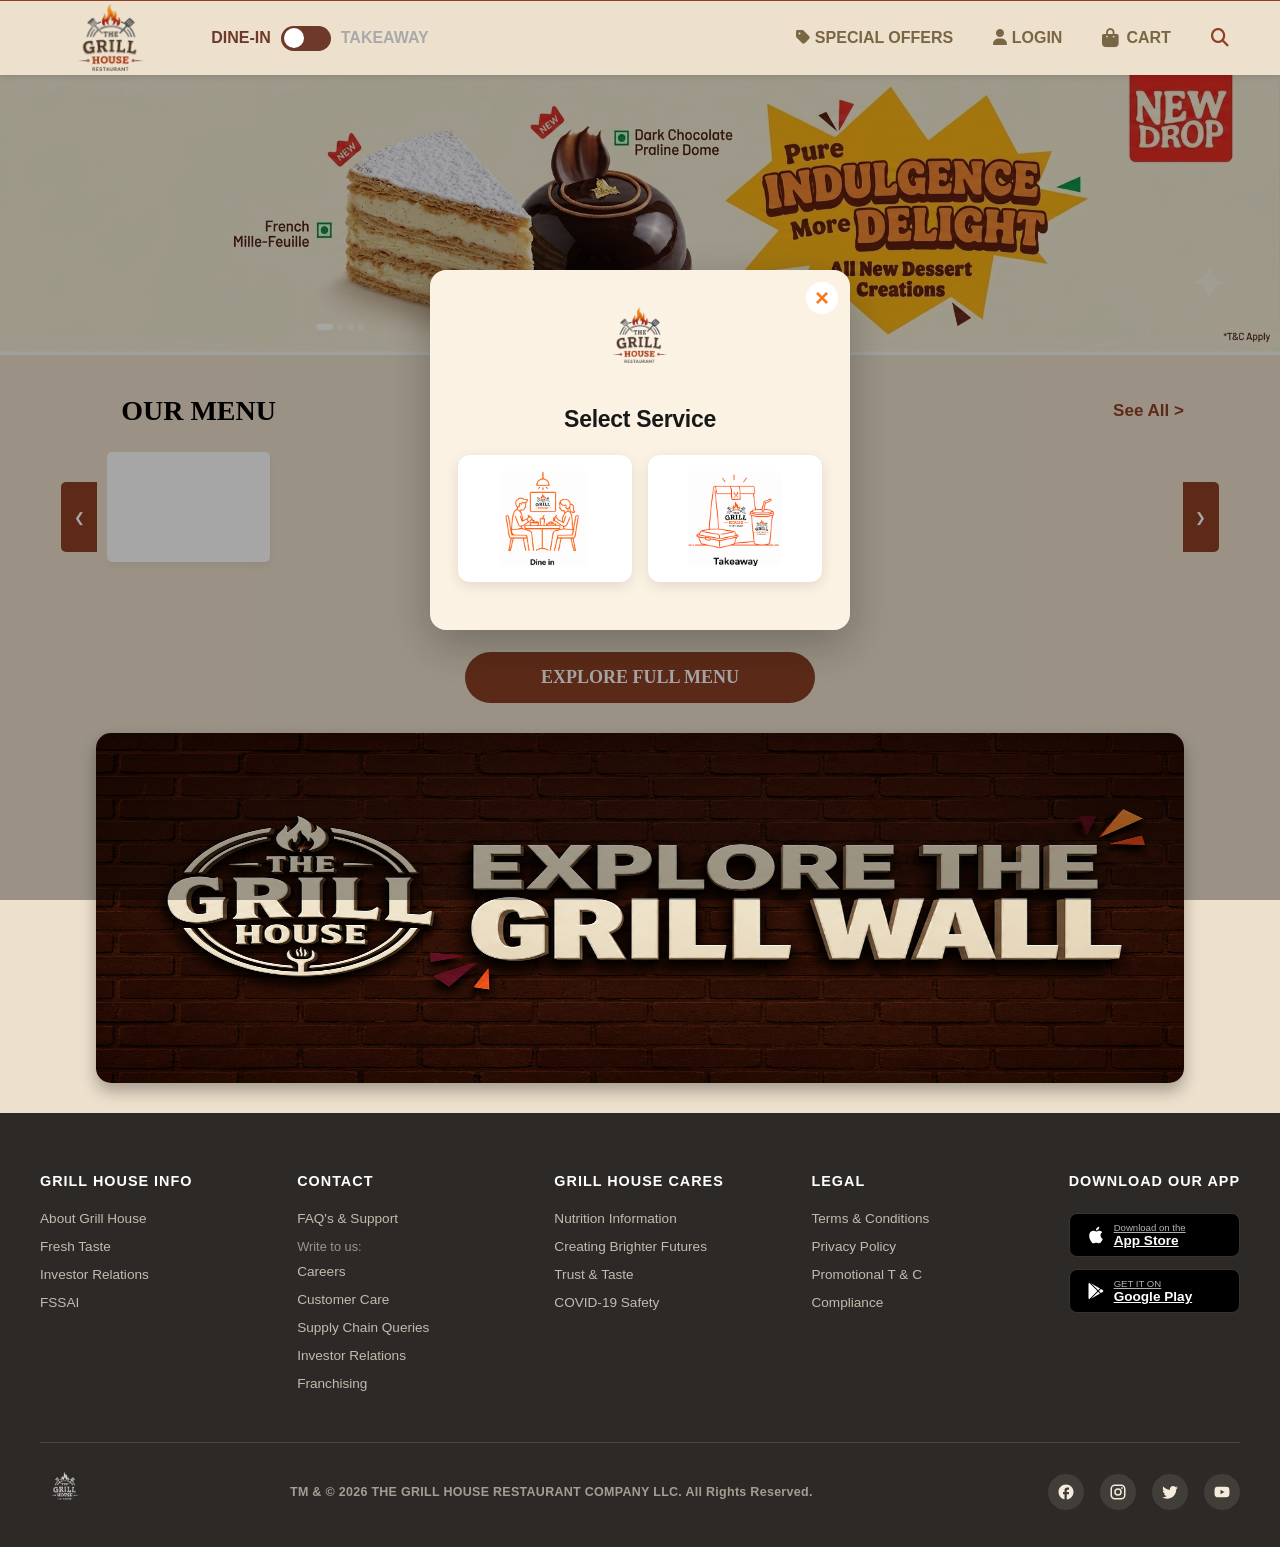
<file: index.html>
<!DOCTYPE html>
<html lang="en">
<head>
    <meta charset="UTF-8">
    <meta name="viewport" content="width=device-width, initial-scale=1.0">
    <title>The Grill House</title>
    <link href="https://fonts.googleapis.com/css2?family=Poppins:wght@400;500;600;700&display=swap" rel="stylesheet">
    <link rel="stylesheet" href="style.css">
    <link rel="stylesheet" href="los.css">    
    <link rel="stylesheet" href="https://cdnjs.cloudflare.com/ajax/libs/font-awesome/6.4.0/css/all.min.css">
</head>
<body>  
<!-- ================= LOGIN POPUP ================= -->
<div class="login-overlay" id="loginOverlay">
    <div class="login-popup">
        <button class="close-popup">&times;</button>
        <div class="login-logo">
            <img src="images/logo 1.png" alt="Logo">
        </div>
        <h2>Welcome</h2>
        <p class="login-text" id="loginMessage">
            Enter your mobile number to continue
        </p>
        <!-- Name (Only New Customer) -->
        <div class="input-box" id="nameBox" style="display:none;">
            <input type="text" id="txtName"placeholder="Enter your full name">
        </div>
        <!-- Mobile Number -->
        <div class="mobile-box" id="mobileBox">
            <span>+91</span>
            <input type="text" id="txtPhone"maxlength="10"placeholder="Enter mobile number">
        </div>
        <!-- OTP Box (Hidden) -->
        <div class="input-box" id="otpBox" style="display:none;">
            <input type="text"id="txtOTP"maxlength="6"placeholder="Enter 6 Digit OTP">
        </div>
        <!-- Main Button -->
        <button id="continueBtn">
            CONTINUE
        </button>
        <!-- Back Button -->
        <button id="backBtn" style="display:none;
                   margin-top:10px;
                   width:100%;
                   padding:12px;
                   border:none;
                   border-radius:8px;
                   cursor:pointer;
                   background:#ececec;">
            BACK
        </button>
      
        <div class="popup-footer">
            By continuing you agree to our
            <a href="#">Terms & Conditions</a>
            &
            <a href="#">Privacy Policy</a>
        </div>
    </div>
</div>

<div class="service-popup" id="servicePopup">

    <div class="popup-box">

      <button type="button" class="popup-close" onclick="closePopup()">
    &times;
</button>

        <img src="images/logo 1.png" class="popup-logo">

        <h2>Select Service</h2>

        <div class="service-cards">

            <!-- TAKEAWAY -->
            <div class="service-card"
                 id="takeawayCard"
                 onclick="selectService('takeaway')">

                <img src="images/pop1.png" alt="Takeaway">

            </div>

            <!-- DINE IN -->
            <div class="service-card"
                 id="dineCard"
                 onclick="selectService('dinein')">

                <img src="images/pop2.png" alt="Dine In">

            </div>

        </div>

    </div>

</div>

<nav class="navbar">
    <div class="nav-left">
        <img src="images/logo 1.png" alt="Logo" class="logo-img">
        <div class="toggle-container" onclick="toggleMode()">
            <span class="label-text">DINE-IN</span>
            <div id="switch" class="toggle-switch"></div>
            <span class="label-text">TAKEAWAY</span>
        </div>
    </div>
    
    <div class="nav-right">
        <span class="nav-item" onclick="window.location.href='special.html'"><i class="fas fa-tag"></i> SPECIAL OFFERS</span>
        <!-- <span class="nav-item"><i class="fas fa-chair"></i> TABLE ZONE</span> -->
        <span class="nav-item" id="loginBtn">
    <i class="fas fa-user"></i> LOGIN
</span>
        <span class="nav-item cart-nav" id="cartNav">
    <span class="cart-icon-wrapper">
        <i class="fas fa-shopping-bag"></i>
        <span id="navCartCount" class="nav-cart-badge">0</span>
    </span>
    <span>CART</span>
</span>
        <button class="search-btn" onclick="window.location.href='search.html'"><i class="fas fa-search"></i></button>
    </div>
</nav>

<section class="hero-slider">
    <div class="slide"><a href="menu.html?cat=Cakes%20%26%20Pastries"><img src="images/1.png" alt="Pizza"></a></div>
    <div class="slide"><a href="menu.html?cat=Beverages"><img src="images/2final.jpg" alt="Beverages"></a></div>
    <div class="slide"><a href="menu.html?cat=Combos"><img src="images/3.1.png" alt="Combos"></a></div>
    <div class="slide"><a href="menu.html?cat=Pizza"><img src="images/4.1.png" alt="Cakes & Pastries"></a></div>
</section>

<section class="menu-container">
    <div class="menu-header">
        <h2 class="menu-title">OUR MENU</h2>
        <a style="text-decoration: none;" href="menu.html">
        <span class="see-all">See All ></span>
        </a>
    </div>

    <!-- Main Wrapper -->
    <div class="menu-wrapper">
        <button class="arrow-btn-left" onclick="scrollMenu('left')">❮</button>

        <div class="menu-scroll" id="menuScroll">
            <!-- 10 Categories -->
             <div class="menu-item">
                <a style="text-decoration: none;" href="menu.html">
                
            </div></a>
                        
        </div>

        <button class="arrow-btn-right" onclick="scrollMenu('right')">❯</button>
    </div>
</section>

    <div class="explore-btn-container">
        <a href="menu.html">
        <button class="explore-btn">EXPLORE FULL MENU</button>
        </a>
    </div>
</section>

<!-- Grill House Promotional Banner -->
 <a href="about.html">
<section class="banner-container">
    <img src="images/banner.png" alt="Explore The Grill Wall" class="banner-image">
</section>
</a>

 <!-- ===== FOOTER ===== -->
    <footer class="footer">
      <div class="footer-content">
        <div class="footer-section">
          <h3>Grill House Info</h3>
          <ul>
            <li><a href="about.html">About Grill House</a></li>
            <li><a href="#">Fresh Taste</a></li>
            <li><a href="#">Investor Relations</a></li>
            <li><a href="#">FSSAI</a></li>
          </ul>
        </div>
        <div class="footer-section">
          <h3>Contact</h3>
          <ul>
            <li><a href="#">FAQ's &amp; Support</a></li>
            <li class="sub-label">Write to us:</li>
            <li><a href="#">Careers</a></li>
            <li><a href="#">Customer Care</a></li>
            <li><a href="#">Supply Chain Queries</a></li>
            <li><a href="#">Investor Relations</a></li>
            <li><a href="#">Franchising</a></li>
          </ul>
        </div>
        <div class="footer-section">
          <h3>Grill House Cares</h3>
          <ul>
            <li><a href="#">Nutrition Information</a></li>
            <li><a href="#">Creating Brighter Futures</a></li>
            <li><a href="#">Trust &amp; Taste</a></li>
            <li><a href="#">COVID-19 Safety</a></li>
          </ul>
        </div>
        <div class="footer-section">
          <h3>Legal</h3>
          <ul>
            <li><a href="#">Terms &amp; Conditions</a></li>
            <li><a href="#">Privacy Policy</a></li>
            <li><a href="#">Promotional T &amp; C</a></li>
            <li><a href="#">Compliance</a></li>
          </ul>
        </div>
        <div class="footer-apps">
          <h3>Download Our App</h3>
          <a href="#" class="app-badge" aria-label="Download on App Store">
            <svg viewBox="0 0 24 24"><path d="M18.71 19.5C17.88 20.74 17 21.95 15.66 21.97C14.32 22 13.89 21.2 12.37 21.2C10.84 21.2 10.37 21.95 9.1 22C7.79 22.05 6.8 20.68 5.96 19.47C4.25 17 2.94 12.45 4.7 9.39C5.57 7.87 7.13 6.91 8.82 6.88C10.1 6.86 11.32 7.75 12.11 7.75C12.89 7.75 14.37 6.68 15.92 6.84C16.57 6.87 18.39 7.1 19.56 8.82C19.47 8.88 17.39 10.1 17.41 12.63C17.44 15.65 20.06 16.66 20.09 16.67C20.06 16.74 19.67 18.11 18.71 19.5ZM13 3.5C13.73 2.67 14.94 2.04 15.94 2C16.07 3.17 15.6 4.35 14.9 5.19C14.21 6.04 13.07 6.7 11.95 6.61C11.8 5.46 12.36 4.26 13 3.5Z"/></svg>
            <div class="app-badge-text">
              <span>Download on the</span>
              <strong>App Store</strong>
            </div>
          </a>
          <a href="#" class="app-badge" aria-label="Get it on Google Play">
            <svg viewBox="0 0 24 24"><path d="M3 20.5V3.5C3 2.91 3.34 2.39 3.84 2.15L13.69 12L3.84 21.85C3.34 21.6 3 21.09 3 20.5ZM16.81 15.12L6.05 21.34L14.54 12.85L16.81 15.12ZM20.16 10.81C20.5 11.08 20.75 11.5 20.75 12C20.75 12.5 20.53 12.9 20.18 13.18L17.89 14.5L15.39 12L17.89 9.5L20.16 10.81ZM6.05 2.66L16.81 8.88L14.54 11.15L6.05 2.66Z"/></svg>
            <div class="app-badge-text">
              <span>GET IT ON</span>
              <strong>Google Play</strong>
            </div>
          </a>
        </div>
      </div>

      <div class="footer-bottom">
        <div class="footer-bottom-left">
          <img src="images/logo 1.png" alt="The Grill House Restaurant" class="footer-bottom-logo" />
          <span class="footer-copyright">TM & © 2026 THE GRILL HOUSE RESTAURANT COMPANY LLC. All Rights Reserved.</span>
        </div>
        <div class="footer-socials">
          <a href="#" class="social-icon" aria-label="Facebook">
            <svg viewBox="0 0 24 24"><path d="M22 12c0-5.52-4.48-10-10-10S2 6.48 2 12c0 4.84 3.44 8.87 8 9.8V15H8v-3h2V9.5C10 7.57 11.57 6 13.5 6H16v3h-2c-.55 0-1 .45-1 1v2h3v3h-3v6.95c5.05-.5 9-4.76 9-9.95z"/></svg>
          </a>
          <a href="#" class="social-icon" aria-label="Instagram">
            <svg viewBox="0 0 24 24"><path d="M7.8 2h8.4C19.4 2 22 4.6 22 7.8v8.4a5.8 5.8 0 0 1-5.8 5.8H7.8C4.6 22 2 19.4 2 16.2V7.8A5.8 5.8 0 0 1 7.8 2m-.2 2A3.6 3.6 0 0 0 4 7.6v8.8C4 18.39 5.61 20 7.6 20h8.8a3.6 3.6 0 0 0 3.6-3.6V7.6C20 5.61 18.39 4 16.4 4H7.6m9.65 1.5a1.25 1.25 0 1 1 0 2.5 1.25 1.25 0 0 1 0-2.5M12 7a5 5 0 1 1 0 10 5 5 0 0 1 0-10m0 2a3 3 0 1 0 0 6 3 3 0 0 0 0-6z"/></svg>
          </a>
          <a href="#" class="social-icon" aria-label="Twitter">
            <svg viewBox="0 0 24 24"><path d="M22.46 6c-.77.35-1.6.58-2.46.69.88-.53 1.56-1.37 1.88-2.38-.83.5-1.75.85-2.72 1.05C18.37 4.5 17.26 4 16 4c-2.35 0-4.27 1.92-4.27 4.29 0 .34.04.67.11.98C8.28 9.09 5.11 7.38 3 4.79c-.37.63-.58 1.37-.58 2.15 0 1.49.75 2.81 1.91 3.56-.71 0-1.37-.2-1.95-.5v.03c0 2.08 1.48 3.82 3.44 4.21a4.22 4.22 0 0 1-1.93.07 4.28 4.28 0 0 0 4 2.98 8.521 8.521 0 0 1-5.33 1.84c-.34 0-.68-.02-1.02-.06C3.44 20.29 5.7 21 8.12 21 16 21 20.33 14.46 20.33 8.79c0-.19 0-.37-.01-.56.84-.6 1.56-1.36 2.14-2.23z"/></svg>
          </a>
          <a href="#" class="social-icon" aria-label="YouTube">
            <svg viewBox="0 0 24 24"><path d="M10 15l5.19-3L10 9v6m11.56-7.83c.13.47.22 1.1.28 1.9.07.8.1 1.49.1 2.09L22 12c0 2.19-.16 3.8-.44 4.83-.25.9-.83 1.48-1.73 1.73-.47.13-1.33.22-2.65.28-1.3.07-2.49.1-3.59.1L12 19c-4.19 0-6.8-.16-7.83-.44-.9-.25-1.48-.83-1.73-1.73-.13-.47-.22-1.1-.28-1.9-.07-.8-.1-1.49-.1-2.09L2 12c0-2.19.16-3.8.44-4.83.25-.9.83-1.48 1.73-1.73.47-.13 1.33-.22 2.65-.28 1.3-.07 2.49-.1 3.59-.1L12 5c4.19 0 6.8.16 7.83.44.9.25 1.48.83 1.73 1.73z"/></svg>
          </a>
        </div>
      </div>
    </footer>

<script src="script.js"></script>
<script src="cart.js"></script>
<script src="php.js"></script>

<!-- Firebase Login -->
<!-- <script type="module" src="js/firebase-auth.js"></script> -->
<script type="module" src="js/firebase-login.js"></script>

</body>
</html>
</file>
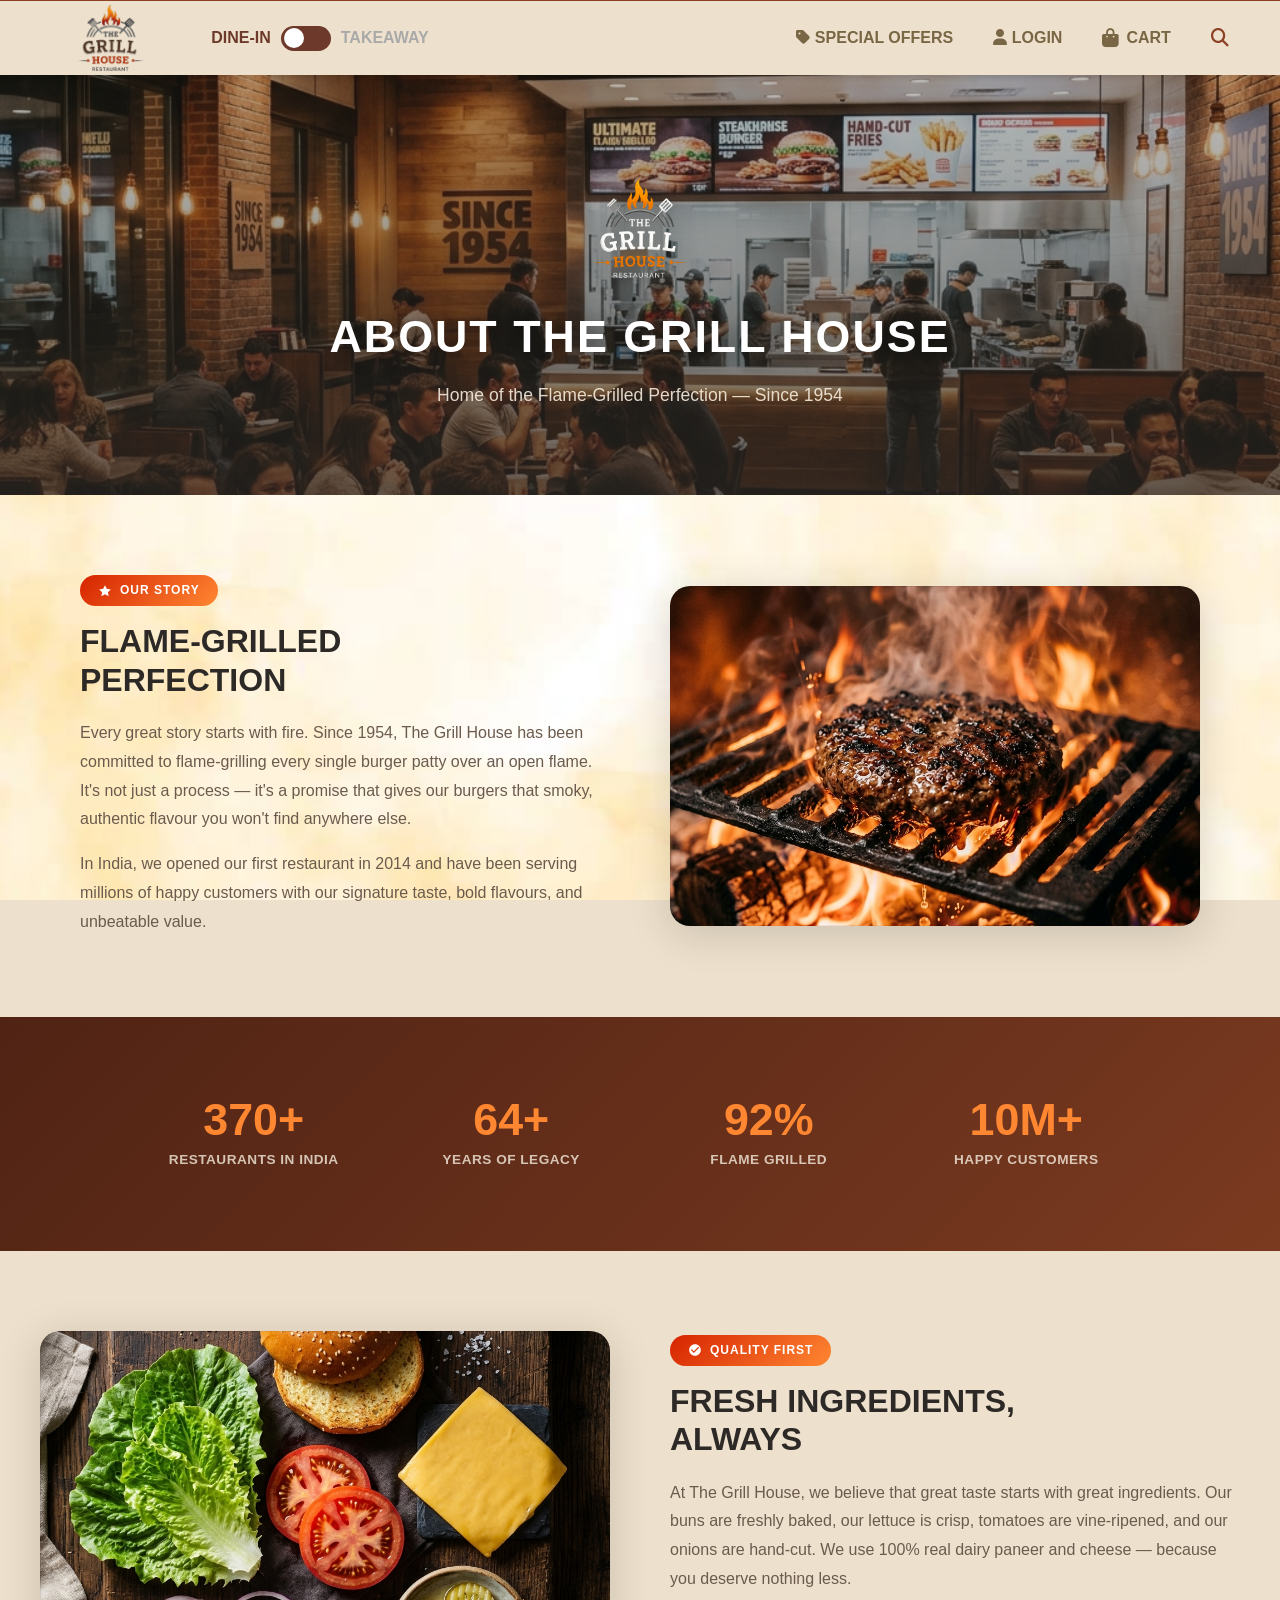
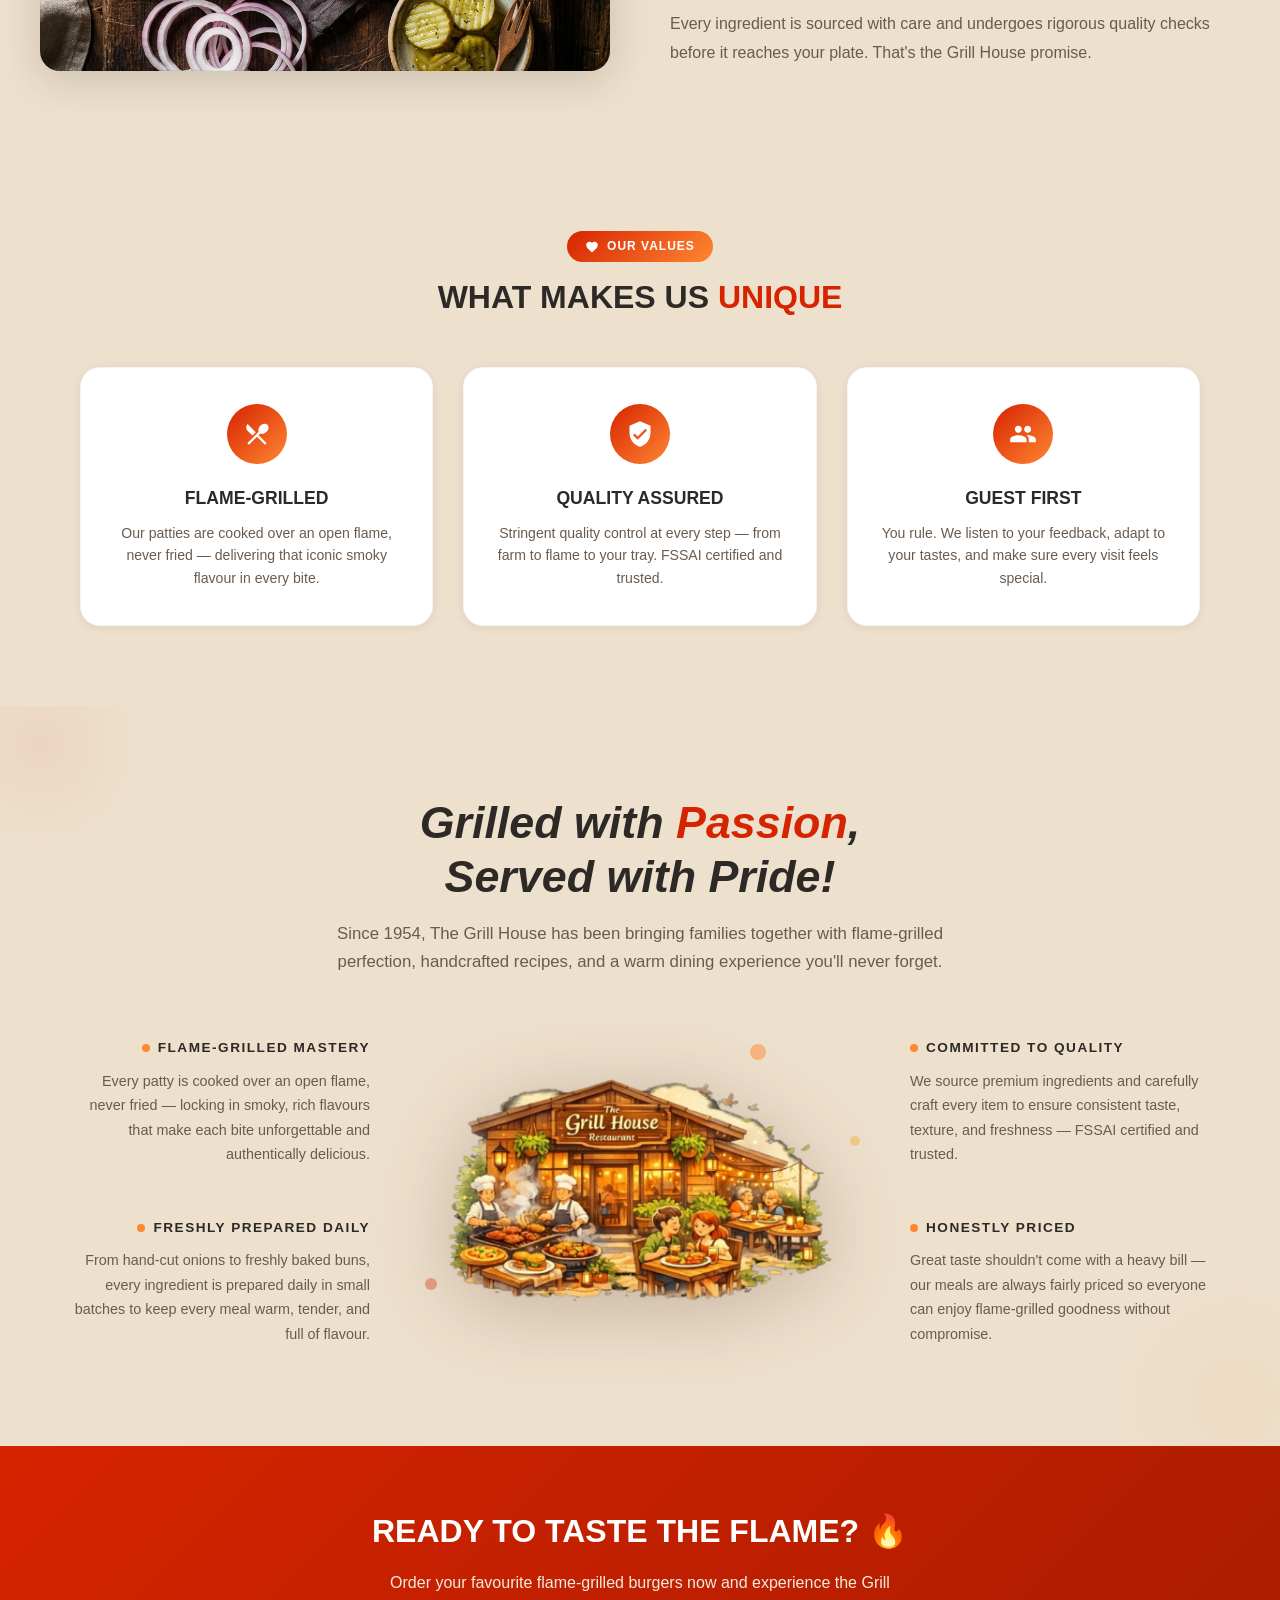
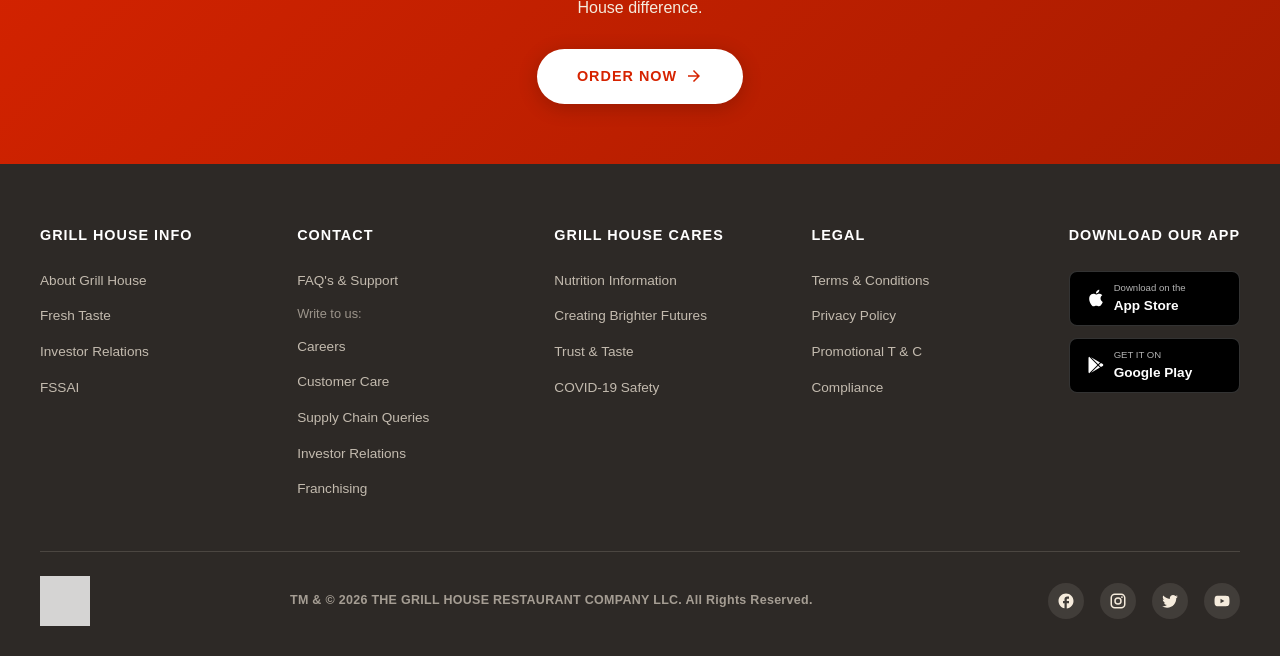
<file: about.html>
<!DOCTYPE html>
<html lang="en">
<head>
    <meta charset="UTF-8">
    <meta name="viewport" content="width=device-width, initial-scale=1.0">
    <title>The Grill House</title>
    <link href="https://fonts.googleapis.com/css2?family=Poppins:wght@400;500;600;700&display=swap" rel="stylesheet">
    <link rel="stylesheet" href="styles.css">
    <link rel="stylesheet" href="about.css">
    <link rel="stylesheet" href="los.css">
    <link rel="stylesheet" href="style.css">
    <link rel="stylesheet" href="https://cdnjs.cloudflare.com/ajax/libs/font-awesome/6.4.0/css/all.min.css">
</head>
<body>
  <!-- ================= LOGIN POPUP ================= -->
<div class="login-overlay" id="loginOverlay">
    <div class="login-popup">
        <button class="close-popup">&times;</button>
        <div class="login-logo">
            <img src="images/logo 1.png" alt="Logo">
        </div>
        <h2>Welcome</h2>
        <p class="login-text" id="loginMessage">
            Enter your mobile number to continue
        </p>
        <!-- Name (Only New Customer) -->
        <div class="input-box" id="nameBox" style="display:none;">
            <input type="text" id="txtName"placeholder="Enter your full name">
        </div>
        <!-- Mobile Number -->
        <div class="mobile-box" id="mobileBox">
            <span>+91</span>
            <input type="text" id="txtPhone"maxlength="10"placeholder="Enter mobile number">
        </div>
        <!-- OTP Box (Hidden) -->
        <div class="input-box" id="otpBox" style="display:none;">
            <input type="text"id="txtOTP"maxlength="6"placeholder="Enter 6 Digit OTP">
        </div>
        <!-- Main Button -->
        <button id="continueBtn">
            CONTINUE
        </button>
        <!-- Back Button -->
        <button id="backBtn" style="display:none;
                   margin-top:10px;
                   width:100%;
                   padding:12px;
                   border:none;
                   border-radius:8px;
                   cursor:pointer;
                   background:#ececec;">
            BACK
        </button>
      
        <div class="popup-footer">
            By continuing you agree to our
            <a href="#">Terms & Conditions</a>
            &
            <a href="#">Privacy Policy</a>
        </div>
    </div>
</div>
  <div class="about-page">
  <nav class="navbar">
    <div class="nav-left">
        <img src="images/logo 1.png" alt="Logo" class="logo-img">
        <div class="toggle-container" onclick="toggleMode()">
            <span class="label-text">DINE-IN</span>
            <div id="switch" class="toggle-switch"></div>
            <span class="label-text">TAKEAWAY</span>
        </div>
    </div>
    
    <div class="nav-right">
        <span class="nav-item" onclick="window.location.href='special.html'"><i class="fas fa-tag"></i> SPECIAL OFFERS</span>
        <!-- <span class="nav-item"><i class="fas fa-chair"></i> TABLE ZONE</span> -->
        <span class="nav-item" id="loginBtn">
    <i class="fas fa-user"></i> LOGIN
</span>
       <span class="nav-item cart-nav" id="cartNav">
    <span class="cart-icon-wrapper">
        <i class="fas fa-shopping-bag"></i>
        <span id="navCartCount" class="nav-cart-badge">0</span>
    </span>
    <span>CART</span>
</span>
        <button class="search-btn" onclick="window.location.href='search.html'"><i class="fas fa-search"></i></button>
    </div>
</nav>
    <!-- ===== MAIN CONTENT ===== -->
    <main class="about-main">
      <!-- Hero -->
      <section class="about-hero">
        <img src="assets/about-hero.png" alt="The Grill House Restaurant" class="about-hero-img" />
        <div class="about-hero-overlay">
          <img src="images/logo.png" alt="The Grill House Restaurant" class="hero-logo" />
          <h1>About The Grill House</h1>
          <p>Home of the Flame-Grilled Perfection — Since 1954</p>
        </div>
      </section>
      <!-- Our Story -->
      <section class="about-section reveal">
        <div class="content-row">
          <div class="content-text">
            <div class="section-badge">
              <svg viewBox="0 0 24 24"><path d="M12 2l3.09 6.26L22 9.27l-5 4.87 1.18 6.88L12 17.77l-6.18 3.25L7 14.14 2 9.27l6.91-1.01L12 2z"/></svg>
              Our Story
            </div>
            <h2 class="section-title">Flame-Grilled<br/>Perfection</h2>
            <p class="section-text">
              Every great story starts with fire. Since 1954, The Grill House has been committed to flame-grilling every single burger patty over an open flame. It's not just a process — it's a promise that gives our burgers that smoky, authentic flavour you won't find anywhere else.
            </p>
            <p class="section-text" style="margin-top: 16px;">
              In India, we opened our first restaurant in 2014 and have been serving millions of happy customers with our signature taste, bold flavours, and unbeatable value.
            </p>
          </div>
          <div class="content-image">
            <img src="assets/flame-grilled.png" alt="Flame-grilled burger patty" />
          </div>
        </div>
      </section>
      <!-- Stats -->
      <section class="stats-section">
        <div class="stats-grid reveal">
          <div class="stat-item">
            <div class="stat-number" data-target="400" data-suffix="+">0</div>
            <div class="stat-label">Restaurants in India</div>
          </div>
          <div class="stat-item">
            <div class="stat-number" data-target="70" data-suffix="+">0</div>
            <div class="stat-label">Years of Legacy</div>
          </div>
          <div class="stat-item">
            <div class="stat-number" data-target="100" data-suffix="%">0</div>
            <div class="stat-label">Flame Grilled</div>
          </div>
          <div class="stat-item">
            <div class="stat-number" data-target="11" data-suffix="M+">0</div>
            <div class="stat-label">Happy Customers</div>
          </div>
        </div>
      </section>
      <!-- Fresh Ingredients -->
      <section class="about-section alt-bg">
        <div class="about-section-inner reveal">
          <div class="content-row reverse">
            <div class="content-text">
              <div class="section-badge">
                <svg viewBox="0 0 24 24"><path d="M12 2C6.48 2 2 6.48 2 12s4.48 10 10 10 10-4.48 10-10S17.52 2 12 2zm-2 15l-5-5 1.41-1.41L10 14.17l7.59-7.59L19 8l-9 9z"/></svg>
                Quality First
              </div>
              <h2 class="section-title">Fresh Ingredients,<br/>Always</h2>
              <p class="section-text">
                At The Grill House, we believe that great taste starts with great ingredients. Our buns are freshly baked, our lettuce is crisp, tomatoes are vine-ripened, and our onions are hand-cut. We use 100% real dairy paneer and cheese — because you deserve nothing less.
              </p>
              <p class="section-text" style="margin-top: 16px;">
                Every ingredient is sourced with care and undergoes rigorous quality checks before it reaches your plate. That's the Grill House promise.
              </p>
            </div>
            <div class="content-image">
              <img src="assets/fresh-ingredients.png" alt="Fresh burger ingredients" />
            </div>
          </div>
        </div>
      </section>
      <!-- Our Values -->
      <section class="about-section">
        <div style="text-align: center;" class="reveal">
          <div class="section-badge" style="margin: 0 auto 16px;">
            <svg viewBox="0 0 24 24"><path d="M12 21.35l-1.45-1.32C5.4 15.36 2 12.28 2 8.5 2 5.42 4.42 3 7.5 3c1.74 0 3.41.81 4.5 2.09C13.09 3.81 14.76 3 16.5 3 19.58 3 22 5.42 22 8.5c0 3.78-3.4 6.86-8.55 11.54L12 21.35z"/></svg>
            Our Values
          </div>
          <h2 class="section-title" style="text-align: center;">What Makes Us <span style="color: var(--bk-red);">Unique</span></h2>
        </div>
        <div class="values-grid">
          <div class="value-card reveal">
            <div class="value-icon">
              <svg viewBox="0 0 24 24"><path d="M8.1 13.34l2.83-2.83L3.91 3.5a4.008 4.008 0 0 0 0 5.66l4.19 4.18zm6.78-1.81c1.53.71 3.68.21 5.27-1.38 1.91-1.91 2.28-4.65.81-6.12-1.46-1.46-4.2-1.1-6.12.81-1.59 1.59-2.09 3.74-1.38 5.27L3.7 19.87l1.41 1.41L12 14.41l6.88 6.88 1.41-1.41L13.41 13l1.47-1.47z"/></svg>
            </div>
            <h3>Flame-Grilled</h3>
            <p>Our patties are cooked over an open flame, never fried — delivering that iconic smoky flavour in every bite.</p>
          </div>
          <div class="value-card reveal">
            <div class="value-icon">
              <svg viewBox="0 0 24 24"><path d="M12 1L3 5v6c0 5.55 3.84 10.74 9 12 5.16-1.26 9-6.45 9-12V5l-9-4zm-2 16l-4-4 1.41-1.41L10 14.17l6.59-6.59L18 9l-8 8z"/></svg>
            </div>
            <h3>Quality Assured</h3>
            <p>Stringent quality control at every step — from farm to flame to your tray. FSSAI certified and trusted.</p>
          </div>
          <div class="value-card reveal">
            <div class="value-icon">
              <svg viewBox="0 0 24 24"><path d="M16 11c1.66 0 2.99-1.34 2.99-3S17.66 5 16 5c-1.66 0-3 1.34-3 3s1.34 3 3 3zm-8 0c1.66 0 2.99-1.34 2.99-3S9.66 5 8 5C6.34 5 5 6.34 5 8s1.34 3 3 3zm0 2c-2.33 0-7 1.17-7 3.5V19h14v-2.5c0-2.33-4.67-3.5-7-3.5zm8 0c-.29 0-.62.02-.97.05 1.16.84 1.97 1.97 1.97 3.45V19h6v-2.5c0-2.33-4.67-3.5-7-3.5z"/></svg>
            </div>
            <h3>Guest First</h3>
            <p>You rule. We listen to your feedback, adapt to your tastes, and make sure every visit feels special.</p>
          </div>
        </div>
      </section>
      <!-- Grilled with Passion Section -->
      <section class="passion-section">
        <div class="passion-header reveal">
          <h2>Grilled with <span>Passion</span>,<br/>Served with Pride!</h2>
          <p class="passion-subtitle">
            Since 1954, The Grill House has been bringing families together with flame-grilled perfection,
            handcrafted recipes, and a warm dining experience you'll never forget.
          </p>
        </div>
        <div class="passion-layout reveal">
          <!-- Left Features -->
          <div class="passion-features-left">
            <div class="passion-feature">
              <h3><span class="feature-dot"></span> Flame-Grilled Mastery</h3>
              <p>
                Every patty is cooked over an open flame, never fried — locking in smoky, rich flavours that
                make each bite unforgettable and authentically delicious.
              </p>
            </div>
            <div class="passion-feature">
              <h3><span class="feature-dot"></span> Freshly Prepared Daily</h3>
              <p>
                From hand-cut onions to freshly baked buns, every ingredient is prepared daily in small batches
                to keep every meal warm, tender, and full of flavour.
              </p>
            </div>
          </div>
          <!-- Center Image -->
          <div class="passion-center">
            <img src="assets/grillhouse-illustration.png" alt="The Grill House Restaurant Illustration" class="passion-center-img" />
            <span class="deco-spark"></span>
            <span class="deco-spark"></span>
            <span class="deco-spark"></span>
          </div>
          <!-- Right Features -->
          <div class="passion-features-right">
            <div class="passion-feature">
              <h3><span class="feature-dot"></span> Committed to Quality</h3>
              <p>
                We source premium ingredients and carefully craft every item to ensure consistent taste,
                texture, and freshness — FSSAI certified and trusted.
              </p>
            </div>
            <div class="passion-feature">
              <h3><span class="feature-dot"></span> Honestly Priced</h3>
              <p>
                Great taste shouldn't come with a heavy bill — our meals are always fairly priced so everyone
                can enjoy flame-grilled goodness without compromise.
              </p>
            </div>
          </div>
        </div>
      </section>
      <!-- CTA -->
      <section class="cta-banner">
        <h2 class="reveal">Ready to Taste the Flame? 🔥</h2>
        <p class="reveal">Order your favourite flame-grilled burgers now and experience the Grill House difference.</p>
        <a href="menu.html" class="cta-btn reveal">
          Order Now
          <svg width="18" height="18" viewBox="0 0 24 24" fill="currentColor"><path d="M12 4l-1.41 1.41L16.17 11H4v2h12.17l-5.58 5.59L12 20l8-8z"/></svg>
        </a>
      </section>
    </main>
    <!-- ===== FOOTER ===== -->
    <footer class="footer">
      <div class="footer-content">
        <div class="footer-section">
          <h3>Grill House Info</h3>
          <ul>
            <li><a href="about.html">About Grill House</a></li>
            <li><a href="#">Fresh Taste</a></li>
            <li><a href="#">Investor Relations</a></li>
            <li><a href="#">FSSAI</a></li>
          </ul>
        </div>
        <div class="footer-section">
          <h3>Contact</h3>
          <ul>
            <li><a href="#">FAQ's &amp; Support</a></li>
            <li class="sub-label">Write to us:</li>
            <li><a href="#">Careers</a></li>
            <li><a href="#">Customer Care</a></li>
            <li><a href="#">Supply Chain Queries</a></li>
            <li><a href="#">Investor Relations</a></li>
            <li><a href="#">Franchising</a></li>
          </ul>
        </div>
        <div class="footer-section">
          <h3>Grill House Cares</h3>
          <ul>
            <li><a href="#">Nutrition Information</a></li>
            <li><a href="#">Creating Brighter Futures</a></li>
            <li><a href="#">Trust &amp; Taste</a></li>
            <li><a href="#">COVID-19 Safety</a></li>
          </ul>
        </div>
        <div class="footer-section">
          <h3>Legal</h3>
          <ul>
            <li><a href="#">Terms &amp; Conditions</a></li>
            <li><a href="#">Privacy Policy</a></li>
            <li><a href="#">Promotional T &amp; C</a></li>
            <li><a href="#">Compliance</a></li>
          </ul>
        </div>
        <div class="footer-apps">
          <h3>Download Our App</h3>
          <a href="#" class="app-badge" aria-label="Download on App Store">
            <svg viewBox="0 0 24 24"><path d="M18.71 19.5C17.88 20.74 17 21.95 15.66 21.97C14.32 22 13.89 21.2 12.37 21.2C10.84 21.2 10.37 21.95 9.1 22C7.79 22.05 6.8 20.68 5.96 19.47C4.25 17 2.94 12.45 4.7 9.39C5.57 7.87 7.13 6.91 8.82 6.88C10.1 6.86 11.32 7.75 12.11 7.75C12.89 7.75 14.37 6.68 15.92 6.84C16.57 6.87 18.39 7.1 19.56 8.82C19.47 8.88 17.39 10.1 17.41 12.63C17.44 15.65 20.06 16.66 20.09 16.67C20.06 16.74 19.67 18.11 18.71 19.5ZM13 3.5C13.73 2.67 14.94 2.04 15.94 2C16.07 3.17 15.6 4.35 14.9 5.19C14.21 6.04 13.07 6.7 11.95 6.61C11.8 5.46 12.36 4.26 13 3.5Z"/></svg>
            <div class="app-badge-text">
              <span>Download on the</span>
              <strong>App Store</strong>
            </div>
          </a>
          <a href="#" class="app-badge" aria-label="Get it on Google Play">
            <svg viewBox="0 0 24 24"><path d="M3 20.5V3.5C3 2.91 3.34 2.39 3.84 2.15L13.69 12L3.84 21.85C3.34 21.6 3 21.09 3 20.5ZM16.81 15.12L6.05 21.34L14.54 12.85L16.81 15.12ZM20.16 10.81C20.5 11.08 20.75 11.5 20.75 12C20.75 12.5 20.53 12.9 20.18 13.18L17.89 14.5L15.39 12L17.89 9.5L20.16 10.81ZM6.05 2.66L16.81 8.88L14.54 11.15L6.05 2.66Z"/></svg>
            <div class="app-badge-text">
              <span>GET IT ON</span>
              <strong>Google Play</strong>
            </div>
          </a>
        </div>
      </div>
      <div class="footer-bottom">
        <div class="footer-bottom-left">
          <img src="assets/logo.png" alt="The Grill House Restaurant" class="footer-bottom-logo" />
          <span class="footer-copyright">TM & © 2026 THE GRILL HOUSE RESTAURANT COMPANY LLC. All Rights Reserved.</span>
        </div>
        <div class="footer-socials">
          <a href="#" class="social-icon" aria-label="Facebook">
            <svg viewBox="0 0 24 24"><path d="M22 12c0-5.52-4.48-10-10-10S2 6.48 2 12c0 4.84 3.44 8.87 8 9.8V15H8v-3h2V9.5C10 7.57 11.57 6 13.5 6H16v3h-2c-.55 0-1 .45-1 1v2h3v3h-3v6.95c5.05-.5 9-4.76 9-9.95z"/></svg>
          </a>
          <a href="#" class="social-icon" aria-label="Instagram">
            <svg viewBox="0 0 24 24"><path d="M7.8 2h8.4C19.4 2 22 4.6 22 7.8v8.4a5.8 5.8 0 0 1-5.8 5.8H7.8C4.6 22 2 19.4 2 16.2V7.8A5.8 5.8 0 0 1 7.8 2m-.2 2A3.6 3.6 0 0 0 4 7.6v8.8C4 18.39 5.61 20 7.6 20h8.8a3.6 3.6 0 0 0 3.6-3.6V7.6C20 5.61 18.39 4 16.4 4H7.6m9.65 1.5a1.25 1.25 0 1 1 0 2.5 1.25 1.25 0 0 1 0-2.5M12 7a5 5 0 1 1 0 10 5 5 0 0 1 0-10m0 2a3 3 0 1 0 0 6 3 3 0 0 0 0-6z"/></svg>
          </a>
          <a href="#" class="social-icon" aria-label="Twitter">
            <svg viewBox="0 0 24 24"><path d="M22.46 6c-.77.35-1.6.58-2.46.69.88-.53 1.56-1.37 1.88-2.38-.83.5-1.75.85-2.72 1.05C18.37 4.5 17.26 4 16 4c-2.35 0-4.27 1.92-4.27 4.29 0 .34.04.67.11.98C8.28 9.09 5.11 7.38 3 4.79c-.37.63-.58 1.37-.58 2.15 0 1.49.75 2.81 1.91 3.56-.71 0-1.37-.2-1.95-.5v.03c0 2.08 1.48 3.82 3.44 4.21a4.22 4.22 0 0 1-1.93.07 4.28 4.28 0 0 0 4 2.98 8.521 8.521 0 0 1-5.33 1.84c-.34 0-.68-.02-1.02-.06C3.44 20.29 5.7 21 8.12 21 16 21 20.33 14.46 20.33 8.79c0-.19 0-.37-.01-.56.84-.6 1.56-1.36 2.14-2.23z"/></svg>
          </a>
          <a href="#" class="social-icon" aria-label="YouTube">
            <svg viewBox="0 0 24 24"><path d="M10 15l5.19-3L10 9v6m11.56-7.83c.13.47.22 1.1.28 1.9.07.8.1 1.49.1 2.09L22 12c0 2.19-.16 3.8-.44 4.83-.25.9-.83 1.48-1.73 1.73-.47.13-1.33.22-2.65.28-1.3.07-2.49.1-3.59.1L12 19c-4.19 0-6.8-.16-7.83-.44-.9-.25-1.48-.83-1.73-1.73-.13-.47-.22-1.1-.28-1.9-.07-.8-.1-1.49-.1-2.09L2 12c0-2.19.16-3.8.44-4.83.25-.9.83-1.48 1.73-1.73.47-.13 1.33-.22 2.65-.28 1.3-.07 2.49-.1 3.59-.1L12 5c4.19 0 6.8.16 7.83.44.9.25 1.48.83 1.73 1.73z"/></svg>
          </a>
        </div>
      </div>
    </footer>
  </div>
  <script src="cart.js"></script>
<script src="script.js"></script>
<script src="js/firebase-login.js"></script>
</body>
</html>
</file>
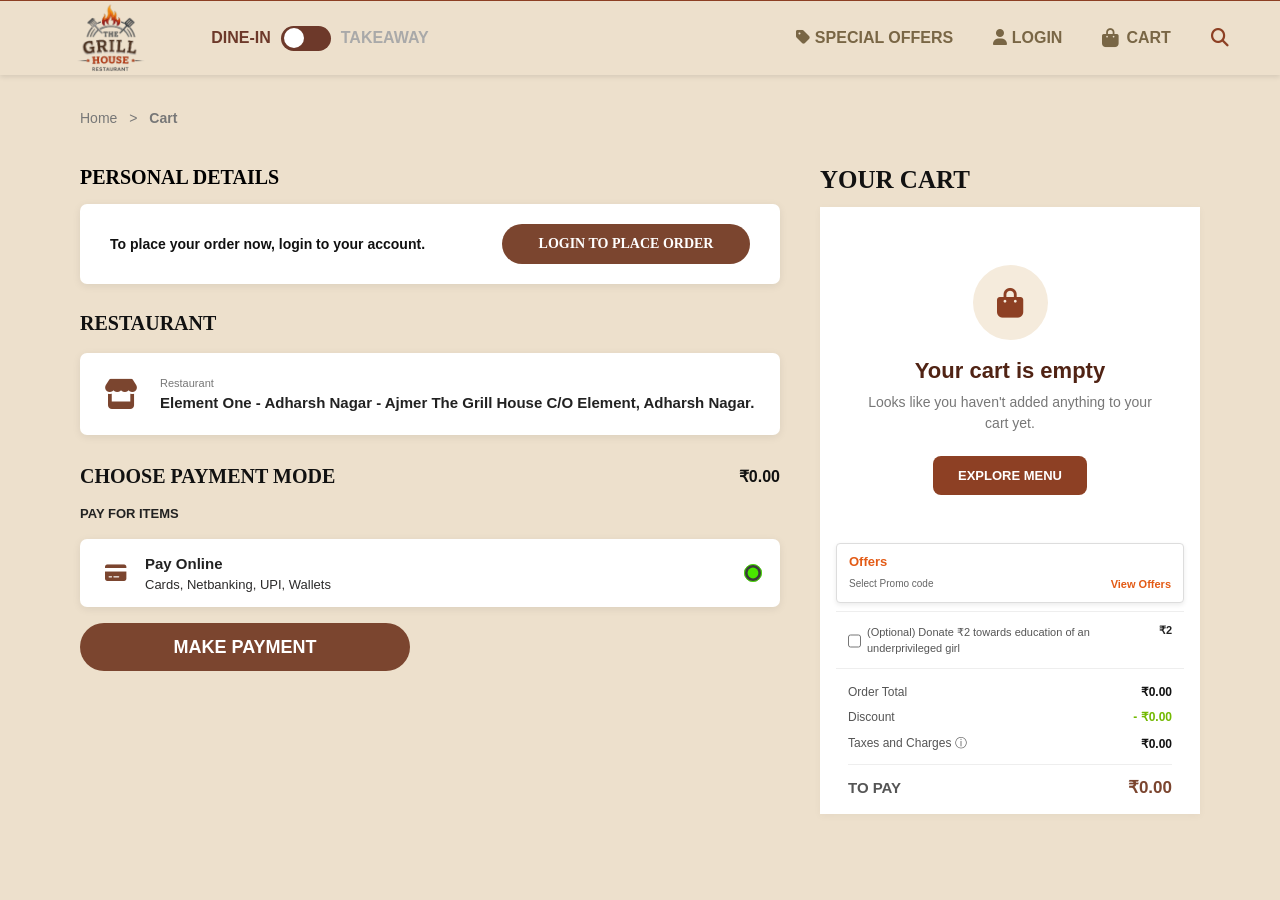
<file: checkout.html>
<!DOCTYPE html>
<html lang="en">
<head>
    <meta charset="UTF-8">
    <meta name="viewport" content="width=device-width, initial-scale=1.0">
    <title>The Grill House</title>
    <link href="https://fonts.googleapis.com/css2?family=Poppins:wght@400;500;600;700&display=swap" rel="stylesheet">
    <link rel="stylesheet" href="https://cdnjs.cloudflare.com/ajax/libs/font-awesome/6.4.0/css/all.min.css">
    <link rel="stylesheet" href="style.css">
    <link rel="stylesheet" href="los.css">    
    <link rel="stylesheet" href="checkout.css">
</head>
<body>  
<!-- ================= LOGIN POPUP ================= -->
<div class="login-overlay" id="loginOverlay">
    <div class="login-popup">
        <button class="close-popup">&times;</button>
        <div class="login-logo">
            <img src="images/logo 1.png" alt="Logo">
        </div>
        <h2>Welcome</h2>
        <p class="login-text" id="loginMessage">
            Enter your mobile number to continue
        </p>
        <!-- Name (Only New Customer) -->
        <div class="input-box" id="nameBox" style="display:none;">
            <input type="text" id="txtName"placeholder="Enter your full name">
        </div>
        <!-- Mobile Number -->
        <div class="mobile-box" id="mobileBox">
            <span>+91</span>
            <input type="text" id="txtPhone"maxlength="10"placeholder="Enter mobile number">
        </div>
        <!-- OTP Box (Hidden) -->
        <div class="input-box" id="otpBox" style="display:none;">
            <input type="text"id="txtOTP"maxlength="6"placeholder="Enter 6 Digit OTP">
        </div>
        <!-- Main Button -->
        <button id="continueBtn">
            CONTINUE
        </button>
        <!-- Back Button -->
        <button id="backBtn" style="display:none;
                   margin-top:10px;
                   width:100%;
                   padding:12px;
                   border:none;
                   border-radius:8px;
                   cursor:pointer;
                   background:#ececec;">
            BACK
        </button>
      
        <div class="popup-footer">
            By continuing you agree to our
            <a href="#">Terms & Conditions</a>
            &
            <a href="#">Privacy Policy</a>
        </div>
    </div>
</div>
<nav class="navbar">
    <div class="nav-left">
        <img src="images/logo 1.png" alt="Logo" class="logo-img">
        <div class="toggle-container" onclick="toggleMode()">
            <span class="label-text">DINE-IN</span>
            <div id="switch" class="toggle-switch"></div>
            <span class="label-text">TAKEAWAY</span>
        </div>
    </div>
    
    <div class="nav-right">
        <span class="nav-item" onclick="window.location.href='special.html'"><i class="fas fa-tag"></i> SPECIAL OFFERS</span>
        <!-- <span class="nav-item"><i class="fas fa-chair"></i> TABLE ZONE</span> -->
        <span class="nav-item" id="loginBtn">
    <i class="fas fa-user"></i> LOGIN
</span>
       <span class="nav-item cart-nav" id="cartNav">
    <span class="cart-icon-wrapper">
        <i class="fas fa-shopping-bag"></i>
        <span id="navCartCount" class="nav-cart-badge">0</span>
    </span>
    <span>CART</span>
</span>
        <button class="search-btn" onclick="window.location.href='search.html'"><i class="fas fa-search"></i></button>
    </div>
</nav>


<!-- =========================================
     CART / CHECKOUT PAGE
========================================= -->

<div class="cart-page">

    <!-- =====================================
         LEFT SIDE
    ====================================== -->

    <div class="cart-left">

        <!-- BREADCRUMB -->
        <div class="breadcrumb">

            <a href="index.html">Home</a>

            <span>></span>

            <b>Cart</b>

        </div>
<!-- ================= PERSONAL DETAILS ================= -->

<div class="customer-details">

    <h2>PERSONAL DETAILS</h2>

    <div class="customer-card">

        <span id="customerInfo">
            TO PLACE YOUR ORDER NOW, LOGIN TO YOUR ACCOUNT.
        </span>

        <button
            type="button"
            id="cartLoginBtn">
            LOGIN TO PLACE ORDER
        </button>

    </div>

</div>

        <!-- RESTAURANT -->
        <div class="restaurant-section">

            <h2>RESTAURANT</h2>

            <div class="restaurant-card">

                <div class="restaurant-icon">

                    <i class="fas fa-store"></i>

                </div>

                <div class="restaurant-info">

                    <span>Restaurant</span>

                    <p>
                        Element One - Adharsh Nagar - Ajmer
                        The Grill House C/O Element,
                        Adharsh Nagar.
                    </p>

                </div>

            </div>

        </div>


        <!-- PAYMENT -->
        <div class="payment-section">

            <div class="payment-heading">

                <h2>
                    CHOOSE PAYMENT MODE
                </h2>

                <strong id="paymentAmount">
                    ₹355.96
                </strong>

            </div>


            <h3>
                PAY FOR ITEMS
            </h3>


            <div class="payment-card">

                <div class="payment-icon">

                    <i class="fas fa-credit-card"></i>

                </div>


                <div class="payment-info">

                    <strong>
                        Pay Online
                    </strong>

                    <span>
                        Cards, Netbanking, UPI, Wallets
                    </span>

                </div>


                <div class="payment-radio">

                    <input
                        type="radio"
                        name="paymentMethod"
                        value="online"
                        checked
                    >

                </div>

            </div>


           
<button
    class="make-payment-btn"
    id="makePaymentBtn"
    >

    MAKE PAYMENT

</button>
        </div>

    </div>


    <!-- =====================================
         RIGHT SIDE
    ====================================== -->

    <div class="checkout-right">

        <!-- YOUR CART TITLE -->

        <h2 class="your-cart-title">
            YOUR CART
        </h2>


        <!-- CART BOX -->

        <div class="cart-box">

            <div id="checkoutCartItems">

                <!-- CART ITEMS JS SE AAYENGE -->

            </div>

            <!-- CROWN + TABLE -->

          <!-- =========================================
     QR TABLE NUMBER
========================================= -->

<div
    class="cart-options"
    id="qrTableOption"
    style="display:none;"
>

    <div class="table-box">

        <span class="option-icon">
            ▣
        </span>

        <div>

            <strong>
                Table No.
            </strong>

            <small id="checkoutTableNumber">
                --
            </small>

        </div>

    </div>

</div>

        <!-- =================================
             OFFERS
        ================================== -->

        <div class="offers-box">

            <strong>
                Offers
            </strong>

            <div class="offers-row">

                <span>
                    Select Promo code
                </span>

              <a href="offer.html"> <button>
                    View Offers
                </button></a> 

            </div>

        </div>


        <!-- =================================
             DONATION
        ================================== -->

        <div class="donation-box">

            <div class="donation-left">

                <input
                    type="checkbox"
                    id="donation"
                >

                <label for="donation">

                    (Optional) Donate ₹2 towards education
                    of an underprivileged girl

                                      
                </label>

            </div>


            <strong>
                ₹2
            </strong>

        </div>


        <!-- =================================
             BILL SUMMARY
        ================================== -->

        <div class="bill-summary">

            <div class="bill-row">

                <span>
                    Order Total
                </span>

                <strong id="orderTotal">
                    ₹409.00
                </strong>

            </div>


            <div class="bill-row discount">

                <span>
                    Discount
                </span>

                <strong id="discountAmount">
                    - ₹70.00
                </strong>

            </div>


            <div class="bill-row">

                <span>
                    Taxes and Charges ⓘ
                </span>

                <strong id="taxAmount">
                    ₹16.96
                </strong>

            </div>


            <div class="bill-divider"></div>


            <div class="bill-row final-total">

                <span>
                    TO PAY
                </span>

                <strong id="finalAmount">
                    ₹355.96
                </strong>

            </div>

        </div>

    </div>

</div>
<!-- ================= PAYMENT POPUP ================= -->

<div class="payment-overlay" id="paymentOverlay">

    <div class="payment-popup">

        <button class="payment-close" id="paymentClose">
            &times;
        </button>

        <h2>CHOOSE PAYMENT METHOD</h2>

        <p>Select how you want to pay</p>

        <div class="payment-options">

            <!-- CARD -->

            <label class="payment-option">

                <input
                    type="radio"
                    name="selectedPayment"
                    value="card"
                >

                <div class="payment-option-content">

                    <i class="fas fa-credit-card"></i>

                    <div>
                        <strong>CARD</strong>
                        <span>Pay using Debit / Credit Card</span>
                    </div>

                </div>

            </label>


            <!-- UPI -->

            <label class="payment-option">

                <input
                    type="radio"
                    name="selectedPayment"
                    value="upi"
                >

                <div class="payment-option-content">

                    <i class="fas fa-mobile-screen-button"></i>

                    <div>
                        <strong>UPI</strong>
                        <span>Pay using UPI</span>
                    </div>

                </div>

            </label>

        </div>


        <button
            class="confirm-payment-btn"
            id="confirmPaymentBtn">

            CONFIRM

        </button>

    </div>

</div>
 <script src="script.js"></script>
<script src="cart.js"></script>
<script src="php.js"></script>
<script src="checkout.js"></script>
<script type="module" src="js/firebase-login.js"></script>

</body>
</html>
</file>
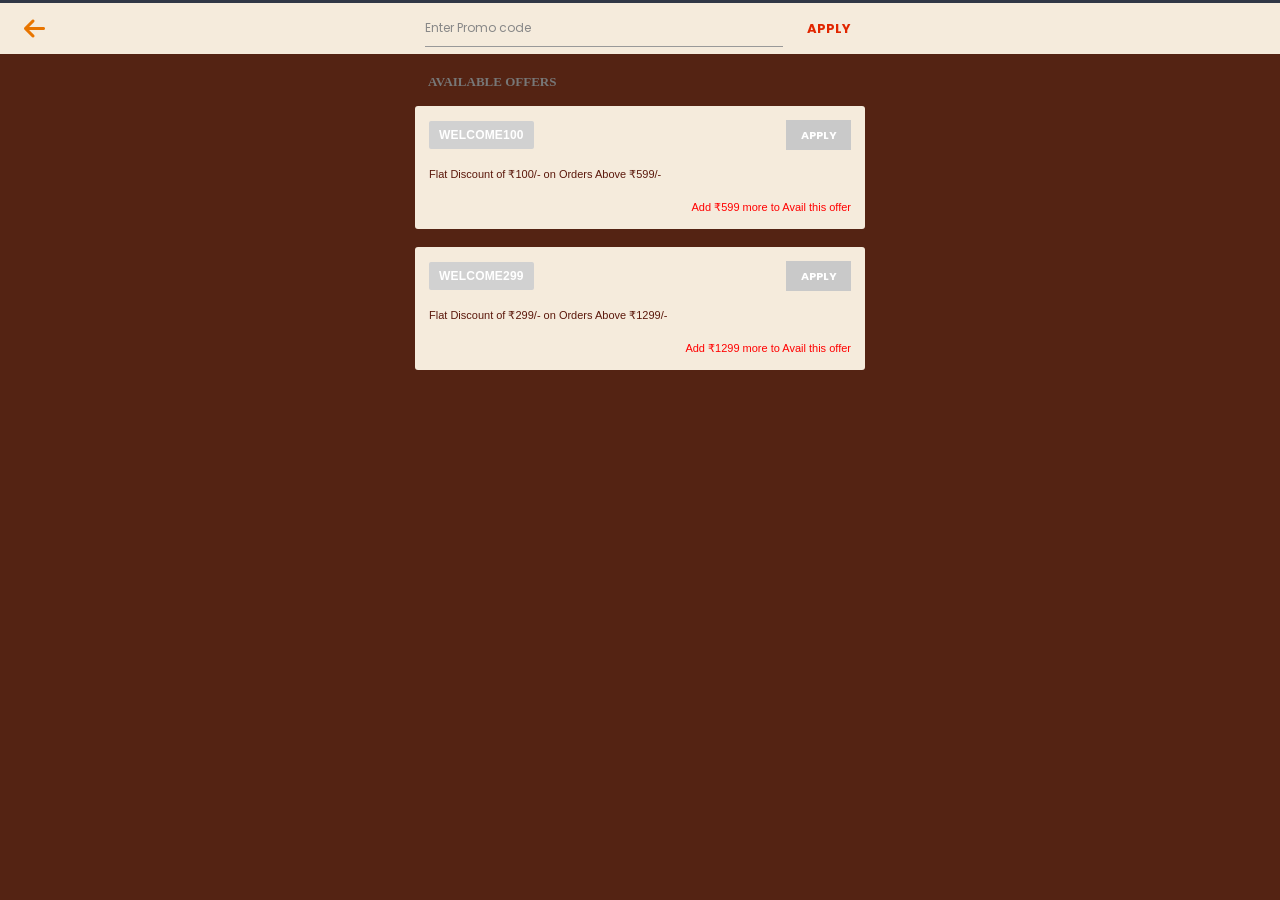
<file: offer.html>
<!DOCTYPE html>
<html lang="en">

<head>

    <meta charset="UTF-8">

    <meta
        name="viewport"
        content="width=device-width, initial-scale=1.0">

    <title>Offers - The Grill House</title>

    <link
        href="https://fonts.googleapis.com/css2?family=Poppins:wght@400;500;600;700&display=swap"
        rel="stylesheet">

    <link
        rel="stylesheet"
        href="https://cdnjs.cloudflare.com/ajax/libs/font-awesome/6.4.0/css/all.min.css">

    <link rel="stylesheet" href="style.css">
    <link rel="stylesheet" href="offer.css">

</head>


<body>


    <!-- =========================================
         OFFERS HEADER
    ========================================== -->

    <div class="offers-header">

        <button
            type="button"
            class="offers-back"
            onclick="window.location.href='checkout.html'">

            <i class="fas fa-arrow-left"></i>

        </button>


        <div class="promo-code-box">

            <input
                type="text"
                id="promoCodeInput"
                placeholder="Enter Promo code"
                autocomplete="off">

            <button
                type="button"
                id="applyPromoBtn">

                APPLY

            </button>

        </div>

    </div>



    <!-- =========================================
         OFFERS CONTENT
    ========================================== -->

    <div class="offers-page">


        <div class="offers-container">


            <h3 class="offers-title">
                AVAILABLE OFFERS
            </h3>


            <!-- =====================================
                 WELCOME 100
            ====================================== -->

            <div
                class="offer-card"
                id="offerWelcome100">


                <div class="offer-card-top">


                    <span class="offer-code">
                        WELCOME100
                    </span>


                    <button
                        type="button"
                        class="offer-apply-btn"
                        data-code="WELCOME100">

                        APPLY

                    </button>


                </div>


                <p class="offer-description">

                    Flat Discount of ₹100/- on Orders Above ₹599/-

                </p>


                <p
                    class="offer-status"
                    id="statusWelcome100">

                </p>


            </div>



            <!-- =====================================
                 WELCOME 299
            ====================================== -->

            <div
                class="offer-card"
                id="offerWelcome299">


                <div class="offer-card-top">


                    <span class="offer-code">
                        WELCOME299
                    </span>


                    <button
                        type="button"
                        class="offer-apply-btn"
                        data-code="WELCOME299">

                        APPLY

                    </button>


                </div>


                <p class="offer-description">

                    Flat Discount of ₹299/- on Orders Above ₹1299/-

                </p>


                <p
                    class="offer-status"
                    id="statusWelcome299">

                </p>


            </div>


        </div>


    </div>



    <!-- =========================================
         OFFER JS
    ========================================== -->

    <script src="offer.js"></script>
<!-- <script src="checkout.js"></script> -->
<script src="script.js"></script>
</body>

</html>
</file>
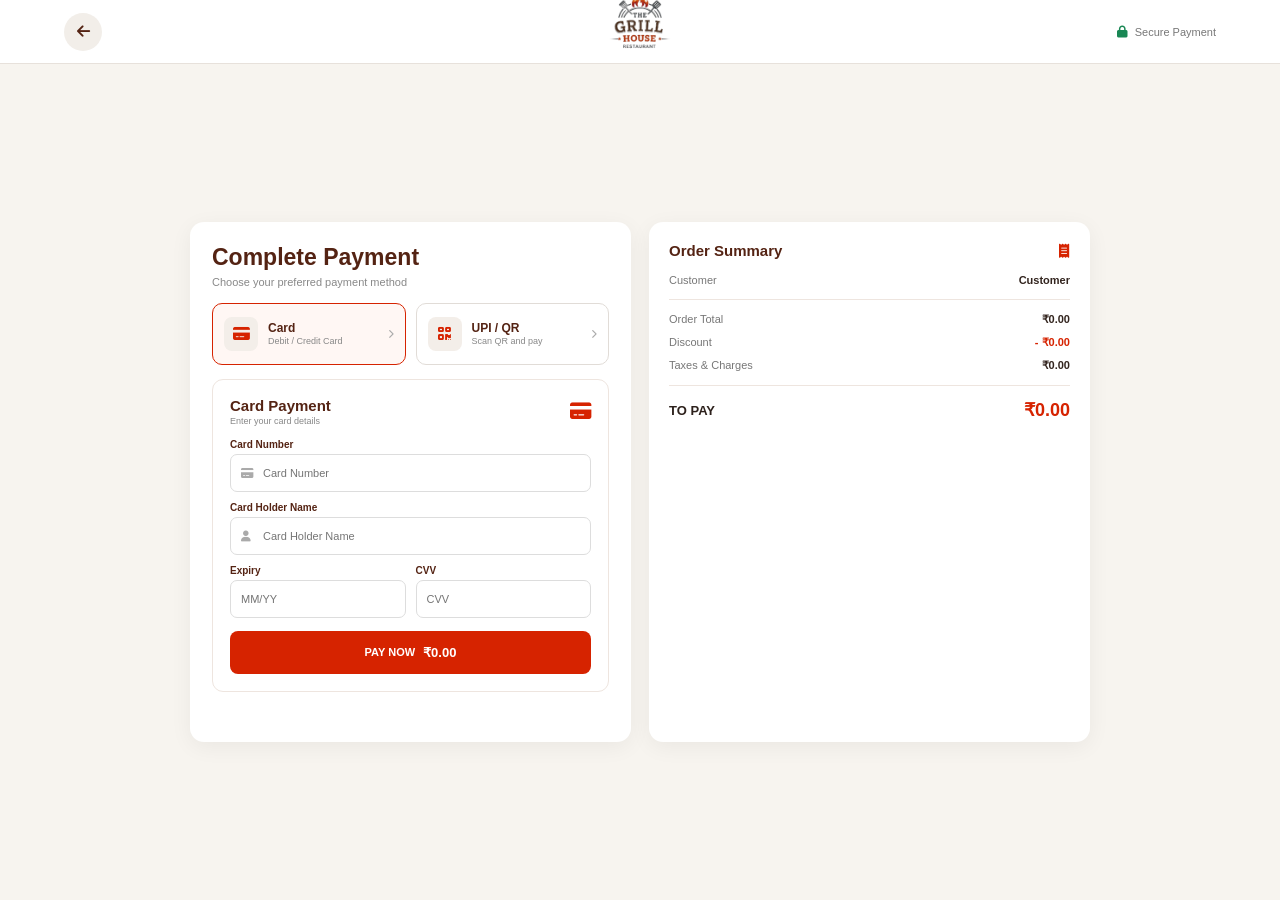
<file: payment.html>
<!DOCTYPE html>
<html lang="en">
<head>
    <meta charset="UTF-8">
    <meta name="viewport" content="width=device-width, initial-scale=1.0">

    <title>Payment - The Grill House</title>

    <link href="https://fonts.googleapis.com/css2?family=Poppins:wght@400;500;600;700&display=swap" rel="stylesheet">

    <link rel="stylesheet"
          href="https://cdnjs.cloudflare.com/ajax/libs/font-awesome/6.4.0/css/all.min.css">

    <link rel="stylesheet" href="style.css">
    <link rel="stylesheet" href="payment.css">
</head>

<body>

<div class="payment-page">

    <!-- HEADER -->
    <header class="payment-header">

        <button
            type="button"
            class="back-btn"
            onclick="goBackToCheckout()">
            <i class="fas fa-arrow-left"></i>
        </button>

        <div class="payment-logo">
            <img src="images/logo 1.png" alt="The Grill House">
        </div>

        <div class="secure-payment">
            <i class="fas fa-lock"></i>
            Secure Payment
        </div>

    </header>


    <!-- MAIN -->
    <main class="payment-container">

        <!-- LEFT -->
        <section class="payment-left">

            <div class="payment-title">
                <h1>Complete Payment</h1>
                <p>Choose your preferred payment method</p>
            </div>


            <!-- PAYMENT METHODS -->
            <div class="payment-methods">

                <button
                    type="button"
                    class="payment-method active"
                    data-method="card">

                    <div class="method-icon">
                        <i class="fas fa-credit-card"></i>
                    </div>

                    <div class="method-info">
                        <strong>Card</strong>
                        <span>Debit / Credit Card</span>
                    </div>

                    <i class="fas fa-chevron-right"></i>

                </button>


                <button
                    type="button"
                    class="payment-method"
                    data-method="upi">

                    <div class="method-icon">
                        <i class="fas fa-qrcode"></i>
                    </div>

                    <div class="method-info">
                        <strong>UPI / QR</strong>
                        <span>Scan QR and pay</span>
                    </div>

                    <i class="fas fa-chevron-right"></i>

                </button>

            </div>


            <!-- CARD PANEL -->
            <div
                class="payment-panel"
                id="cardPanel">

                <div class="panel-heading">

                    <div>
                        <h2>Card Payment</h2>
                        <p>Enter your card details</p>
                    </div>

                    <i class="fas fa-credit-card"></i>

                </div>


                <div class="form-group">

                    <label>Card Number</label>

                    <div class="input-icon">

                        <i class="fas fa-credit-card"></i>

                        <input
                            type="text"
                            id="cardNumber"
                            maxlength="19"
                            placeholder="Card Number">

                    </div>

                </div>


                <div class="form-group">

                    <label>Card Holder Name</label>

                    <div class="input-icon">

                        <i class="fas fa-user"></i>

                        <input
                            type="text"
                            id="cardHolder"
                            placeholder="Card Holder Name">

                    </div>

                </div>


                <div class="form-row">

                    <div class="form-group">

                        <label>Expiry</label>

                        <input
                            type="text"
                            id="expiry"
                            maxlength="5"
                            placeholder="MM/YY">

                    </div>


                    <div class="form-group">

                        <label>CVV</label>

                        <input
                            type="password"
                            id="cvv"
                            maxlength="3"
                            placeholder="CVV">

                    </div>

                </div>


                <button
                    type="button"
                    class="pay-button"
                    id="cardPayBtn">

                    <span>PAY NOW</span>

                    <strong id="cardPayAmount">
                        ₹0.00
                    </strong>

                </button>

            </div>


            <!-- UPI PANEL -->
            <div
                class="payment-panel"
                id="upiPanel"
                style="display:none;">

                <div class="panel-heading">

                    <div>
                        <h2>UPI / QR Payment</h2>
                        <p>Scan the QR code using your UPI app</p>
                    </div>

                    <i class="fas fa-qrcode"></i>

                </div>


                <div class="qr-container">

                    <div class="qr-box">

                        <div class="fake-qr">

                            <div class="qr-corner top-left"></div>
                            <div class="qr-corner top-right"></div>
                            <div class="qr-corner bottom-left"></div>

                            <div class="qr-pattern">

                                <span></span>
                                <span></span>
                                <span></span>
                                <span></span>
                                <span></span>
                                <span></span>
                                <span></span>
                                <span></span>
                                <span></span>
                                <span></span>
                                <span></span>
                                <span></span>
                                <span></span>
                                <span></span>
                                <span></span>
                                <span></span>

                            </div>

                        </div>

                    </div>

                    <h3>Scan & Pay</h3>

                    <p>The Grill House</p>

                    <strong>
                        grillhouse@upi
                    </strong>

                </div>


                <button
                    type="button"
                    class="pay-button"
                    id="upiPayBtn">

                    <span>PAY NOW</span>

                    <strong id="upiPayAmount">
                        ₹0.00
                    </strong>

                </button>

            </div>

        </section>


        <!-- RIGHT -->
        <aside class="payment-right">

            <div class="order-summary">

                <div class="summary-heading">

                    <h2>Order Summary</h2>

                    <i class="fas fa-receipt"></i>

                </div>


                <div class="summary-row">

                    <span>Customer</span>

                    <strong id="customerName">
                        Guest
                    </strong>

                </div>


                <div
                    class="summary-row"
                    id="tableRow"
                    style="display:none;">

                    <span>Table</span>

                    <strong id="tableNumber">
                        --
                    </strong>

                </div>


                <div class="summary-divider"></div>


                <div class="summary-row">

                    <span>Order Total</span>

                    <strong id="summaryOrderTotal">
                        ₹0.00
                    </strong>

                </div>


                <div class="summary-row discount-row">

                    <span>Discount</span>

                    <strong id="summaryDiscount">
                        - ₹0.00
                    </strong>

                </div>


                <div class="summary-row">

                    <span>Taxes & Charges</span>

                    <strong id="summaryTax">
                        ₹0.00
                    </strong>

                </div>


                <div class="summary-divider"></div>


                <div class="summary-total">

                    <span>TO PAY</span>

                    <strong id="summaryTotal">
                        ₹0.00
                    </strong>

                </div>

            </div>

        </aside>

    </main>

</div>


<!-- PROCESSING -->
<div
    class="payment-status-overlay"
    id="processingOverlay">

    <div class="status-popup">

        <div class="loader"></div>

        <h2>Processing Payment</h2>

        <p>Please wait...</p>

    </div>

</div>


<!-- SUCCESS -->
<div
    class="payment-status-overlay"
    id="successOverlay">

    <div class="status-popup success-popup">

        <div class="success-icon">
            <i class="fas fa-check"></i>
        </div>

        <h2>ORDER CONFIRMED</h2>

        <p>
            Your order has been placed successfully.
        </p>


        <div class="success-amount">

            <span>Amount Paid</span>

            <strong id="successAmount">
                ₹0.00
            </strong>

        </div>


        <div class="success-order-box">

            <span>ORDER ID</span>

            <strong id="successOrderID">
                #0000
            </strong>

        </div>


        <div class="success-order-status">

            <i class="fas fa-clock"></i>

            <span>
                Order Status:
                <strong>Pending</strong>
            </span>

        </div>


        <button
            type="button"
            id="successContinueBtn">

            CONTINUE

        </button>

    </div>

</div>


<script src="payment.js"></script>

</body>
</html>
</file>
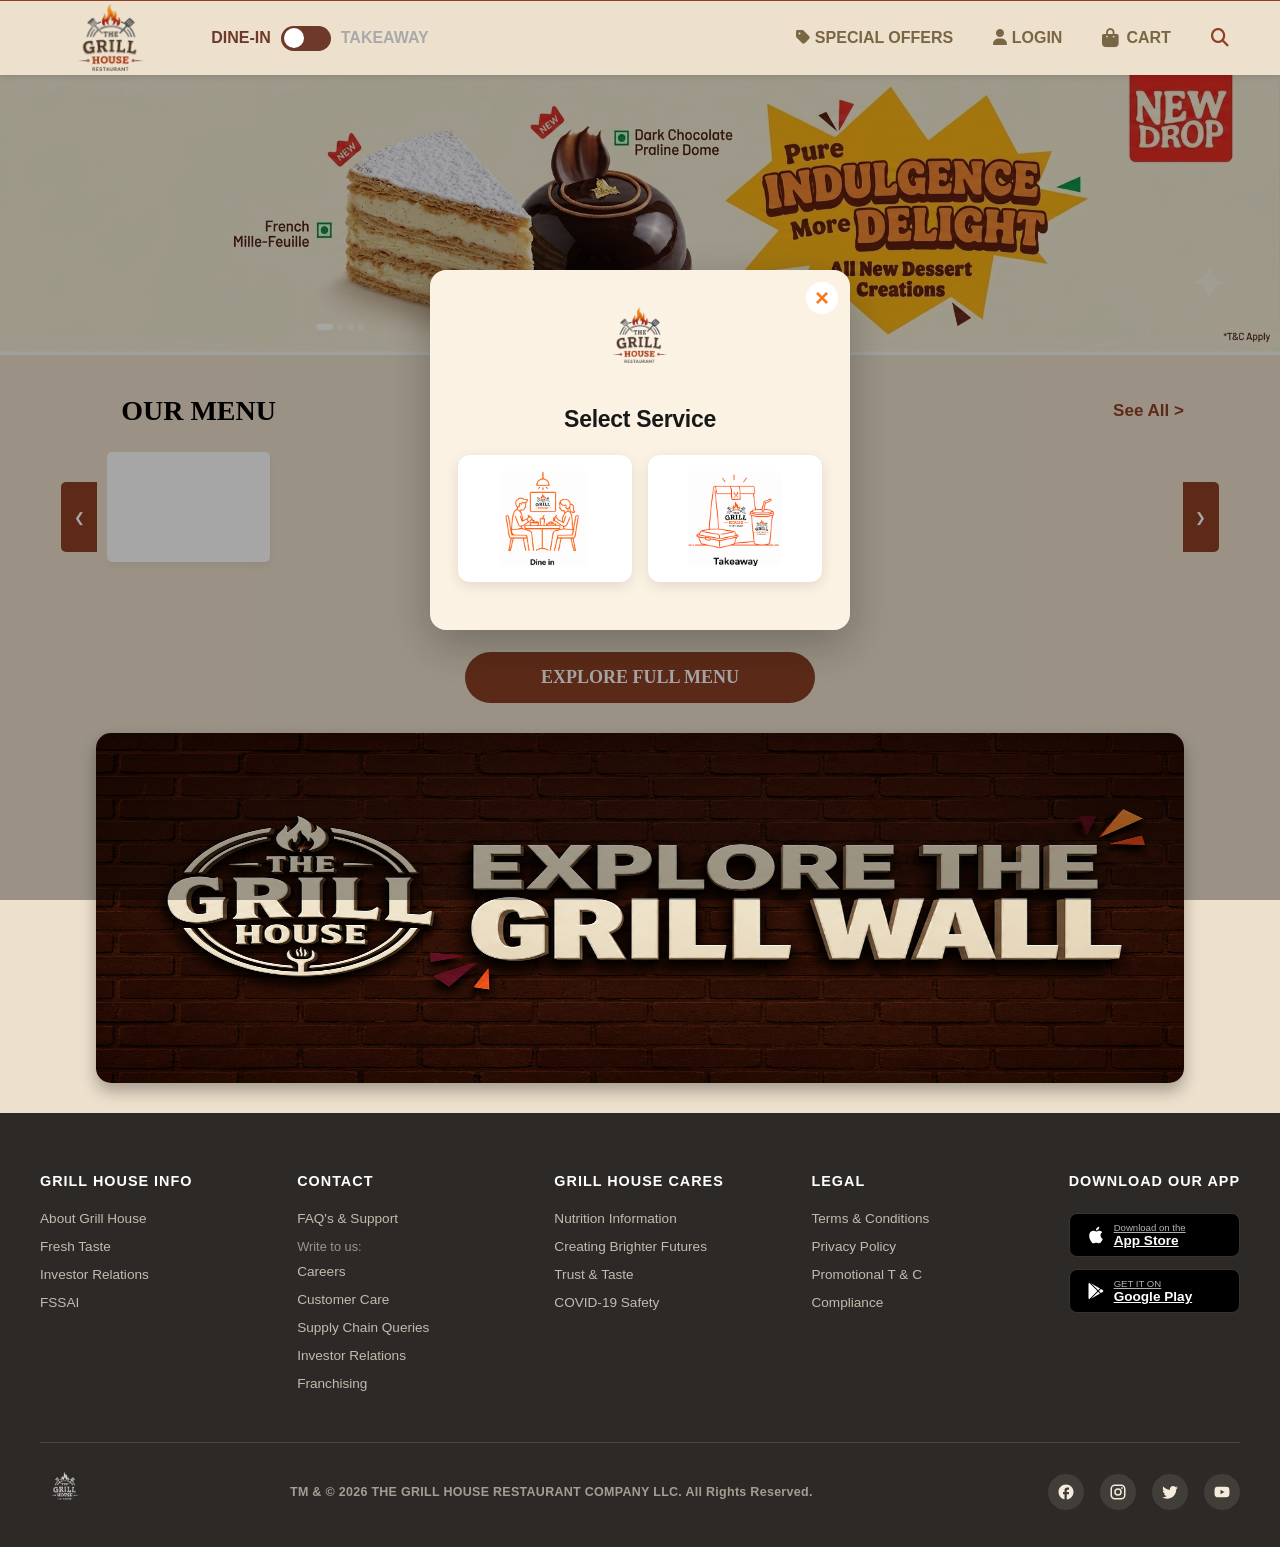
<file: profile.html>
<!DOCTYPE html>
<html lang="en">

<head>
    <meta charset="UTF-8">
    <meta name="viewport" content="width=device-width, initial-scale=1.0">

    <title>My Profile | The Grill House</title>

    <link rel="stylesheet" href="style.css">
    <link rel="stylesheet" href="profile.css">

    <link rel="stylesheet"
        href="https://cdnjs.cloudflare.com/ajax/libs/font-awesome/6.5.2/css/all.min.css">
</head>

<body>

    <!-- =====================================================
         NAVBAR
    ====================================================== -->

    <nav class="navbar">

        <div class="nav-left">

            <img src="images/logo 1.png"
                 alt="Logo"
                 class="logo-img">

            <div class="toggle-container" onclick="toggleMode()">

                <span class="label-text">DINE-IN</span>

                <div id="switch" class="toggle-switch"></div>

                <span class="label-text">TAKEAWAY</span>

            </div>

        </div>


        <div class="nav-right">

            <span class="nav-item"
                  onclick="window.location.href='special.html'">

                <i class="fas fa-tag"></i>

                SPECIAL OFFERS

            </span>


            <span class="nav-item" id="loginBtn">

                <i class="fas fa-user"></i>

                MY PROFILE

            </span>


            <span class="nav-item cart-nav" id="cartNav">

                <span class="cart-icon-wrapper">

                    <i class="fas fa-shopping-bag"></i>

                    <span id="navCartCount"
                          class="nav-cart-badge">0</span>

                </span>

                <span>CART</span>

            </span>


            <button class="search-btn"
                    onclick="window.location.href='search.html'">

                <i class="fas fa-search"></i>

            </button>

        </div>

    </nav>



    <!-- =====================================================
         BREADCRUMB
    ====================================================== -->

    <div class="profile-breadcrumb">

        <a href="index.html">Home</a>

        <span>/</span>

        <span>My Profile</span>

    </div>



    <!-- =====================================================
         MAIN PROFILE
    ====================================================== -->

    <main class="profile-shell">


        <!-- =================================================
             LEFT SIDEBAR
        ================================================== -->

        <aside class="profile-sidebar">


            <!-- USER BLOCK -->

            <div class="profile-user-block">

                <div class="profile-user">

                    <div class="profile-avatar"
                         id="profileAvatar">

                        VS

                    </div>


                    <div class="profile-user-info">

                        <h3 id="profileName">
                            Guest
                        </h3>

                        <p id="profilePhone">
                            +91 —
                        </p>

                    </div>

                </div>

            </div>



            <!-- RECENT ORDERS -->

            <div class="profile-menu-block">

                <button class="active"
                        data-section="orders">

                    <i class="fa-solid fa-clock-rotate-left"></i>

                    <span>Recent Orders</span>

                </button>

            </div>



            <!-- SAVED DEALS -->

            <div class="profile-menu-block">

                <button data-section="deals">

                    <i class="fa-solid fa-ticket"></i>

                    <span>Saved Deals</span>

                </button>

            </div>



            <!-- BK WALL -->

            <div class="profile-menu-block">

                <button data-section="about">

                    <i class="fa-solid fa-table-cells-large"></i>

                    <span>Grill Wall</span>

                </button>

            </div>



            <!-- NOTIFICATIONS -->

            <div class="profile-menu-block notification-block">

                <button data-section="notifications">

                    <i class="fa-solid fa-bell"></i>

                    <span>Notifications</span>

                    <span class="notification-dot"></span>

                </button>

            </div>



            <!-- SUPPORT -->

            <div class="profile-menu-block">

                <button data-section="support">

                    <i class="fa-solid fa-circle-question"></i>

                    <span>FAQ's &amp; Support</span>

                </button>

            </div>



            <!-- SETTINGS -->

            <div class="profile-menu-block">

                <button data-section="settings">

                    <i class="fa-solid fa-gear"></i>

                    <span>Settings</span>

                    <i class="fa-solid fa-chevron-down settings-arrow"></i>

                </button>

            </div>



            <!-- LOGOUT -->

            <div class="profile-menu-block logout-block">

                <button class="logout"
                        id="logoutBtn">

                    <i class="fa-solid fa-arrow-right-from-bracket"></i>

                    <span>Logout</span>

                </button>

            </div>


        </aside>



        <!-- =================================================
             RIGHT CONTENT
        ================================================== -->

        <section class="profile-content">

            <div id="profileContent"></div>

        </section>


    </main>



    <!-- =====================================================
         JAVASCRIPT
    ====================================================== -->

    <script src="script.js"></script>
    <script src="cart.js"></script>
    <script src="profile.js"></script>
    <script src="rate-order.js"></script>

</body>

</html>
</file>
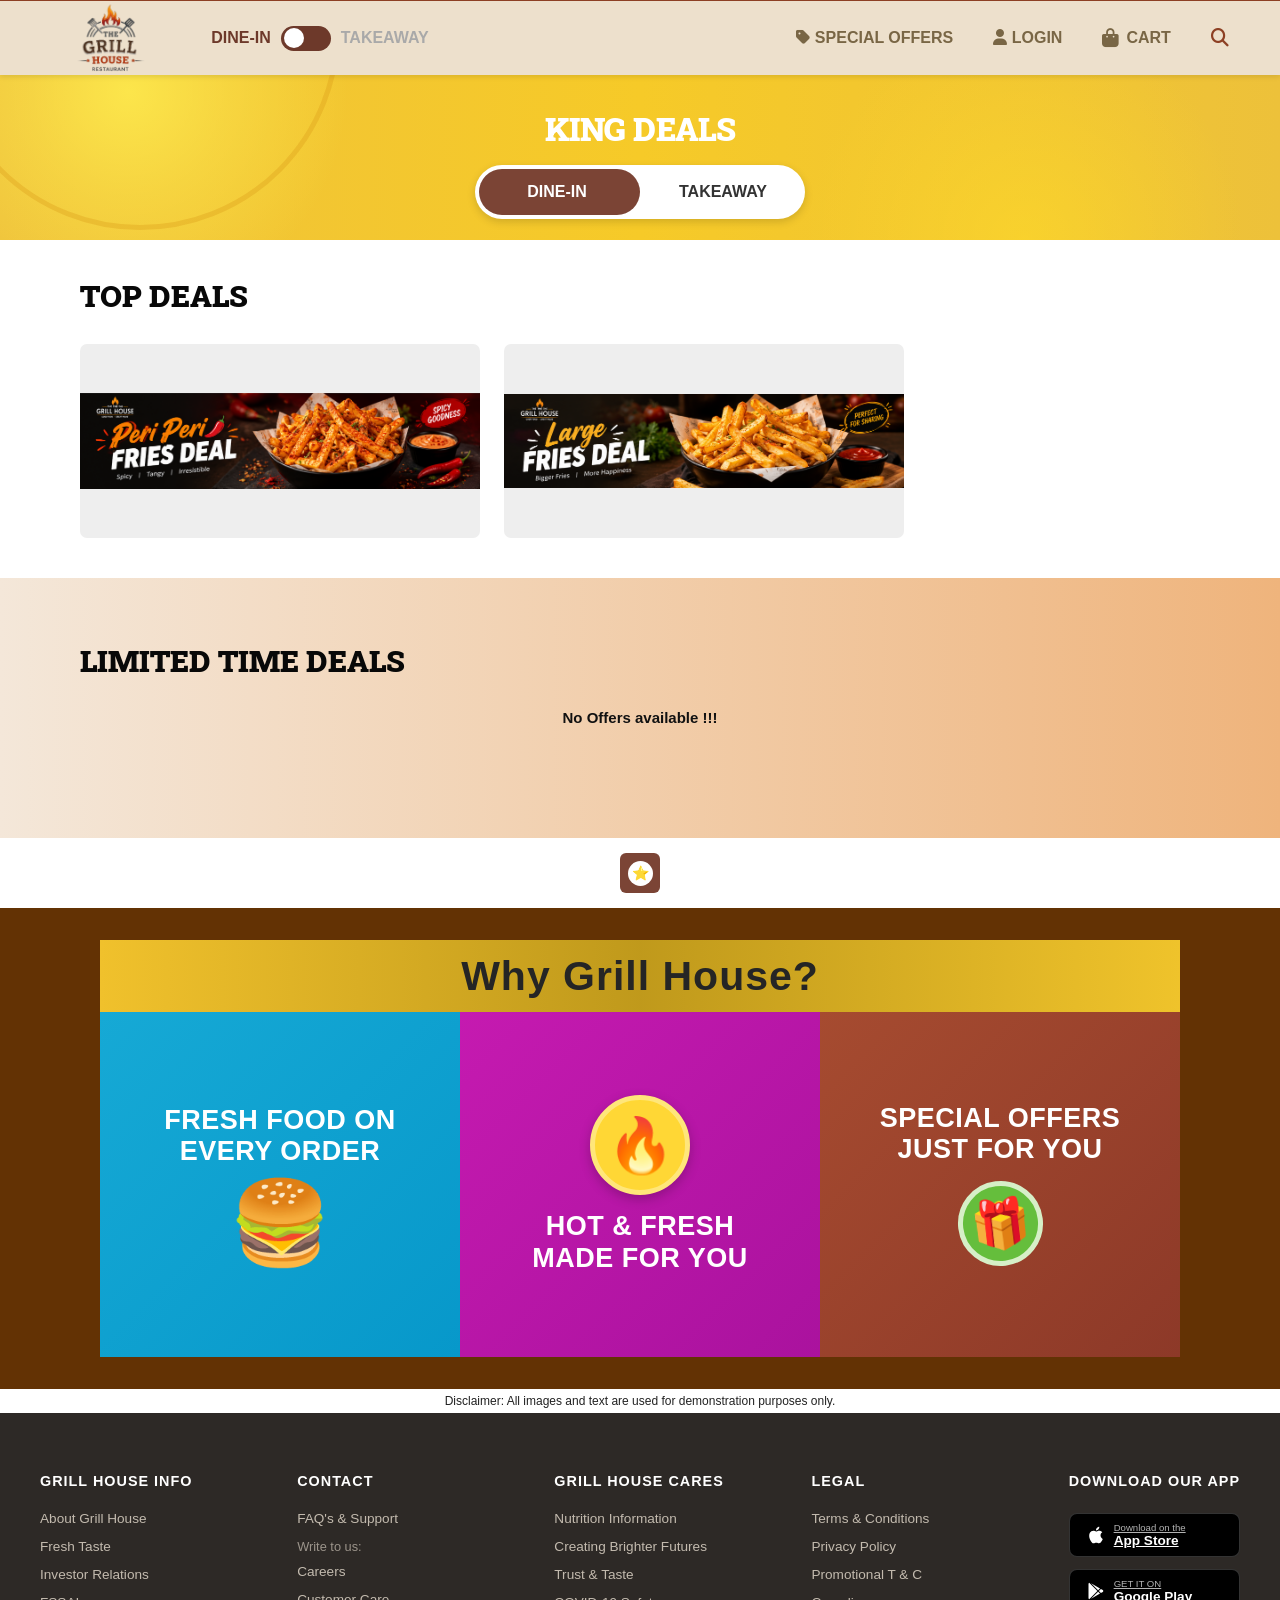
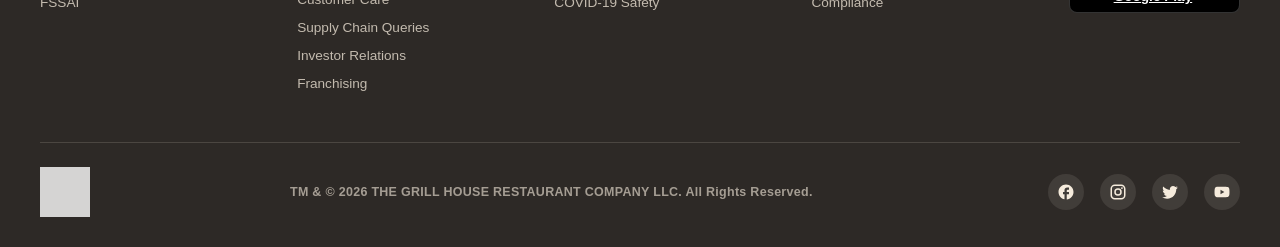
<file: special.html>
<!DOCTYPE html>
<html lang="en">
<head>
    <meta charset="UTF-8">
    <meta name="viewport" content="width=device-width, initial-scale=1.0">
    <title>Special offer|The Grill House</title>
    <link href="https://fonts.googleapis.com/css2?family=Poppins:wght@400;500;600;700&display=swap" rel="stylesheet">
    <link rel="stylesheet" href="style.css">
    <link rel="stylesheet" href="los.css">  
    <link rel="stylesheet" href="deals.css">    
    <link rel="stylesheet" href="https://cdnjs.cloudflare.com/ajax/libs/font-awesome/6.4.0/css/all.min.css">
</head>
<body>  
<!-- ================= LOGIN POPUP ================= -->
<div class="login-overlay" id="loginOverlay">
    <div class="login-popup">
        <button class="close-popup">&times;</button>
        <div class="login-logo">
            <img src="images/logo 1.png" alt="Logo">
        </div>
        <h2>Welcome</h2>
        <p class="login-text" id="loginMessage">
            Enter your mobile number to continue
        </p>
        <!-- Name (Only New Customer) -->
        <div class="input-box" id="nameBox" style="display:none;">
            <input type="text" id="txtName"placeholder="Enter your full name">
        </div>
        <!-- Mobile Number -->
        <div class="mobile-box" id="mobileBox">
            <span>+91</span>
            <input type="text" id="txtPhone"maxlength="10"placeholder="Enter mobile number">
        </div>
        <!-- OTP Box (Hidden) -->
        <div class="input-box" id="otpBox" style="display:none;">
            <input type="text"id="txtOTP"maxlength="6"placeholder="Enter 6 Digit OTP">
        </div>
        <!-- Main Button -->
        <button id="continueBtn">
            CONTINUE
        </button>
        <!-- Back Button -->
        <button id="backBtn" style="display:none;
                   margin-top:10px;
                   width:100%;
                   padding:12px;
                   border:none;
                   border-radius:8px;
                   cursor:pointer;
                   background:#ececec;">
            BACK
        </button>
      
        <div class="popup-footer">
            By continuing you agree to our
            <a href="#">Terms & Conditions</a>
            &
            <a href="#">Privacy Policy</a>
        </div>
    </div>
</div> 
<nav class="navbar">
    <div class="nav-left">
        <img src="images/logo 1.png" alt="Logo" class="logo-img">
        <div class="toggle-container" onclick="toggleMode()">
            <span class="label-text">DINE-IN</span>
            <div id="switch" class="toggle-switch"></div>
            <span class="label-text">TAKEAWAY</span>
        </div>
    </div>
    
    <div class="nav-right">
        <span class="nav-item" onclick="window.location.href='special.html'"><i class="fas fa-tag"></i> SPECIAL OFFERS</span>
        <!-- <span class="nav-item"><i class="fas fa-chair"></i> TABLE ZONE</span> -->
        <span class="nav-item" id="loginBtn">
    <i class="fas fa-user"></i> LOGIN
</span>
        <span class="nav-item cart-nav" id="cartNav">
    <span class="cart-icon-wrapper">
        <i class="fas fa-shopping-bag"></i>
        <span id="navCartCount" class="nav-cart-badge">0</span>
    </span>
    <span>CART</span>
</span>
        <button class="search-btn" onclick="window.location.href='search.html'"><i class="fas fa-search"></i></button>
    </div>
</nav>

 <section class="deals-header">
    <div class="header-pattern"></div>

    <h1>KING DEALS</h1>

    <div class="deal-toggle toggle-container" onclick="toggleSpecialMode()">

        <span class="label-text">DINE-IN</span>

        <div id="switch" class="toggle-switch"></div>

        <span class="label-text">TAKEAWAY</span>

    </div>
</section>

    <!-- ================= TOP DEALS ================= -->

    <section class="top-deals">

        <div class="section-container">

            <h2>TOP DEALS</h2>

            <div class="top-deals-list">

                <!-- Deal 1 -->
                <div class="deal-card">
                    <img src="images/chh.png" alt="Large Fries Deal">
                </div>

                <!-- Deal 2 -->
                <div class="deal-card">
                    <img src="images/ddd.png" alt="Peri Peri Fries Deal">
                </div>

            </div>

        </div>

    </section>


    <!-- ================= LIMITED TIME DEALS ================= -->

    <section class="limited-deals">

        <div class="section-container">

            <h2>LIMITED TIME DEALS</h2>        
     </div>
     <div class="t"><h5>No Offers available !!!</h5></div>

    </section>

<section class="offer-help">
    <button></button>
</section>
   <!-- ================= GRILL HOUSE FEATURES ================= -->

<section class="loyalty-section">

    <div class="loyalty-container">

        <div class="loyalty-title">
            Why Grill House?
        </div>

        <div class="loyalty-columns">

            <!-- COLUMN 1 -->
            <div class="loyalty-box earn-box">

                <h3>
                    FRESH FOOD ON<br>
                    EVERY ORDER
                </h3>

                <div class="burger-icon">
                    🍔
                </div>

            </div>


            <!-- COLUMN 2 -->
            <div class="loyalty-box play-box">

                <div class="crown-icon">
                    🔥
                </div>

                <h3>
                    HOT & FRESH<br>
                    MADE FOR YOU
                </h3>

            </div>


            <!-- COLUMN 3 -->
            <div class="loyalty-box redeem-box">

                <h3>
                    SPECIAL OFFERS<br>
                    JUST FOR YOU
                </h3>

                <div class="offer-icon">
                    🎁
                </div>

            </div>

        </div>

    </div>

</section>


    <!-- ================= DISCLAIMER ================= -->

    <div class="disclaimer">

        Disclaimer: All images and text are used for demonstration purposes only.

    </div>
 <!-- ===== FOOTER ===== -->
    <footer class="footer">
      <div class="footer-content">
        <div class="footer-section">
          <h3>Grill House Info</h3>
          <ul>
            <li><a href="about.html">About Grill House</a></li>
            <li><a href="#">Fresh Taste</a></li>
            <li><a href="#">Investor Relations</a></li>
            <li><a href="#">FSSAI</a></li>
          </ul>
        </div>
        <div class="footer-section">
          <h3>Contact</h3>
          <ul>
            <li><a href="#">FAQ's &amp; Support</a></li>
            <li class="sub-label">Write to us:</li>
            <li><a href="#">Careers</a></li>
            <li><a href="#">Customer Care</a></li>
            <li><a href="#">Supply Chain Queries</a></li>
            <li><a href="#">Investor Relations</a></li>
            <li><a href="#">Franchising</a></li>
          </ul>
        </div>
        <div class="footer-section">
          <h3>Grill House Cares</h3>
          <ul>
            <li><a href="#">Nutrition Information</a></li>
            <li><a href="#">Creating Brighter Futures</a></li>
            <li><a href="#">Trust &amp; Taste</a></li>
            <li><a href="#">COVID-19 Safety</a></li>
          </ul>
        </div>
        <div class="footer-section">
          <h3>Legal</h3>
          <ul>
            <li><a href="#">Terms &amp; Conditions</a></li>
            <li><a href="#">Privacy Policy</a></li>
            <li><a href="#">Promotional T &amp; C</a></li>
            <li><a href="#">Compliance</a></li>
          </ul>
        </div>
        <div class="footer-apps">
          <h3>Download Our App</h3>
          <a href="#" class="app-badge" aria-label="Download on App Store">
            <svg viewBox="0 0 24 24"><path d="M18.71 19.5C17.88 20.74 17 21.95 15.66 21.97C14.32 22 13.89 21.2 12.37 21.2C10.84 21.2 10.37 21.95 9.1 22C7.79 22.05 6.8 20.68 5.96 19.47C4.25 17 2.94 12.45 4.7 9.39C5.57 7.87 7.13 6.91 8.82 6.88C10.1 6.86 11.32 7.75 12.11 7.75C12.89 7.75 14.37 6.68 15.92 6.84C16.57 6.87 18.39 7.1 19.56 8.82C19.47 8.88 17.39 10.1 17.41 12.63C17.44 15.65 20.06 16.66 20.09 16.67C20.06 16.74 19.67 18.11 18.71 19.5ZM13 3.5C13.73 2.67 14.94 2.04 15.94 2C16.07 3.17 15.6 4.35 14.9 5.19C14.21 6.04 13.07 6.7 11.95 6.61C11.8 5.46 12.36 4.26 13 3.5Z"/></svg>
            <div class="app-badge-text">
              <span>Download on the</span>
              <strong>App Store</strong>
            </div>
          </a>
          <a href="#" class="app-badge" aria-label="Get it on Google Play">
            <svg viewBox="0 0 24 24"><path d="M3 20.5V3.5C3 2.91 3.34 2.39 3.84 2.15L13.69 12L3.84 21.85C3.34 21.6 3 21.09 3 20.5ZM16.81 15.12L6.05 21.34L14.54 12.85L16.81 15.12ZM20.16 10.81C20.5 11.08 20.75 11.5 20.75 12C20.75 12.5 20.53 12.9 20.18 13.18L17.89 14.5L15.39 12L17.89 9.5L20.16 10.81ZM6.05 2.66L16.81 8.88L14.54 11.15L6.05 2.66Z"/></svg>
            <div class="app-badge-text">
              <span>GET IT ON</span>
              <strong>Google Play</strong>
            </div>
          </a>
        </div>
      </div>

      <div class="footer-bottom">
        <div class="footer-bottom-left">
          <img src="assets/logo.png" alt="The Grill House Restaurant" class="footer-bottom-logo" />
          <span class="footer-copyright">TM & © 2026 THE GRILL HOUSE RESTAURANT COMPANY LLC. All Rights Reserved.</span>
        </div>
        <div class="footer-socials">
          <a href="#" class="social-icon" aria-label="Facebook">
            <svg viewBox="0 0 24 24"><path d="M22 12c0-5.52-4.48-10-10-10S2 6.48 2 12c0 4.84 3.44 8.87 8 9.8V15H8v-3h2V9.5C10 7.57 11.57 6 13.5 6H16v3h-2c-.55 0-1 .45-1 1v2h3v3h-3v6.95c5.05-.5 9-4.76 9-9.95z"/></svg>
          </a>
          <a href="#" class="social-icon" aria-label="Instagram">
            <svg viewBox="0 0 24 24"><path d="M7.8 2h8.4C19.4 2 22 4.6 22 7.8v8.4a5.8 5.8 0 0 1-5.8 5.8H7.8C4.6 22 2 19.4 2 16.2V7.8A5.8 5.8 0 0 1 7.8 2m-.2 2A3.6 3.6 0 0 0 4 7.6v8.8C4 18.39 5.61 20 7.6 20h8.8a3.6 3.6 0 0 0 3.6-3.6V7.6C20 5.61 18.39 4 16.4 4H7.6m9.65 1.5a1.25 1.25 0 1 1 0 2.5 1.25 1.25 0 0 1 0-2.5M12 7a5 5 0 1 1 0 10 5 5 0 0 1 0-10m0 2a3 3 0 1 0 0 6 3 3 0 0 0 0-6z"/></svg>
          </a>
          <a href="#" class="social-icon" aria-label="Twitter">
            <svg viewBox="0 0 24 24"><path d="M22.46 6c-.77.35-1.6.58-2.46.69.88-.53 1.56-1.37 1.88-2.38-.83.5-1.75.85-2.72 1.05C18.37 4.5 17.26 4 16 4c-2.35 0-4.27 1.92-4.27 4.29 0 .34.04.67.11.98C8.28 9.09 5.11 7.38 3 4.79c-.37.63-.58 1.37-.58 2.15 0 1.49.75 2.81 1.91 3.56-.71 0-1.37-.2-1.95-.5v.03c0 2.08 1.48 3.82 3.44 4.21a4.22 4.22 0 0 1-1.93.07 4.28 4.28 0 0 0 4 2.98 8.521 8.521 0 0 1-5.33 1.84c-.34 0-.68-.02-1.02-.06C3.44 20.29 5.7 21 8.12 21 16 21 20.33 14.46 20.33 8.79c0-.19 0-.37-.01-.56.84-.6 1.56-1.36 2.14-2.23z"/></svg>
          </a>
          <a href="#" class="social-icon" aria-label="YouTube">
            <svg viewBox="0 0 24 24"><path d="M10 15l5.19-3L10 9v6m11.56-7.83c.13.47.22 1.1.28 1.9.07.8.1 1.49.1 2.09L22 12c0 2.19-.16 3.8-.44 4.83-.25.9-.83 1.48-1.73 1.73-.47.13-1.33.22-2.65.28-1.3.07-2.49.1-3.59.1L12 19c-4.19 0-6.8-.16-7.83-.44-.9-.25-1.48-.83-1.73-1.73-.13-.47-.22-1.1-.28-1.9-.07-.8-.1-1.49-.1-2.09L2 12c0-2.19.16-3.8.44-4.83.25-.9.83-1.48 1.73-1.73.47-.13 1.33-.22 2.65-.28 1.3-.07 2.49-.1 3.59-.1L12 5c4.19 0 6.8.16 7.83.44.9.25 1.48.83 1.73 1.73z"/></svg>
          </a>
        </div>
      </div>
    </footer>

<script src="script.js"></script>
<script src="cart.js"></script>
<script src="php.js"></script>
<script type="module" src="js/firebase-login.js"></script>

</body>
</html>
</file>
<file: style.css>
/* --- GLOBAL --- */
* {
    margin: 0;
    padding: 0;
    box-sizing: border-box;
    font-family: 'Segoe UI', sans-serif;
}

body{
    background-color:#EDE0CC;
}

/* --- NAVBAR --- */
/* .navbar {
    display: flex;
    align-items: center;
    justify-content: space-between;
    padding: 0 4%;
    background: #EDE0CC;
    height: 75px;
    border-top: 1px solid #8d4024;
    box-shadow: 0 2px 5px rgba(0,0,0,0.1);
} */

.navbar {
    display: flex;
    align-items: center;
    justify-content: space-between;
    padding: 0 4%;
    background: #EDE0CC;
    height: 75px;
    border-top: 1px solid #8d4024;
    box-shadow: 0 2px 5px rgba(0,0,0,0.1);

    /* STICKY NAVBAR */
    position: sticky;
    top: 0;
    z-index: 9999;
}
.nav-left {
    display: flex;
    align-items: center;
    gap: 40px;
    flex: 1;
}
.logo-img {
    height: 120px;
    width: auto;
    margin-top:30px;
}
.nav-middle {
    flex: 0 1 auto;
    display: flex;
    justify-content: center;
}
.special-offers {
    background: linear-gradient(135deg, #8d4024, #b35633);
    color: white !important;
    padding: 12px 30px;
    border-radius: 50px;
    font-weight: 900;
    font-size: 14px;
    text-transform: uppercase;
    letter-spacing: 0.5px;
    display: flex;
    align-items: center;
    gap: 10px;
    cursor: pointer;
    transition: 0.4s;
}
.nav-right {
    flex: 1;
    display: flex;
    justify-content: right;
    align-items: center;
    gap: 40px;
}
.nav-item, .nav-item i {
    color: #796645;
    font-weight: 700;
    font-size: 16px;
    text-transform: uppercase;
    cursor: pointer;
}
.nav-item.active, .nav-item.active i {
    color: #6d392a !important;
}

.toggle-container {
    display: flex;
    align-items: center;
    gap: 10px;
    font-weight: 900;
    color: #4a2c2a;
    cursor: pointer;
    text-transform: uppercase;
}
.toggle-switch {
    width: 50px;
    height: 25px;
    background-color: #6d392a;
    border-radius: 20px;
    position: relative;
}
.toggle-switch::after {
    content: '';
    position: absolute;
    width: 20px;
    height: 20px;
    background-color: white;
    border-radius: 50%;
    top: 2.5px;
    left: 3px;
    transition: 0.3s;
}
.toggle-container.switched .toggle-switch::after {
    left: 27px;
}
.search-btn {
    background: none;
    border: none;
    font-size: 18px;
    cursor: pointer;
    color: #8d4024;
}
/* --- HERO SLIDER --- */
.hero-slider {
    width: 100%;
    height: 280px;
    overflow: hidden;
    position: relative;
    background-color: #a7926d;
}
.slide {
    width: 100%;
    height: 100%;
    display: none;
    position: absolute;
}
.slide img {
    width: 100%;
    height: 280px;
    object-fit: fill;
}



/* --- MENU SECTION --- */
.menu-container {
    padding: 40px 4%;
    background: #EDE0CC;
}
.menu-title {
    font-size: 28px;
    font-weight: 900;
    /* margin-bottom: 10px; */
    margin-left: 70px;
    font-family:Georgia, 'Times New Roman', Times, serif ;
    text-transform: uppercase;
    /* color: #4a2c2a; */
    color: black;
}
.menu-header {
    display: flex;
    justify-content: space-between;
    align-items: center;
    margin-bottom: 25px;
}
.see-all {
    color: #8d4024;
    font-weight: 700;
    font-size: 17px;
    cursor: pointer;
    margin-right: 45px;
}
.menu-wrapper {
    position: relative;
    display: flex;
    align-items: center;
    width: 100%;
}
.menu-scroll {
    display: flex;
    gap: 15px;
    overflow-x: auto;
    scroll-behavior: smooth;
    scrollbar-width: none;
    padding-bottom: 20px;
    width: 100%;
}
.menu-scroll::-webkit-scrollbar {
    display: none;
}
.menu-item {
    flex: 0 0 calc(100% / 6 - 15px);
    text-align: center;
    background: white;
    padding: 10px;
    height: 110px;
    border-radius: 5px;
    cursor: pointer;
    box-shadow: 0 4px 6px rgba(0,0,0,0.05);
    transition: 0.3s;
}
.menu-item:hover {
    transform: scale(0.9);
    box-shadow: 0 8px 15px rgba(0,0,0,0.1);
}
.menu-item img {
    width: 90px;
    height: 90px;
    object-fit: contain;
}
.menu-item span {
    display: block;
    margin-top: 10px;
    font-weight: 800;
    font-size: 13px;
    color: #4a2c2a;
    text-transform: uppercase;
}

/* =========================================
   SERVICE SELECTION POPUP
========================================= */

.service-popup {
    position: fixed;
    inset: 0;
    background: rgba(0, 0, 0, 0.35);
    display: none;
    justify-content: center;
    align-items: center;
    z-index: 9999;
}

/* POPUP BOX - COMPACT */
.popup-box {
    width: 420px;
    height: auto;
    min-height: 360px;
    background: #fbf2e4;
    border-radius: 16px;
    padding: 28px;
    position: relative;
    box-shadow: 0 15px 45px rgba(0, 0, 0, 0.25);
}

/* CLOSE BUTTON */
.popup-close {
    position: absolute;
    right: 12px;
    top: 12px;
    width: 32px;
    height: 32px;
    border: none;
    border-radius: 50%;
    background: #ffffff;
    color: #f47a20;
    font-size: 24px;
    font-weight: 600;
    cursor: pointer;
    line-height: 30px;
    text-align: center;
    padding: 0;
    z-index: 10;
    transition: 0.3s ease;
}

.popup-close:hover {
    transform: rotate(90deg);
    background: #f47a20;
    color: white;
}

/* LOGO */
.popup-logo {
    width: 100px;
    height: auto;
    display: block;
    margin: 0 auto 8px;
}

/* TITLE */
.popup-box h2 {
    font-family: Arial, Helvetica, sans-serif;
    font-size: 23px;
    font-weight: 700;
    color: #181818;
    text-align: center;
    letter-spacing: -0.3px;
    margin: 0 0 22px;
}

/* SERVICE CARDS */
.service-cards {
    display: flex;
    gap: 16px;
}

/* CARD */
.service-card {
    flex: 1;
    background: #fff;
    border-radius: 12px;
    padding: 16px 12px;
    text-align: center;
    cursor: pointer;
    box-shadow: 0 4px 14px rgba(0, 0, 0, 0.10);
    transition: 0.25s;
}

.service-card:hover {
    transform: translateY(-4px);
    box-shadow: 0 10px 22px rgba(0, 0, 0, 0.15);
}

/* SERVICE IMAGE */
.service-card img {
    width: 125px;
    height: 95px;
    object-fit: contain;
    display: block;
    margin: 0 auto;
}

/* CARD TEXT */
.service-card p {
    margin: 8px 0 0;
    font-size: 18px;
    font-weight: 600;
    color: #111;
}

/* SELECTED CARD */
.service-card.active {
    border: 2px solid #f57c00;
    box-shadow: 0 10px 25px rgba(244, 122, 32, 0.25);
    transform: translateY(-3px);
}

/* CLICK EFFECT */
.service-card:active {
    transform: scale(0.98);
}

/* MOBILE */
@media (max-width: 500px) {

    .popup-box {
        width: 90%;
        min-height: auto;
        padding: 22px 18px;
    }

    .popup-logo {
        width: 85px;
    }

    .popup-box h2 {
        font-size: 21px;
        margin-bottom: 18px;
    }

    .service-cards {
        gap: 10px;
    }

    .service-card {
        padding: 12px 8px;
    }

    .service-card img {
        width: 105px;
        height: 80px;
    }

    .service-card p {
        font-size: 16px;
    }
}


/* --- BUTTONS & CONTROLS --- */
.arrow-btn-right {
    background: #8d4024;
    color: white;
    border: none;
    /* padding: 30px; */
    cursor: pointer;
    margin: 0 10px;    
      height: 70px;
    width: 40px;
    border-top-right-radius:5px;
    border-bottom-right-radius:5px ;
}
.arrow-btn-left{
    border-top-left-radius:5px;
    border-bottom-left-radius:5px ;
    background: #8d4024;
    color: white;
    border: none;
    /* padding: 30px; */
    height: 70px;
    width: 40px;
    cursor: pointer;
     margin: 0 10px;
}
.explore-btn-container {
    text-align: center;
    margin-top: 30px;
}
.explore-btn {
    background: #8d4024;
    color: white;
    border: none;
    padding: 15px 50px;
    width: 350px;
    border-radius: 30px;
    font-size: 18px;
    font-family: Georgia, 'Times New Roman', Times, serif;
    font-weight: 900;
    cursor: pointer;
    transition: 0.3s;
}
.explore-btn:hover {
    background: #6d392a;
}


.banner-container {
    width: 85%;
    margin: 30px auto; 
}

.banner-image {
    width: 100%;
    height: 350px;
    display: block;
    border-radius: 15px; 
    box-shadow: 0 8px 16px rgba(0,0,0,0.3); 
}



/* * ===== FOOTER ===== */ 
.footer {
  background: #2d2926;;
  color: #f5ebdc;
  padding: 60px 40px 30px;
}
.footer-content {
  max-width: 1200px;
  margin: 0 auto;
  display: grid;
  grid-template-columns: repeat(4, 1fr) auto;
  gap: 40px;
  padding-bottom: 40px;
  border-bottom: 1px solid rgba(245, 235, 220, 0.15);
}

.footer-section h3 {
  font-size: 0.9rem;
  font-weight: 800;
  text-transform: uppercase;
  letter-spacing: 1px;
  margin-bottom: 20px;
  color: #FFFFFF;
}

.footer-section ul li {
  margin-bottom: 10px;
  list-style-type: none;
}

.footer-section ul li a {
  font-size: 0.85rem;
  font-weight: 400;
  color: #f5ebdc;
  opacity: 0.75;
  transition: opacity 0.2s ease;
text-decoration: none;

}

.footer-section ul li a:hover {
  opacity: 1;
  color: #ff8732;
}

.footer-section .sub-label {
  font-size: 0.8rem;
  font-weight: 500;
  color: #f5ebdc;
  opacity: 0.55;
  margin-top: 12px;
  margin-bottom: 8px;
}

.footer-apps {
  display: flex;
  flex-direction: column;
  gap: 12px;
}

.footer-apps h3 {
  font-size: 0.9rem;
  font-weight: 800;
  text-transform: uppercase;
  letter-spacing: 1px;
  margin-bottom: 12px;
  color: #FFFFFF;
}

.app-badge {
  display: inline-flex;
  align-items: center;
  gap: 8px;
  background: #000;
  color: #fff;
  padding: 8px 16px;
  border-radius: 8px;
  font-size: 0.75rem;
  font-weight: 500;
  transition: transform 0.2s ease;
  border: 1px solid rgba(255, 255, 255, 0.2);
}

.app-badge:hover {
  transform: translateY(-2px);
}

.app-badge svg {
  width: 20px;
  height: 20px;
  fill: #fff;
}

.app-badge-text span {
  display: block;
  font-size: 0.6rem;
  opacity: 0.7;
}

.app-badge-text strong {
  font-size: 0.85rem;
  font-weight: 700;
}

/* Footer Bottom */
.footer-bottom {
  max-width: 1200px;
  margin: 0 auto;
  display: flex;
  align-items: center;
  justify-content: space-between;
  padding-top: 24px;
}

.footer-bottom-left {
  display: flex;
  align-items: center;
  gap: 20px;
}

.footer-bottom-logo {
  width: 50px;
  height:50px;
  object-fit: contain;
  filter: brightness(0) invert(1);
  opacity: 0.8;
}

.footer-copyright {
  font-size: 0.78rem;
  font-weight: 600;
  color: #f5ebdc;
  opacity: 0.6;
  letter-spacing: 0.3px;
  margin-left: 180px;
}

.footer-socials {
  display: flex;
  gap: 16px;
}

.social-icon {
  width: 36px;
  height: 36px;
  display: flex;
  align-items: center;
  justify-content: center;
  border-radius: 50%;
  background: rgba(245, 235, 220, 0.1);
  transition: all 0.3s ease;;
}

.social-icon:hover {
  background: #D62300;
  transform: translateY(-2px);
}

.social-icon svg {
  width: 18px;
  height: 18px;
  fill: #f5ebdc;
}


/* ===============================
   NAVBAR CART
================================ */

.cart-nav {
    display: flex;
    align-items: center;
    gap: 7px;
    position: relative;
}

/* Bag + badge wrapper */
.cart-icon-wrapper {
    position: relative;
    display: inline-flex;
    align-items: center;
    justify-content: center;
}

/* Cart icon */
.cart-icon-wrapper i {
    font-size: 19px;
    color: #796645;
}

/* Number badge */
.nav-cart-badge {
    position: absolute;

    top: -9px;
    right: -9px;

    min-width: 16px;
    height: 16px;

    padding: 0 4px;

    background: #8d4024;
    color: white;

    border-radius: 50%;

    font-size: 10px;
    font-weight: 800;

    display: none;

    align-items: center;
    justify-content: center;

    line-height: 16px;
}

/* ==========================================
   FINAL ORDER TYPE COLORS
   ========================================== */


/* ==========================================
   DINE-IN SELECTED
   TOGGLE = LEFT
   switched CLASS = NOT PRESENT
   ========================================== */

/* DINE-IN = ACTIVE / BROWN */
.navbar .toggle-container:not(.switched) .label-text:first-child {
    color: #6d392a !important;
}

/* TAKEAWAY = DISABLED / SILVER */
.navbar .toggle-container:not(.switched) .label-text:last-child {
    color: #a9a9a9 !important;
}

/* TOGGLE = BROWN */
.navbar .toggle-container:not(.switched) .toggle-switch {
    background-color: #6d392a !important;
}


/* ==========================================
   TAKEAWAY SELECTED
   TOGGLE = RIGHT
   switched CLASS = PRESENT
   ========================================== */

/* DINE-IN = DISABLED / SILVER */
.navbar .toggle-container.switched .label-text:first-child {
    color: #a9a9a9 !important;
}

/* TAKEAWAY = ACTIVE / RED */
.navbar .toggle-container.switched .label-text:last-child {
    color: #d62300 !important;
}

/* TOGGLE = RED */
.navbar .toggle-container.switched .toggle-switch {
    background-color: #d62300 !important;
}


/* ==========================================
   SEARCH ICON
   ========================================== */

/* DINE-IN = BROWN */
.navbar:has(.toggle-container:not(.switched)) .search-btn {
    color: #8d4024 !important;
}

/* TAKEAWAY = RED */
.navbar:has(.toggle-container.switched) .search-btn {
    color: #d62300 !important;
}


/* ==========================================
   EXPLORE FULL MENU
   ========================================== */

/* DINE-IN = BROWN */
.explore-btn {
    background: #8d4024 !important;
    color: white !important;
}

/* TAKEAWAY = RED */
.explore-btn.takeaway-mode {
    background: #d62300 !important;
    color: white !important;
}

.explore-btn.takeaway-mode:hover {
    background: #b51d00 !important;
}
</file>
<file: los.css>
*{
    margin:0;
    padding:0;
    box-sizing:border-box;
    font-family:'Inter',Arial,sans-serif;
}

body{
    background:#EDE0CC;
}

/* ================= Overlay ================= */

.login-overlay{

    position:fixed;
    inset:0;

    background:rgba(0,0,0,.55);

    display:none;

    justify-content:center;
    align-items:center;

    z-index:9999;

    backdrop-filter:blur(6px);

}

/* ================= Popup ================= */

.login-popup{

    width:430px;
    max-width:95%;

    background:#FFF8F2;

    border-radius:22px;

    padding:30px;

    position:relative;

    animation:popup .35s ease;

    box-shadow:0 18px 45px rgba(0,0,0,.18);

}

@keyframes popup{

from{

transform:translateY(20px) scale(.95);
opacity:0;

}

to{

transform:translateY(0) scale(1);
opacity:1;

}

}

/* ================= Close ================= */

.close-popup{

    position:absolute;

    top:18px;
    left:18px;

    width:35px;
    height:35px;

    border:none;

    background:#F2F2F2;

    border-radius:50%;

    cursor:pointer;

    font-size:22px;

    transition:.25s;

}

.close-popup:hover{

background:#ff6a00;

color:#fff;

}

/* ================= Logo ================= */

.login-logo{

display:flex;

justify-content:center;

margin-bottom:12px;

}

.login-logo img{

width:80px;
height:80px;

object-fit:contain;

}

/* ================= Heading ================= */

.login-popup h2{

font-size:30px;

text-align:center;

color:#5B2D1F;

margin-bottom:8px;

font-weight:700;

}

.login-text{

text-align:center;

font-size:15px;

color:#666;

margin-bottom:25px;

line-height:22px;

}

/* ================= Input ================= */

.input-box,
.mobile-box{

display:flex;

align-items:center;

background:#fff;

border:2px solid #E5D8CB;

border-radius:12px;

padding:13px 15px;

margin-bottom:15px;

transition:.25s;

}

.input-box:focus-within,
.mobile-box:focus-within{

border-color:#ff6a00;

box-shadow:0 0 0 4px rgba(255,106,0,.15);

}

.input-box input,
.mobile-box input{

width:100%;

border:none;

outline:none;

font-size:15px;

background:none;

color:#333;

}

.mobile-box span{

font-weight:bold;

margin-right:12px;

color:#5B2D1F;

}

/* ================= OTP ================= */

#otpBox{

display:none;

}

#nameBox{

display:none;

}

/* ================= Button ================= */

#continueBtn{

width:100%;

height:50px;

border:none;

border-radius:12px;

background:linear-gradient(135deg,#ff6a00,#ff8c00);

color:white;

font-size:16px;

font-weight:700;

cursor:pointer;

transition:.25s;

}

#continueBtn:hover{

transform:translateY(-2px);

box-shadow:0 10px 25px rgba(255,106,0,.35);

}

#continueBtn.loading{

pointer-events:none;

opacity:.7;

}

/* ================= Back Button ================= */

#backBtn{

width:100%;

height:48px;

margin-top:12px;

border:none;

border-radius:12px;

background:#ECECEC;

font-size:15px;

font-weight:600;

cursor:pointer;

transition:.25s;

}

#backBtn:hover{

background:#DDD;

}

/* ================= Divider ================= */

.divider{

display:flex;

align-items:center;

margin:22px 0;

}

.divider span{

flex:1;

height:1px;

background:#ddd;

}

.divider p{

margin:0 15px;

font-size:14px;

font-weight:600;

color:#777;

}

/* ================= Google ================= */

.login-using{

text-align:center;

margin-bottom:15px;

color:#555;

font-size:15px;

}

.google-login{

width:100%;

height:50px;

border:2px solid #E5E5E5;

background:#fff;

border-radius:12px;

display:flex;

justify-content:center;

align-items:center;

gap:12px;

cursor:pointer;

transition:.25s;

font-size:15px;

font-weight:600;

}

.google-login:hover{

background:#fafafa;

}

.google-login img{

width:22px;

height:22px;

}

/* ================= Footer ================= */

.popup-footer{

margin-top:20px;

font-size:12px;

line-height:20px;

text-align:center;

color:#666;

}

.popup-footer a{

text-decoration:none;

font-weight:600;

color:#ff6a00;

}

/* ================= Error ================= */

.error-text{

font-size:13px;

color:#d93025;

margin-top:-8px;

margin-bottom:12px;

}

/* ================= Responsive ================= */

@media(max-width:500px){

.login-popup{

width:95%;

padding:25px 20px;

}

.login-popup h2{

font-size:26px;

}

.login-logo img{

width:70px;
height:70px;

}

#continueBtn,
.google-login{

height:48px;

}

}






/* ===============================
   NAVBAR CART
================================ */

.cart-nav {
    display: flex;
    align-items: center;
    gap: 7px;
    position: relative;
}

/* Bag + badge wrapper */
.cart-icon-wrapper {
    position: relative;
    display: inline-flex;
    align-items: center;
    justify-content: center;
}

/* Cart icon */
.cart-icon-wrapper i {
    font-size: 19px;
    color: #796645;
}

/* Number badge */
.nav-cart-badge {
    position: absolute;

    top: -9px;
    right: -9px;

    min-width: 16px;
    height: 16px;

    padding: 0 4px;

    background: #8d4024;
    color: white;

    border-radius: 50%;

    font-size: 10px;
    font-weight: 800;

    display: none;

    align-items: center;
    justify-content: center;

    line-height: 16px;
}
</file>
<file: styles.css>
/* ===== THE GRILL HOUSE RESTAURANT - SHARED STYLES ===== */

/* Google Font Import - "Outfit" gives a rounded, bold, friendly feel similar to The Grill House's "Flame" font */
@import url('https://fonts.googleapis.com/css2?family=Outfit:wght@400;500;600;700;800;900&display=swap');

/* ===== CSS VARIABLES (Design Tokens) ===== */
:root {
  /* Brand Colors */
  --bk-red: #D62300;
  --bk-red-dark: #A81C00;
  --bk-orange: #FF8732;
  --bk-yellow: #F5A623;
  --bk-brown: #502314;
  --bk-brown-light: #7A3A20;

  /* Backgrounds */
  --bg-cream: #F5EBDC;
  --bg-cream-dark: #EDE0CC;
  --bg-white: #FFFFFF;
  --bg-footer: #2D2926;
  --bg-overlay: rgba(0, 0, 0, 0.55);

  /* Text */
  --text-primary: #2D2926;
  --text-secondary: #6B5B4E;
  --text-muted: #9A8C7F;
  --text-white: #FFFFFF;
  --text-cream: #F5EBDC;

  /* Spacing */
  --nav-height: 85px;

  /* Border Radius */
  --radius-sm: 8px;
  --radius-md: 12px;
  --radius-lg: 20px;
  --radius-xl: 28px;
  --radius-pill: 50px;

  /* Shadows */
  --shadow-sm: 0 2px 8px rgba(45, 41, 38, 0.08);
  --shadow-md: 0 4px 20px rgba(45, 41, 38, 0.12);
  --shadow-lg: 0 8px 40px rgba(45, 41, 38, 0.18);
  --shadow-glow: 0 0 30px rgba(214, 35, 0, 0.15);

  /* Transitions */
  --transition-fast: 0.2s ease;
  --transition-base: 0.3s ease;
  --transition-smooth: 0.4s cubic-bezier(0.25, 0.46, 0.45, 0.94);
}

/* ===== RESET & BASE ===== */
*,
*::before,
*::after {
  margin: 0;
  padding: 0;
  box-sizing: border-box;
}

html {
  scroll-behavior: smooth;
  -webkit-text-size-adjust: 100%;
}

body {
  font-family: 'Outfit', sans-serif;
  background-color: var(--bg-cream);
  color: var(--text-primary);
  line-height: 1.6;
  overflow-x: hidden;
  -webkit-font-smoothing: antialiased;
  -moz-osx-font-smoothing: grayscale;
}

a {
  text-decoration: none;
  color: inherit;
  transition: color var(--transition-fast);
}

img {
  max-width: 100%;
  height: auto;
  display: block;
}

ul, ol {
  list-style: none;
}

button {
  font-family: inherit;
  cursor: pointer;
  border: none;
  outline: none;
}

input {
  font-family: inherit;
  outline: none;
  border: none;
}

/* ===== HEADER / NAVBAR ===== */
.navbar {
  position: fixed;
  top: 0;
  left: 0;
  width: 100%;
  height: var(--nav-height);
  background: var(--bg-white);
  display: flex;
  align-items: center;
  justify-content: space-between;
  padding: 0 40px;
  z-index: 1000;
  box-shadow: var(--shadow-sm);
  transition: box-shadow var(--transition-base);
}

.navbar.scrolled {
  box-shadow: var(--shadow-md);
}

.nav-left {
  display: flex;
  align-items: center;
  gap: 28px;
}

.nav-logo {
  width: 56px;
  height: 56px;
  object-fit: contain;
  transition: transform var(--transition-base);
}

.nav-logo:hover {
  transform: scale(1.05);
}

/* Delivery / Dine-in Toggle */
.nav-toggle {
  display: flex;
  align-items: center;
  background: var(--bg-cream);
  border-radius: var(--radius-pill);
  padding: 4px;
  gap: 0;
}

.toggle-btn {
  padding: 8px 18px;
  border-radius: var(--radius-pill);
  font-size: 0.8rem;
  font-weight: 700;
  text-transform: uppercase;
  letter-spacing: 0.5px;
  color: var(--text-secondary);
  background: transparent;
  transition: all var(--transition-base);
  white-space: nowrap;
}

.toggle-btn.active {
  background: var(--bk-brown);
  color: var(--text-white);
}

.toggle-btn:hover:not(.active) {
  color: var(--text-primary);
}

/* Nav Right Links */
.nav-right {
  display: flex;
  align-items: center;
  gap: 24px;
}

.nav-link {
  display: flex;
  align-items: center;
  gap: 6px;
  font-size: 0.85rem;
  font-weight: 600;
  text-transform: uppercase;
  letter-spacing: 0.3px;
  color: var(--text-primary);
  transition: color var(--transition-fast);
  white-space: nowrap;
}

.nav-link:hover {
  color: var(--bk-red);
}

.nav-link svg {
  width: 18px;
  height: 18px;
  fill: currentColor;
}

.nav-link.active {
  color: var(--bk-red);
}

/* Mobile Menu Button */
.mobile-menu-btn {
  display: none;
  flex-direction: column;
  gap: 5px;
  padding: 6px;
  background: transparent;
}

.mobile-menu-btn span {
  display: block;
  width: 24px;
  height: 2.5px;
  background: var(--text-primary);
  border-radius: 2px;
  transition: all var(--transition-base);
}

/* ===== FOOTER ===== */
.footer {
  background: var(--bg-footer);
  color: var(--text-cream);
  padding: 60px 40px 30px;
}

.footer-content {
  max-width: 1200px;
  margin: 0 auto;
  display: grid;
  grid-template-columns: repeat(4, 1fr) auto;
  gap: 40px;
  padding-bottom: 40px;
  border-bottom: 1px solid rgba(245, 235, 220, 0.15);
}

.footer-section h3 {
  font-size: 0.9rem;
  font-weight: 800;
  text-transform: uppercase;
  letter-spacing: 1px;
  margin-bottom: 20px;
  color: var(--text-white);
}

.footer-section ul li {
  margin-bottom: 10px;
}

.footer-section ul li a {
  font-size: 0.85rem;
  font-weight: 400;
  color: var(--text-cream);
  opacity: 0.75;
  transition: opacity var(--transition-fast);
}

.footer-section ul li a:hover {
  opacity: 1;
  color: var(--bk-orange);
}

.footer-section .sub-label {
  font-size: 0.8rem;
  font-weight: 500;
  color: var(--text-cream);
  opacity: 0.55;
  margin-top: 12px;
  margin-bottom: 8px;
}

.footer-apps {
  display: flex;
  flex-direction: column;
  gap: 12px;
}

.footer-apps h3 {
  font-size: 0.9rem;
  font-weight: 800;
  text-transform: uppercase;
  letter-spacing: 1px;
  margin-bottom: 12px;
  color: var(--text-white);
}

.app-badge {
  display: inline-flex;
  align-items: center;
  gap: 8px;
  background: #000;
  color: #fff;
  padding: 8px 16px;
  border-radius: var(--radius-sm);
  font-size: 0.75rem;
  font-weight: 500;
  transition: transform var(--transition-fast);
  border: 1px solid rgba(255, 255, 255, 0.2);
}

.app-badge:hover {
  transform: translateY(-2px);
}

.app-badge svg {
  width: 20px;
  height: 20px;
  fill: #fff;
}

.app-badge-text span {
  display: block;
  font-size: 0.6rem;
  opacity: 0.7;
}

.app-badge-text strong {
  font-size: 0.85rem;
  font-weight: 700;
}

/* Footer Bottom */
.footer-bottom {
  max-width: 1200px;
  margin: 0 auto;
  display: flex;
  align-items: center;
  justify-content: space-between;
  padding-top: 24px;
}

.footer-bottom-left {
  display: flex;
  align-items: center;
  gap: 20px;
}

.footer-bottom-logo {
  width: 40px;
  height: 40px;
  object-fit: contain;
  filter: brightness(0) invert(1);
  opacity: 0.8;
}

.footer-copyright {
  font-size: 0.78rem;
  font-weight: 600;
  color: var(--text-cream);
  opacity: 0.6;
  letter-spacing: 0.3px;
}

.footer-socials {
  display: flex;
  gap: 16px;
}

.social-icon {
  width: 36px;
  height: 36px;
  display: flex;
  align-items: center;
  justify-content: center;
  border-radius: 50%;
  background: rgba(245, 235, 220, 0.1);
  transition: all var(--transition-base);
}

.social-icon:hover {
  background: var(--bk-red);
  transform: translateY(-2px);
}

.social-icon svg {
  width: 18px;
  height: 18px;
  fill: var(--text-cream);
}

/* ===== UTILITY CLASSES ===== */
.container {
  max-width: 1200px;
  margin: 0 auto;
  padding: 0 20px;
}

/* ===== RESPONSIVE ===== */
@media (max-width: 1024px) {
  .navbar {
    padding: 0 20px;
  }

  .footer-content {
    grid-template-columns: repeat(2, 1fr);
    gap: 30px;
  }
}

@media (max-width: 768px) {
  .navbar {
    padding: 0 16px;
  }

  .nav-toggle,
  .nav-right .nav-link:not(.nav-link-login) {
    display: none;
  }

  .mobile-menu-btn {
    display: flex;
  }

  .nav-right {
    gap: 16px;
  }

  .footer {
    padding: 40px 20px 24px;
  }

  .footer-content {
    grid-template-columns: 1fr 1fr;
    gap: 24px;
  }

  .footer-bottom {
    flex-direction: column;
    gap: 16px;
    text-align: center;
  }
}

@media (max-width: 480px) {
  .footer-content {
    grid-template-columns: 1fr;
  }
}
</file>
<file: about.css>
/* --- NAVBAR --- */
.navbar{
    display:flex;
    align-items:center;
    justify-content:space-between;
    padding:0 40px;
    background:  #FEF2D8;
    height:80px;
    border-top:1px solid #8d4024;
    box-shadow:0 2px 5px rgba(0,0,0,.1);

    position:relative;
    z-index:9999;
    overflow:hidden;
    box-sizing:border-box;
}
.nav-left {
    display: flex;
    align-items: center;
    gap: 40px;
    flex: 1;
}
.logo-img{
    width:90px;
    height:auto;
    display:block;
    margin:0;
}
.nav-middle {
    flex: 0 1 auto;
    display: flex;
    justify-content: center;
}
.special-offers {
    background: linear-gradient(135deg, #8d4024, #b35633);
    color: white !important;
    padding: 12px 30px;
    border-radius: 50px;
    font-weight: 900;
    font-size: 14px;
    text-transform: uppercase;
    letter-spacing: 0.5px;
    display: flex;
    align-items: center;
    gap: 10px;
    cursor: pointer;
    transition: 0.4s;
}
.nav-right {
    flex: 1;
    display: flex;
    justify-content: right;
    align-items: center;
    gap: 40px;
}
.nav-item, .nav-item i {
    color: #796645;
    font-weight: 900;
    font-size: 14px;
    text-transform: uppercase;
    cursor: pointer;
}
.nav-item.active, .nav-item.active i {
    color: #6d392a !important;
}

.toggle-container {
    display: flex;
    align-items: center;
    gap: 10px;
    font-weight: 900;
    color: #4a2c2a;
    cursor: pointer;
    text-transform: uppercase;
}
.toggle-switch {
    width: 50px;
    height: 25px;
    background-color: #6d392a;
    border-radius: 20px;
    position: relative;
}
.toggle-switch::after {
    content: '';
    position: absolute;
    width: 20px;
    height: 20px;
    background-color: white;
    border-radius: 50%;
    top: 2.5px;
    left: 3px;
    transition: 0.3s;
}
.toggle-container.switched .toggle-switch::after {
    left: 27px;
}
.search-btn {
    background: none;
    border: none;
    font-size: 18px;
    cursor: pointer;
    color: #8d4024;
}

/* ===== ABOUT PAGE SPECIFIC STYLES ===== */
.about-page {
  min-height: 100vh;
  display: flex;
  flex-direction: column;
  background: url('assets/about-background.png.png') center/cover fixed no-repeat;
}

.about-main {
  flex: 1;
}

/* Hero Section */
.about-hero {
  position: relative;
  height: 420px;
  overflow: hidden;
}

.about-hero-img {
  width: 100%;
  height: 500px;
  object-fit:cover;
}

.about-hero-overlay {
  position: absolute;
  inset: 0;
  background: linear-gradient(
    to bottom,
    rgba(45, 41, 38, 0.3) 0%,
    rgba(45, 41, 38, 0.7) 100%
  );
  display: flex;
  flex-direction: column;
  align-items: center;
  justify-content: center;
  text-align: center;
  padding: 20px;
}

.hero-logo {
  width: 170px;
  height: 180px;
  margin-bottom: -40px;
  animation: heroPulse 3s ease-in-out infinite;
  filter: drop-shadow(0 4px 12px rgba(0,0,0,0.3));
}

@keyframes heroPulse {
  0%, 100% { transform: scale(1); }
  50% { transform: scale(1.06); }
}

.about-hero-overlay h1 {
  font-size: 2.8rem;
  font-weight: 900;
  color: var(--text-white);
  text-transform: uppercase;
  letter-spacing: 2px;
  text-shadow: 0 2px 20px rgba(0, 0, 0, 0.5);
  margin-bottom: 8px;
}

.about-hero-overlay p {
  font-size: 1.1rem;
  font-weight: 400;
  color: var(--text-cream);
  opacity: 0.9;
  max-width: 500px;
}

/* Section Styles */
.about-section {
  padding: 80px 40px;
  max-width: 1200px;
  margin: 0 auto;
}

.about-section.alt-bg {
  background: transparent;
  max-width: 100%;
  padding-left: 40px;
  padding-right: 40px;
}

.about-section.alt-bg .about-section-inner {
  max-width: 1200px;
  margin: 0 auto;
}

.section-badge {
  display: inline-flex;
  align-items: center;
  gap: 8px;
  background: linear-gradient(135deg, var(--bk-red), var(--bk-orange));
  color: var(--text-white);
  padding: 6px 18px;
  border-radius: var(--radius-pill);
  font-size: 0.75rem;
  font-weight: 700;
  text-transform: uppercase;
  letter-spacing: 1px;
  margin-bottom: 16px;
}

.section-badge svg {
  width: 14px;
  height: 14px;
  fill: currentColor;
}

.section-title {
  font-size: 2rem;
  font-weight: 900;
  color: var(--text-primary);
  text-transform: uppercase;
  line-height: 1.2;
  margin-bottom: 20px;
}

.section-text {
  font-size: 1rem;
  color: var(--text-secondary);
  line-height: 1.8;
  max-width: 640px;
}

/* Content Row (Text + Image side by side) */
.content-row {
  display: grid;
  grid-template-columns: 1fr 1fr;
  gap: 60px;
  align-items: center;
}

.content-row.reverse {
  direction: rtl;
}

.content-row.reverse > * {
  direction: ltr;
}

.content-image {
  border-radius: var(--radius-lg);
  overflow: hidden;
  box-shadow: var(--shadow-lg);
  position: relative;
}

.content-image::after {
  content: '';
  position: absolute;
  inset: 0;
  border-radius: var(--radius-lg);
  box-shadow: inset 0 0 0 1px rgba(0, 0, 0, 0.06);
  pointer-events: none;
}

.content-image img {
  width: 100%;
  height: 340px;
  object-fit: cover;
  transition: transform 0.6s ease;
}

.content-image:hover img {
  transform: scale(1.03);
}

/* Stats Section */
.stats-section {
  background: linear-gradient(135deg, var(--bk-brown), var(--bk-brown-light));
  padding: 60px 40px;
}

.stats-grid {
  max-width: 1000px;
  margin: 0 auto;
  display: grid;
  grid-template-columns: repeat(4, 1fr);
  gap: 30px;
  text-align: center;
}

.stat-item {
  padding: 20px;
}

.stat-number {
  font-size: 2.8rem;
  font-weight: 900;
  color: var(--bk-orange);
  line-height: 1;
  margin-bottom: 8px;
}

.stat-label {
  font-size: 0.85rem;
  font-weight: 600;
  color: var(--text-cream);
  opacity: 0.8;
  text-transform: uppercase;
  letter-spacing: 0.5px;
}

/* Values Section */
.values-grid {
  display: grid;
  grid-template-columns: repeat(3, 1fr);
  gap: 30px;
  margin-top: 50px;
}

.value-card {
  background: var(--bg-white);
  border-radius: var(--radius-lg);
  padding: 36px 28px;
  text-align: center;
  box-shadow: var(--shadow-sm);
  transition: all var(--transition-smooth);
  border: 1px solid rgba(0, 0, 0, 0.04);
}

.value-card:hover {
  transform: translateY(-6px);
  box-shadow: var(--shadow-lg);
}

.value-icon {
  width: 60px;
  height: 60px;
  margin: 0 auto 20px;
  background: linear-gradient(135deg, var(--bk-red), var(--bk-orange));
  border-radius: 50%;
  display: flex;
  align-items: center;
  justify-content: center;
  transition: transform var(--transition-base);
}

.value-card:hover .value-icon {
  transform: scale(1.1) rotate(5deg);
}

.value-icon svg {
  width: 28px;
  height: 28px;
  fill: var(--text-white);
}

.value-card h3 {
  font-size: 1.1rem;
  font-weight: 800;
  color: var(--text-primary);
  margin-bottom: 10px;
  text-transform: uppercase;
}

.value-card p {
  font-size: 0.88rem;
  color: var(--text-secondary);
  line-height: 1.6;
}

/* Timeline Section */
.timeline {
  position: relative;
  max-width: 700px;
  margin: 40px auto 0;
  padding-left: 40px;
}

.timeline::before {
  content: '';
  position: absolute;
  left: 15px;
  top: 0;
  bottom: 0;
  width: 3px;
  background: linear-gradient(to bottom, var(--bk-red), var(--bk-orange), var(--bk-yellow));
  border-radius: 3px;
}

.timeline-item {
  position: relative;
  padding-bottom: 40px;
}

.timeline-item:last-child {
  padding-bottom: 0;
}

.timeline-dot {
  position: absolute;
  left: -32px;
  top: 4px;
  width: 18px;
  height: 18px;
  background: var(--bk-red);
  border-radius: 50%;
  border: 3px solid var(--bg-cream);
  box-shadow: 0 0 0 3px var(--bk-red);
}

.timeline-year {
  font-size: 0.8rem;
  font-weight: 700;
  color: var(--bk-red);
  text-transform: uppercase;
  letter-spacing: 1px;
  margin-bottom: 4px;
}

.timeline-title {
  font-size: 1.1rem;
  font-weight: 800;
  color: var(--text-primary);
  margin-bottom: 6px;
}

.timeline-text {
  font-size: 0.88rem;
  color: var(--text-secondary);
  line-height: 1.6;
}

/* CTA Banner */
.cta-banner {
  background: linear-gradient(135deg, var(--bk-red), var(--bk-red-dark));
  padding: 60px 40px;
  text-align: center;
}

.cta-banner h2 {
  font-size: 2rem;
  font-weight: 900;
  color: var(--text-white);
  text-transform: uppercase;
  margin-bottom: 12px;
}

.cta-banner p {
  font-size: 1rem;
  color: var(--text-cream);
  opacity: 0.9;
  margin-bottom: 28px;
  max-width: 500px;
  margin-left: auto;
  margin-right: auto;
}

.cta-btn {
  display: inline-flex;
  align-items: center;
  gap: 8px;
  padding: 16px 40px;
  background: var(--text-white);
  color: var(--bk-red);
  font-size: 0.9rem;
  font-weight: 800;
  text-transform: uppercase;
  letter-spacing: 1px;
  border-radius: var(--radius-pill);
  transition: all var(--transition-base);
  box-shadow: 0 4px 20px rgba(0, 0, 0, 0.2);
}

.cta-btn:hover {
  transform: translateY(-3px);
  box-shadow: 0 8px 30px rgba(0, 0, 0, 0.3);
  background: var(--bk-yellow);
  color: var(--text-primary);
}

/* Scroll-Reveal Animation */
.reveal {
  opacity: 0;
  transform: translateY(40px);
  transition: opacity 0.6s ease, transform 0.6s ease;
}

.reveal.visible {
  opacity: 1;
  transform: translateY(0);
}

/* Responsive */
@media (max-width: 1024px) {
  .content-row {
    gap: 40px;
  }

  .about-section {
    padding: 60px 24px;
  }
}

@media (max-width: 768px) {
  .about-hero {
    height: 300px;
  }

  .about-hero-overlay h1 {
    font-size: 1.8rem;
  }

  .hero-logo {
    width: 60px;
    height: 60px;
  }

  .content-row {
    grid-template-columns: 1fr;
    gap: 30px;
  }

  .content-row.reverse {
    direction: ltr;
  }

  .stats-grid {
    grid-template-columns: repeat(2, 1fr);
    gap: 20px;
  }

  .values-grid {
    grid-template-columns: 1fr;
    gap: 20px;
  }

  .section-title {
    font-size: 1.5rem;
  }

  .about-section {
    padding: 50px 20px;
  }

  .cta-banner {
    padding: 40px 20px;
  }

  .cta-banner h2 {
    font-size: 1.5rem;
  }
}

@media (max-width: 480px) {
  .about-hero {
    height: 240px;
  }

  .about-hero-overlay h1 {
    font-size: 1.4rem;
  }

  .stat-number {
    font-size: 2rem;
  }

  .stats-grid {
    grid-template-columns: 1fr 1fr;
  }
}

/* ===== GRILLED WITH PASSION SECTION ===== */
.passion-section {
  padding: 90px 40px 100px;
  background: transparent;
  position: relative;
  overflow: hidden;
}

.passion-section::before {
  content: '';
  position: absolute;
  top: -60px;
  left: -60px;
  width: 200px;
  height: 200px;
  background: radial-gradient(circle, rgba(214,35,0,0.06) 0%, transparent 70%);
  border-radius: 50%;
  pointer-events: none;
}

.passion-section::after {
  content: '';
  position: absolute;
  bottom: -80px;
  right: -80px;
  width: 250px;
  height: 250px;
  background: radial-gradient(circle, rgba(255,135,50,0.06) 0%, transparent 70%);
  border-radius: 50%;
  pointer-events: none;
}

.passion-header {
  text-align: center;
  margin-bottom: 60px;
  position: relative;
  z-index: 2;
}

.passion-header h2 {
  font-size: 2.8rem;
  font-weight: 900;
  color: var(--text-primary);
  line-height: 1.2;
  margin-bottom: 16px;
  font-style: italic;
}

.passion-header h2 span {
  color: var(--bk-red);
}

.passion-subtitle {
  font-size: 1.05rem;
  color: var(--text-secondary);
  max-width: 620px;
  margin: 0 auto;
  line-height: 1.7;
}

.passion-layout {
  display: grid;
  grid-template-columns: 1fr 1.2fr 1fr;
  gap: 40px;
  align-items: center;
  max-width: 1200px;
  margin: 0 auto;
  position: relative;
  z-index: 2;
}

.passion-features-left,
.passion-features-right {
  display: flex;
  flex-direction: column;
  gap: 50px;
}

.passion-feature {
  position: relative;
}

.passion-features-left .passion-feature {
  text-align: right;
  padding-right: 20px;
}

.passion-features-right .passion-feature {
  text-align: left;
  padding-left: 20px;
}

.passion-feature h3 {
  font-size: 0.85rem;
  font-weight: 800;
  text-transform: uppercase;
  letter-spacing: 1.5px;
  color: var(--text-primary);
  margin-bottom: 10px;
  display: flex;
  align-items: center;
  gap: 8px;
}

.passion-features-left .passion-feature h3 {
  justify-content: flex-end;
}

.passion-features-right .passion-feature h3 {
  justify-content: flex-start;
}

.passion-feature h3 .feature-dot {
  width: 8px;
  height: 8px;
  border-radius: 50%;
  background: var(--bk-orange);
  flex-shrink: 0;
  animation: dotPulse 2.5s ease-in-out infinite;
}

@keyframes dotPulse {
  0%, 100% { transform: scale(1); opacity: 0.8; }
  50% { transform: scale(1.4); opacity: 1; }
}

.passion-feature p {
  font-size: 0.9rem;
  color: var(--text-secondary);
  line-height: 1.7;
  max-width: 300px;
}

.passion-features-left .passion-feature p {
  margin-left: auto;
}

.passion-center {
  display: flex;
  align-items: center;
  justify-content: center;
  position: relative;
}

.passion-center-img {
  width: 100%;
  max-width: 420px;
  height: auto;
  filter: drop-shadow(0 12px 40px rgba(80, 35, 20, 0.25));
  transition: transform 0.6s cubic-bezier(0.25, 0.46, 0.45, 0.94);
  animation: gentleFloat 5s ease-in-out infinite;
}

.passion-center-img:hover {
  transform: scale(1.03);
}

@keyframes gentleFloat {
  0%, 100% { transform: translateY(0); }
  50% { transform: translateY(-10px); }
}

/* Decorative floating elements around image */
.passion-center .deco-spark {
  position: absolute;
  width: 16px;
  height: 16px;
  border-radius: 50%;
  pointer-events: none;
}

.passion-center .deco-spark:nth-child(2) {
  top: -8px;
  right: 20%;
  background: var(--bk-orange);
  opacity: 0.5;
  animation: sparkFloat 3s ease-in-out infinite;
}

.passion-center .deco-spark:nth-child(3) {
  bottom: 15%;
  left: -5px;
  background: var(--bk-red);
  opacity: 0.35;
  width: 12px;
  height: 12px;
  animation: sparkFloat 4s ease-in-out 1s infinite;
}

.passion-center .deco-spark:nth-child(4) {
  top: 30%;
  right: -10px;
  background: var(--bk-yellow);
  opacity: 0.4;
  width: 10px;
  height: 10px;
  animation: sparkFloat 3.5s ease-in-out 0.5s infinite;
}

@keyframes sparkFloat {
  0%, 100% { transform: translateY(0) scale(1); }
  50% { transform: translateY(-8px) scale(1.2); }
}

/* Responsive for passion section */
@media (max-width: 1024px) {
  .passion-section {
    padding: 70px 24px 80px;
  }

  .passion-layout {
    gap: 24px;
  }

  .passion-header h2 {
    font-size: 2.2rem;
  }
}

@media (max-width: 768px) {
  .passion-layout {
    grid-template-columns: 1fr;
    gap: 40px;
  }

  .passion-features-left,
  .passion-features-right {
    flex-direction: row;
    gap: 30px;
    justify-content: center;
  }

  .passion-features-left .passion-feature,
  .passion-features-right .passion-feature {
    text-align: center;
    padding: 0;
  }

  .passion-features-left .passion-feature h3,
  .passion-features-right .passion-feature h3 {
    justify-content: center;
  }

  .passion-features-left .passion-feature p {
    margin-left: auto;
    margin-right: auto;
  }

  .passion-center {
    order: -1;
  }

  .passion-center-img {
    max-width: 300px;
  }

  .passion-header h2 {
    font-size: 1.8rem;
  }
}

@media (max-width: 480px) {
  .passion-features-left,
  .passion-features-right {
    flex-direction: column;
    gap: 30px;
    align-items: center;
  }

  .passion-feature p {
    max-width: 100%;
  }

  .passion-header h2 {
    font-size: 1.5rem;
  }

  .passion-center-img {
    max-width: 260px;
  }
}
</file>
<file: checkout.css>
/* ===========================
   CART PAGE
=========================== */

.cart-page{

    max-width:1400px;
    margin:35px auto;
    padding:0 80px;
    display:grid;
    grid-template-columns: 1.7fr 0.9fr;
    gap:40px;
    align-items:start;

}


/* ===========================
LEFT SIDE
=========================== */

.breadcrumb{

    margin-bottom:40px;
    font-size:14px;
    color:#777;

}

.breadcrumb a{

    color:#777;
    text-decoration:none;

}

.breadcrumb span{

    margin:0 8px;

}

.cart-left h2{

    font-size:20px;
    font-weight:700;
    margin-bottom:15px;
    font-family: Georgia, 'Times New Roman', Times, serif;

}


/* ===========================
ORDER TYPE
=========================== */

.order-tabs{

    width:350px;
    height:35px;

    background:#fff;

    border-radius:40px;

    display:flex;

    overflow:hidden;

    margin-bottom:35px;

}

.order-tabs button{

    flex:1;

    border:none;

    background:#fff;

    cursor:pointer;

    font-size:13px;

    font-weight:700;

    color:#666;

}

.order-tabs button.active{

    background:#7b452f;

    color:#fff;

}


/* ===========================
INPUT BOX
=========================== */

.customer-card{

    background:#fff;

    height:65px;

    border-radius:5px;

    display:flex;

    align-items:center;

    padding:0 22px;

    box-shadow:0 2px 8px rgba(0,0,0,.08);

}

#customerInfo{

    font-size:18px;

    font-weight:500;

    color:#222;

}


/* =========================================
   RESTAURANT SECTION
========================================= */

.restaurant-section{

    margin-top:28px;

}

.restaurant-section h2{

    font-size:20px;

    font-weight:800;

    margin:0 0 18px 0;

    color:#111;

}


/* =========================================
   RESTAURANT CARD
========================================= */

.restaurant-card{

    width:100%;

    min-height:82px;

    background:#fff;

    border-radius:7px;

    box-shadow:0 2px 8px rgba(0,0,0,.08);

    display:flex;

    align-items:center;

    padding:18px 20px;

    box-sizing:border-box;

}


/* =========================================
   RESTAURANT ICON
========================================= */

.restaurant-icon{

    width:42px;

    height:42px;

    display:flex;

    align-items:center;

    justify-content:center;

    margin-right:18px;

}

.restaurant-icon i{

    font-size:30px;

    color:#7b452f;

}


/* =========================================
   RESTAURANT INFO
========================================= */

.restaurant-info{

    display:flex;

    flex-direction:column;

    gap:5px;

}

.restaurant-info span{

    font-size:11px;

    color:#777;

}

.restaurant-info p{

    margin:0;

    font-size:15px;

    font-weight:600;

    color:#222;

}


/* =========================================
   PAYMENT SECTION
========================================= */

.payment-section{

    margin-top:30px;

}

.payment-heading{

    display:flex;

    align-items:center;

    justify-content:space-between;

    margin-bottom:18px;

}

.payment-heading h2{

    margin:0;

    font-size:20px;

    font-weight:800;

    color:#111;

}

.payment-heading strong{

    font-size:16px;

    color:#111;

}


/* =========================================
   PAY FOR ITEMS
========================================= */

.payment-section > h3{

    margin:0 0 18px 0;

    font-size:13px;

    font-weight:800;

    color:#222;

}


/* =========================================
   PAYMENT CARD
========================================= */

.payment-card{

    width:100%;

    min-height:68px;

    background:#fff;

    border-radius:7px;

    box-shadow:0 2px 8px rgba(0,0,0,.08);

    display:flex;

    align-items:center;

    padding:15px 18px;

    box-sizing:border-box;

}


/* =========================================
   PAYMENT ICON
========================================= */

.payment-icon{

    width:35px;

    display:flex;

    align-items:center;

    justify-content:center;

    margin-right:12px;

}

.payment-icon i{

    font-size:19px;

    color:#7b452f;

}


/* =========================================
   PAYMENT INFO
========================================= */

.payment-info{

    display:flex;

    flex-direction:column;

    gap:5px;

    flex:1;

}

.payment-info strong{

    font-size:15px;
    font-weight: 600;

    color:#222;

}

.payment-info span{

    font-size:13px;

    color:#2c2b2b;

}


/* =========================================
   PAYMENT RADIO
========================================= */

.payment-radio{

    display:flex;

    align-items:center;

    justify-content:center;

}

.payment-radio input{

    width:18px;

    height:18px;

    accent-color:#49e700;

    cursor:pointer;

}


/* =========================================
   MAKE PAYMENT BUTTON
========================================= */

.make-payment-btn{

    width:330px;

    height:48px;

    margin-top:16px;

    border:none;

    border-radius:30px;

    background:#7b452f;

    color:#fff;

    font-size:18px;

    font-weight:600;
    font-family: 'Lucida Sans', 'Lucida Sans Regular', 'Lucida Grande', 'Lucida Sans Unicode', Geneva, Verdana, sans-serif;

    cursor:pointer;

    transition:.25s;

}

.make-payment-btn:hover{

    background:#60311f;

}


/* =========================================
   CHECKOUT RIGHT SIDE
========================================= */

.checkout-right{
    width:380px;
    max-width:380px;
    margin-left:auto;
    margin-right:0;
    box-sizing:border-box;
}

/* =========================================
   YOUR CART TITLE
========================================= */

.your-cart-title{
    margin:55px 0 12px 0;
    padding:0;
    font-family: Cambria, Cochin, Georgia, Times, 'Times New Roman', serif;
    font-size:25px;
    font-weight:900;
    color:#111;

    line-height:1.2;
}

/* =========================================
   CART BOX
========================================= */

.cart-box{
    width:100%;
    box-sizing:border-box;

    background:#fff;

    padding:18px 16px 0;

    box-shadow:0 2px 8px rgba(0,0,0,.04);

    overflow:hidden;
}

/* =========================================
   CART ITEM
========================================= */
/* =========================================
   CART ITEM - SPACING FIX
========================================= */

.checkout-cart-item {
    width: 100%;
    box-sizing: border-box;

    display: flex;
    justify-content: space-between;
    align-items: flex-start;

    gap: 15px;

    padding-bottom: 20px;
    margin-bottom: 12px;

    border-bottom: 1px solid #eee;

    position: relative;
}

/* Last item ke neeche extra gap nahi */
.checkout-cart-item:last-child {
    margin-bottom: 0;
}y
/* =========================================
   ITEM LEFT
========================================= */

.checkout-item-info{
    flex:1;
    min-width:0;
}

.checkout-item-info h3{
    margin:0 0 4px;

    font-size:14px;
    line-height:18px;
    font-weight:800;

    color:#111;
}

.checkout-item-info p{
    margin:0;

    font-size:12px;
    line-height:15px;

    color:#555050;
}

.customise{
    display:block;

    margin-top:14px;

    font-size:12px;
    font-weight:700;

    color:#7b452f;
}

/* =========================================
   ITEM RIGHT
========================================= */

.checkout-item-right{
    width:85px;
    min-width:85px;

    display:flex;
    flex-direction:column;

    align-items:flex-end;
    justify-content:flex-start;
}

.checkout-item-right strong{
    margin-top:22px;

    font-size:14px;

    color:#111;
}

/* =========================================
   QUANTITY
========================================= */

.checkout-qty{
    display:flex;

    align-items:center;
    justify-content:center;

    width:72px;
    height:30px;

    border:1px solid #7b452f;

    border-radius:18px;

    box-sizing:border-box;
}

.checkout-qty button{
    width:25px;
    height:28px;

    padding:0;

    border:none;

    background:transparent;

    color:#7b452f;

    font-size:17px;
    font-weight:700;

    cursor:pointer;
}

.checkout-qty span{
    width:22px;

    text-align:center;

    font-size:13px;
    font-weight:700;

    color:#111;
}

/* =========================================
   INSTRUCTIONS
========================================= */

.instructions-box{
    width:100%;
    box-sizing:border-box;

    display:flex;
    align-items:center;

    gap:8px;

    height:38px;

    margin-top:16px;

    padding:0 10px;

    background:#f5f5f5;

    border-radius:3px;
}

.instructions-box span{
    color:#aaa;

    font-size:14px;
}

.instructions-box input{
    width:100%;

    min-width:0;

    border:none;
    outline:none;

    background:transparent;

    font-size:11px;
    color:#777;
}

/* =========================================
   CROWN + TABLE
========================================= */

.cart-options{
    width:calc(100% + 32px);

    display:grid;
    grid-template-columns:1fr 1fr;

    margin:16px -16px 0;
}

.crown-box,
.table-box{
    height:55px;

    display:flex;
    align-items:center;

    gap:9px;

    padding:0 14px;

    box-sizing:border-box;

    color:#fff;
}

.crown-box{
    background:#632a1b;
}

.table-box{
    background:#e52b0b;
}

.option-icon{
    width:25px;
    height:25px;

    flex-shrink:0;

    display:flex;
    align-items:center;
    justify-content:center;

    border-radius:50%;

    color:#ffb900;

    font-size:15px;
}

.crown-box strong,
.table-box strong{
    display:block;

    font-size:13px;
    line-height:15px;
}

.crown-box small,
.table-box small{
    display:block;

    font-size:8px;
    font-weight:700;
}

.arrow{
    margin-left:auto;

    font-size:22px;
}

/* =========================================
   OFFERS
========================================= */

.offers-box{
    width:100%;
    box-sizing:border-box;

    margin-top:8px;

    padding:10px 12px;

    background:#fff;

    border:1px solid #ddd;

    border-radius:4px;

    box-shadow:0 2px 5px rgba(0,0,0,.08);
}

.offers-box > strong{
    display:block;

    color:#e35b16;

    font-size:13px;

    margin-bottom:5px;
}

.offers-row{
    display:flex;

    justify-content:space-between;
    align-items:center;

    gap:10px;
}

.offers-row span{
    font-size:10px;

    color:#666;
}

.offers-row button{
    border:none;

    background:none;

    color:#e35b16;

    font-size:11px;
    font-weight:700;

    cursor:pointer;
}

/* =========================================
   DONATION
========================================= */

.donation-box{
    width:100%;
    box-sizing:border-box;

    margin-top:8px;

    padding:12px;

    display:flex;

    justify-content:space-between;

    gap:10px;

    background:#fff;

    border-top:1px solid #eee;
    border-bottom:1px solid #eee;
}

.donation-left{
    display:flex;

    gap:6px;

    flex:1;
}

.donation-left input{
    margin-top:2px;

    accent-color:#7b452f;
}

.donation-left label{
    font-size:11px;

    line-height:16px;

    color:#555;
}

.donation-left a{
    color:#222;

    text-decoration:underline;
}

.donation-box > strong{
    font-size:11px;

    color:#222;

    white-space:nowrap;
}

/* =========================================
   BILL SUMMARY
========================================= */

.bill-summary{
    width:100%;
    box-sizing:border-box;

    background:#fff;

    padding:16px 12px;
}

.bill-row{
    display:flex;

    justify-content:space-between;
    align-items:center;

    margin-bottom:11px;

    font-size:12px;

    color:#555;
}

.bill-row strong{
    color:#111;

    font-size:12px;
}

.bill-row.discount strong{
    color:#72b900;
}

.bill-divider{
    width:100%;

    height:1px;

    background:#eee;

    margin:12px 0;
}

.final-total{
    margin-bottom:0;

    font-size:15px;
    font-weight:800;
}

.final-total strong{
    font-size:17px;

    font-weight:800;

    color:#7b452f;
}


/* =========================================
   RESPONSIVE
========================================= */

@media (max-width:1000px){

    .checkout-right{
        width:100%;
        max-width:380px;
        margin-left:auto;
    }

}

@media (max-width:750px){

    .checkout-right{
        width:100%;
        max-width:none;
        margin:30px 0 0;
    }

}










/* ================= PAYMENT POPUP ================= */

.payment-overlay {
    position: fixed;
    inset: 0;

    background: rgba(0, 0, 0, 0.55);

    display: none;

    justify-content: center;
    align-items: center;

    z-index: 99999;
}

.payment-overlay.show {
    display: flex;
}

.payment-popup {
    width: 420px;

    background: #fff;

    border-radius: 16px;

    padding: 30px;

    position: relative;

    box-shadow: 0 15px 50px rgba(0,0,0,.25);
}

.payment-close {
    position: absolute;

    top: 12px;
    right: 18px;

    border: none;
    background: none;

    font-size: 30px;

    cursor: pointer;

    color: #555;
}

.payment-popup h2 {
    margin: 0;

    text-align: center;

    font-size: 22px;
}

.payment-popup > p {
    text-align: center;

    color: #777;

    margin-bottom: 25px;
}

.payment-options {
    display: flex;
    flex-direction: column;

    gap: 14px;
}

.payment-option {
    display: block;

    cursor: pointer;
}

.payment-option input {
    display: none;
}

.payment-option-content {
    display: flex;

    align-items: center;

    gap: 15px;

    padding: 16px;

    border: 2px solid #eee;

    border-radius: 12px;

    transition: .2s;
}

.payment-option-content i {
    font-size: 24px;

    color: #7b452f;

    width: 30px;

    text-align: center;
}

.payment-option-content div {
    display: flex;

    flex-direction: column;

    gap: 3px;
}

.payment-option-content span {
    font-size: 12px;

    color: #777;
}

.payment-option input:checked
+ .payment-option-content {
    border-color: #7b452f;

    background: #faf5f2;
}

.confirm-payment-btn {
    width: 100%;

    height: 50px;

    margin-top: 25px;

    border: none;

    border-radius: 30px;

    background: #7b452f;

    color: #fff;

    font-size: 16px;

    font-weight: 700;

    cursor: pointer;
}

.confirm-payment-btn:hover {
    background: #60311f;
}



/* ===========================
   PERSONAL DETAILS
=========================== */

.customer-details h2{
    font-size:20px;
    font-weight:800;
    margin-bottom:15px;
    font-family: Georgia, 'Times New Roman', Times, serif;
}


/* ===========================
   CUSTOMER CARD
=========================== */

.customer-card{

    width:100%;
    min-height:80px;

    background:#fff;

    border-radius:7px;

    display:flex;
    align-items:center;
    justify-content:space-between;

    padding:0 30px;

    box-sizing:border-box;

    box-shadow:0 2px 8px rgba(0,0,0,.08);

}


/* ===========================
   LOGIN MESSAGE
=========================== */

#customerInfo{

    font-size:14px;

    font-weight:800;

    color:#111;

    font-family: Georgia, 'Times New Roman', Times, serif;

}


/* ===========================
   LOGIN TO PLACE ORDER
=========================== */

#cartLoginBtn{

    width:248px;

    height:40px;

    border:none;

    border-radius:25px;

    background:#7b452f;

    color:#fff;

    font-size:14px;

    font-weight:800;

    font-family: Georgia, 'Times New Roman', Times, serif;

    cursor:pointer;

    transition:.2s;

}


#cartLoginBtn:hover{

    background:#60311f;

}



/* =========================================
   EMPTY CART
========================================= */

.empty-cart {
    width: 100%;
    min-height: 280px;

    display: flex;
    flex-direction: column;
    align-items: center;
    justify-content: center;

    text-align: center;

    padding: 40px 20px;

    box-sizing: border-box;
}


/* ICON */

.empty-cart-icon {
    width: 75px;
    height: 75px;

    border-radius: 50%;

    background: #f5ebdc;

    display: flex;
    align-items: center;
    justify-content: center;

    margin-bottom: 18px;
}


.empty-cart-icon i {
    font-size: 30px;
    color: #8d4024;
}


/* TITLE */

.empty-cart h3 {
    margin: 0 0 8px;

    font-size: 22px;
    font-weight: 700;

    color: #502314;
}


/* DESCRIPTION */

.empty-cart p {
    margin: 0 0 22px;

    font-size: 14px;

    color: #777;

    max-width: 300px;

    line-height: 1.5;
}


/* BUTTON */

.empty-cart-btn {
    border: none;

    padding: 12px 25px;

    border-radius: 8px;

    background: #8d4024;

    color: white;

    font-size: 13px;

    font-weight: 700;

    cursor: pointer;

    transition: 0.2s ease;
}


.empty-cart-btn:hover {
    background: #6d392a;
    transform: translateY(-1px);
}




/* ==========================================
   CHECKOUT REMOVE CROSS - FINAL
========================================== */


.checkout-remove {
   

    top: 2px;
    right: 2px;

    width: 18px;
    height: 18px;

    padding: 0;
    margin: 0;

    border: none;
    background: transparent;

    color: #d62300;

    font-size: 17px;
    font-weight: 700;

    line-height: 18px;

    display: flex;
    align-items: center;
    justify-content: center;

    cursor: pointer;

    z-index: 999;

    transition: 0.15s ease;
}

.checkout-remove:hover {
    color: #a90000;
    transform: scale(1.1);
}
</file>
<file: offer.css>
/* ======================================================
   OFFERS PAGE
====================================================== */

* {
    box-sizing: border-box;
}

body {
    margin: 0;
    padding: 0;
    font-family: 'Poppins', sans-serif;
    background: #542313;
    color: #111;
}


/* ======================================================
   TOP PROMO HEADER
====================================================== */

.offers-header {
    width: 100%;
    height: 54px;

    background: #f5ebdc;

    display: flex;
    align-items: center;

    position: relative;

    border-top: 3px solid #303746;
}


/* ======================================================
   BACK BUTTON
====================================================== */

.offers-back {
    position: absolute;

    left: 16px;
    top: 50%;

    transform: translateY(-50%);

    border: none;
    background: transparent;

    font-size: 24px;

    color: #e87500;

    cursor: pointer;

    padding: 5px 8px;
}


/* ======================================================
   PROMO INPUT AREA
====================================================== */

.promo-code-box {
    width: 430px;

    margin: 0 auto;

    display: flex;
    align-items: center;

    gap: 24px;
}


.promo-code-box input {
    width: 358px;

    height: 36px;

    border: none;
    border-bottom: 1px solid #999;

    background: transparent;

    outline: none;

    font-family: 'Poppins', sans-serif;

    font-size: 12px;

    color: #333;

    padding: 0;
}


.promo-code-box input::placeholder {
    color: #888;
}


.promo-code-box button {
    border: none;

    background: transparent;

    color: #e12600;

    font-family: 'Poppins', sans-serif;

    font-size: 13px;

    font-weight: 700;

    cursor: pointer;

    white-space: nowrap;
}


/* ======================================================
   MAIN OFFERS AREA
====================================================== */

.offers-page {
    width: 100%;

    min-height: calc(100vh - 54px);

    background: #542313;

    padding-top: 20px;
}


.offers-container {
    width: 450px;

    margin: 0 auto;
}


/* ======================================================
   TITLE
====================================================== */

.offers-title {
    margin: 0 0 16px 13px;

    font-family: Georgia, serif;

    font-size: 13px;

    font-weight: 700;

    color: #777;
}


/* ======================================================
   OFFER CARD
====================================================== */

.offer-card {
    width: 450px;

    min-height: 118px;

    background: #f5ebdc;

    border-radius: 3px;

    margin-bottom: 18px;

    padding: 14px 14px 12px 14px;

    position: relative;
}


/* ======================================================
   OFFER CARD TOP
====================================================== */

.offer-card-top {
    width: 100%;

    display: flex;

    align-items: center;

    justify-content: space-between;
}


/* ======================================================
   PROMO CODE
====================================================== */

.offer-code {
    display: inline-block;

    background: #d1d1d1;

    color: #ffffff;

    font-size: 12px;

    font-weight: 700;

    padding: 7px 10px;

    border-radius: 2px;

    letter-spacing: 0.2px;
}


/* ======================================================
   APPLY BUTTON
====================================================== */

.offer-apply-btn {
    width: 65px;

    height: 30px;

    border: none;

    background: #c9c9c9;

    color: #ffffff;

    font-family: 'Poppins', sans-serif;

    font-size: 11px;

    font-weight: 700;

    cursor: pointer;
}


.offer-apply-btn:hover {
    background: #b8b8b8;
}


/* ======================================================
   OFFER DESCRIPTION
====================================================== */

.offer-description {
    margin: 15px 0 0 0;

    font-size: 11px;

    line-height: 18px;

    color: #5b180b;
}


/* ======================================================
   OFFER STATUS
====================================================== */

.offer-status {
    margin: 18px 0 0 0;

    text-align: right;

    font-size: 11px;

    color: red;

    min-height: 16px;
}


/* ======================================================
   ELIGIBLE OFFER
====================================================== */

.offer-card.eligible .offer-code {
    background: #d62300;
}


.offer-card.eligible .offer-apply-btn {
    background: #d62300;

    cursor: pointer;
}


/* ======================================================
   APPLIED OFFER
====================================================== */

.offer-card.applied {
    border: 2px solid #d62300;
}


.offer-card.applied .offer-code {
    background: #d62300;
}


.offer-card.applied .offer-apply-btn {
    background: #542313;
}


/* ======================================================
   MOBILE
====================================================== */

@media (max-width: 600px) {

    .offers-header {
        height: 54px;
    }


    .promo-code-box {
        width: calc(100% - 90px);

        gap: 12px;
    }


    .promo-code-box input {
        width: 100%;

        font-size: 11px;
    }


    .promo-code-box button {
        font-size: 12px;
    }


    .offers-container {
        width: calc(100% - 30px);
    }


    .offer-card {
        width: 100%;

        min-height: 118px;
    }


    .offers-title {
        margin-left: 5px;
    }

}


/* ======================================================
   VERY SMALL MOBILE
====================================================== */

@media (max-width: 380px) {

    .offers-back {
        left: 8px;
    }


    .promo-code-box {
        width: calc(100% - 70px);
    }


    .offer-card {
        padding: 12px;
    }


    .offer-code {
        font-size: 10px;

        padding: 6px 8px;
    }


    .offer-apply-btn {
        width: 60px;

        height: 28px;

        font-size: 10px;
    }

}
</file>
<file: payment.css>
/* ======================================================
   THE GRILL HOUSE - PAYMENT PAGE
   Compact / Equal Cards / No Desktop Scroll
====================================================== */

* {
    box-sizing: border-box;
}

html,
body {
    margin: 0;
    padding: 0;
    width: 100%;
    min-height: 100%;
}

body {
    font-family: "Poppins", sans-serif;
    background: #f7f4ef;
    color: #2d211c;
}


/* ======================================================
   PAGE
====================================================== */

.payment-page {
    width: 100%;
    height: 100vh;
    min-height: 100vh;
    overflow: hidden;
}


/* ======================================================
   HEADER
====================================================== */

.payment-header {
    height: 64px;

    background: #ffffff;
    border-bottom: 1px solid #e7e1db;

    display: flex;
    align-items: center;
    justify-content: space-between;

    padding: 0 5%;

    position: relative;
}

.back-btn {
    width: 38px;
    height: 38px;

    border: none;
    border-radius: 50%;

    background: #f2eee9;
    color: #542313;

    font-size: 15px;

    cursor: pointer;

    transition: 0.2s;
}

.back-btn:hover {
    background: #d62300;
    color: #ffffff;
}

.payment-logo {
    position: absolute;

    left: 50%;
    top: 50%;

    transform: translate(-50%, -50%);
}

.payment-logo img {
    width: 108px;
    height: auto;

    display: block;
}

.secure-payment {
    display: flex;
    align-items: center;

    gap: 7px;

    font-size: 11px;
    font-weight: 500;

    color: #777;
}

.secure-payment i {
    color: #198754;
    font-size: 12px;
}


/* ======================================================
   MAIN CONTAINER
====================================================== */

.payment-container {
    width: min(900px, 92%);

    height: calc(100vh - 64px);

    margin: 0 auto;

    display: grid;

    grid-template-columns: 1fr 1fr;

    gap: 18px;

    align-items: center;
}


/* ======================================================
   COMPLETE PAYMENT
====================================================== */

.payment-left {
    width: 100%;
    height: 520px;

    background: #ffffff;

    border-radius: 14px;

    padding: 22px;

    box-shadow: 0 5px 22px rgba(0, 0, 0, 0.055);

    display: flex;
    flex-direction: column;

    justify-content: flex-start;
}


/* ======================================================
   TITLE
====================================================== */

.payment-title h1 {
    margin: 0;

    font-size: 23px;
    line-height: 1.2;

    color: #542313;
}

.payment-title p {
    margin: 4px 0 15px;

    color: #888;

    font-size: 11px;
}


/* ======================================================
   PAYMENT METHODS
====================================================== */

.payment-methods {
    display: grid;

    grid-template-columns: 1fr 1fr;

    gap: 10px;

    margin-bottom: 14px;
}

.payment-method {
    height: 62px;

    border: 1px solid #e1dcd7;

    background: #ffffff;

    border-radius: 10px;

    padding: 9px 11px;

    display: flex;
    align-items: center;

    gap: 10px;

    text-align: left;

    cursor: pointer;

    transition: 0.2s;
}

.payment-method:hover {
    border-color: #d62300;
}

.payment-method.active {
    border-color: #d62300;

    background: #fff7f4;
}

.method-icon {
    width: 34px;
    height: 34px;

    flex-shrink: 0;

    border-radius: 8px;

    background: #f3eee9;

    display: flex;
    align-items: center;
    justify-content: center;

    color: #d62300;

    font-size: 15px;
}

.method-info {
    display: flex;
    flex-direction: column;

    flex: 1;

    min-width: 0;
}

.method-info strong {
    color: #542313;

    font-size: 12px;
}

.method-info span {
    color: #888;

    font-size: 9px;

    margin-top: 1px;
}

.payment-method > i {
    color: #aaa;

    font-size: 9px;
}


/* ======================================================
   PAYMENT PANEL
====================================================== */

.payment-panel {
    border: 1px solid #eee5df;

    border-radius: 11px;

    padding: 17px;

    width: 100%;
}


/* ======================================================
   PANEL HEADING
====================================================== */

.panel-heading {
    display: flex;

    justify-content: space-between;
    align-items: center;

    margin-bottom: 13px;
}

.panel-heading h2 {
    margin: 0;

    font-size: 15px;

    color: #542313;
}

.panel-heading p {
    margin: 2px 0 0;

    color: #888;

    font-size: 9px;
}

.panel-heading > i {
    color: #d62300;

    font-size: 19px;
}


/* ======================================================
   FORM
====================================================== */

.form-group {
    margin-bottom: 10px;
}

.form-group label {
    display: block;

    font-size: 10px;

    font-weight: 600;

    margin-bottom: 4px;

    color: #542313;
}

.input-icon {
    position: relative;
}

.input-icon i {
    position: absolute;

    left: 11px;
    top: 50%;

    transform: translateY(-50%);

    color: #aaa;

    font-size: 11px;
}

input[type="text"],
input[type="password"] {
    width: 100%;
    height: 38px;

    border: 1px solid #ddd;

    border-radius: 7px;

    padding: 0 10px;

    outline: none;

    font-family: inherit;

    font-size: 11px;

    background: #ffffff;

    transition: 0.2s;
}

.input-icon input {
    padding-left: 32px;
}

input:focus {
    border-color: #d62300;

    box-shadow: 0 0 0 2px rgba(214, 35, 0, 0.07);
}

.form-row {
    display: grid;

    grid-template-columns: 1fr 1fr;

    gap: 10px;
}


/* ======================================================
   PAY BUTTON
====================================================== */

.pay-button {
    width: 100%;
    height: 43px;

    border: none;

    border-radius: 8px;

    background: #d62300;

    color: #ffffff;

    display: flex;
    align-items: center;
    justify-content: center;

    gap: 8px;

    font-family: inherit;

    font-size: 11px;

    font-weight: 600;

    cursor: pointer;

    margin-top: 3px;

    transition: 0.2s;
}

.pay-button:hover {
    background: #b81e00;

    transform: translateY(-1px);
}

.pay-button strong {
    font-size: 13px;
}


/* ======================================================
   UPI QR
====================================================== */

.qr-container {
    text-align: center;

    padding: 0 0 10px;
}

.qr-box {
    display: flex;

    justify-content: center;

    margin-bottom: 8px;
}

.fake-qr {
    width: 125px;
    height: 125px;

    background: #ffffff;

    border: 5px solid #ffffff;

    position: relative;

    box-shadow: 0 3px 12px rgba(0, 0, 0, 0.12);
}

.qr-pattern {
    width: 100%;
    height: 100%;

    display: grid;

    grid-template-columns: repeat(4, 1fr);

    gap: 3px;

    padding: 17px;

    background:
        repeating-linear-gradient(
            45deg,
            #111 0px,
            #111 4px,
            #fff 4px,
            #fff 8px
        );
}

.qr-pattern span {
    background: #111;
}

.qr-corner {
    position: absolute;

    width: 29px;
    height: 29px;

    background: #ffffff;

    border: 5px solid #111;

    z-index: 3;
}

.qr-corner::after {
    content: "";

    position: absolute;

    width: 9px;
    height: 9px;

    background: #111;

    left: 5px;
    top: 5px;
}

.top-left {
    top: 3px;
    left: 3px;
}

.top-right {
    top: 3px;
    right: 3px;
}

.bottom-left {
    bottom: 3px;
    left: 3px;
}

.qr-container h3 {
    margin: 3px 0;

    color: #542313;

    font-size: 13px;
}

.qr-container p {
    margin: 0;

    font-size: 9px;

    color: #888;
}

.qr-container > strong {
    display: block;

    margin-top: 3px;

    color: #d62300;

    font-size: 10px;
}


/* ======================================================
   RIGHT SIDE
   SAME SIZE AS COMPLETE PAYMENT
====================================================== */

.payment-right {
    width: 100%;
    height: 520px;

    display: flex;

    align-items: stretch;
    justify-content: stretch;
}


/* ======================================================
   ORDER SUMMARY
   SAME WIDTH + SAME HEIGHT
====================================================== */

.order-summary {
    width: 100%;
    height: 100%;

    background: #ffffff;

    border-radius: 14px;

    padding: 20px;

    box-shadow: 0 5px 22px rgba(0, 0, 0, 0.055);
}


/* ======================================================
   SUMMARY HEADER
====================================================== */

.summary-heading {
    display: flex;

    justify-content: space-between;
    align-items: center;

    margin-bottom: 15px;
}

.summary-heading h2 {
    margin: 0;

    font-size: 15px;

    color: #542313;
}

.summary-heading i {
    color: #d62300;

    font-size: 14px;
}


/* ======================================================
   SUMMARY ROWS
====================================================== */

.summary-row {
    display: flex;

    justify-content: space-between;

    gap: 12px;

    margin: 10px 0;

    font-size: 11px;
}

.summary-row span {
    color: #777;
}

.summary-row strong {
    color: #33251f;

    text-align: right;
}

.discount-row strong {
    color: #d62300;
}

.summary-divider {
    height: 1px;

    background: #eee5df;

    margin: 13px 0;
}


/* ======================================================
   TOTAL
====================================================== */

.summary-total {
    display: flex;

    justify-content: space-between;
    align-items: center;
}

.summary-total span {
    font-size: 13px;

    font-weight: 700;
}

.summary-total strong {
    font-size: 18px;

    color: #d62300;
}


/* ======================================================
   PROCESSING OVERLAY
====================================================== */

.payment-status-overlay {
    position: fixed;

    inset: 0;

    background: rgba(0, 0, 0, 0.55);

    display: none;

    align-items: center;
    justify-content: center;

    z-index: 9999;
}

.payment-status-overlay.show {
    display: flex;
}

.status-popup {
    width: min(350px, 90%);

    background: #ffffff;

    border-radius: 15px;

    padding: 28px;

    text-align: center;

    box-shadow: 0 15px 50px rgba(0, 0, 0, 0.25);
}

.status-popup h2 {
    margin: 14px 0 4px;

    color: #542313;

    font-size: 18px;
}

.status-popup p {
    margin: 0;

    color: #888;

    font-size: 11px;
}


/* ======================================================
   LOADER
====================================================== */

.loader {
    width: 45px;
    height: 45px;

    border: 4px solid #eee;

    border-top-color: #d62300;

    border-radius: 50%;

    margin: auto;

    animation: spin 0.8s linear infinite;
}

@keyframes spin {
    to {
        transform: rotate(360deg);
    }
}


/* ======================================================
   SUCCESS POPUP
====================================================== */

.success-icon {
    width: 62px;
    height: 62px;

    border-radius: 50%;

    background: #198754;

    color: #ffffff;

    display: flex;

    align-items: center;
    justify-content: center;

    margin: auto;

    font-size: 26px;
}

.success-popup h2 {
    color: #198754;
}

.success-amount {
    background: #f7f7f7;

    border-radius: 9px;

    padding: 11px;

    margin: 16px 0;

    display: flex;

    justify-content: space-between;
}

.success-amount span {
    color: #777;

    font-size: 10px;
}

.success-amount strong {
    color: #542313;

    font-size: 12px;
}


/* ======================================================
   SUCCESS ORDER ID
====================================================== */

.success-order-box {
    width: 100%;

    margin: 12px 0 10px;

    padding: 11px 14px;

    background: #fff5f0;

    border: 1px solid #f0c8b8;

    border-radius: 8px;

    text-align: center;
}

.success-order-box span {
    display: block;

    font-size: 9px;

    font-weight: 600;

    color: #777;

    letter-spacing: 1px;

    margin-bottom: 3px;
}

.success-order-box strong {
    display: block;

    font-size: 19px;

    font-weight: 700;

    color: #d62300;
}


/* ======================================================
   SUCCESS STATUS
====================================================== */

.success-order-status {
    display: flex;

    align-items: center;
    justify-content: center;

    gap: 6px;

    margin-bottom: 14px;

    font-size: 10px;

    color: #666;
}

.success-order-status i {
    color: #d62300;
}

.success-order-status strong {
    color: #d62300;
}


/* ======================================================
   SUCCESS BUTTON
====================================================== */

.success-popup button {
    width: 100%;
    height: 40px;

    border: none;

    border-radius: 7px;

    background: #d62300;

    color: #ffffff;

    font-family: inherit;

    font-size: 11px;

    font-weight: 600;

    cursor: pointer;
}

.success-popup button:hover {
    background: #b81e00;
}


/* ======================================================
   RESPONSIVE
====================================================== */

@media (max-width: 850px) {

    .payment-page {
        height: auto;
        min-height: 100vh;

        overflow-y: auto;
    }

    .payment-container {
        width: 92%;

        height: auto;

        margin: 20px auto;

        grid-template-columns: 1fr;

        align-items: start;
    }

    .payment-left {
        height: auto;

        min-height: 520px;
    }

    .payment-right {
        height: 520px;

        order: -1;
    }

    .order-summary {
        height: 100%;
    }
}


/* ======================================================
   MOBILE
====================================================== */

@media (max-width: 550px) {

    .payment-header {
        height: 58px;

        padding: 0 16px;
    }

    .payment-logo img {
        width: 95px;
    }

    .secure-payment {
        display: none;
    }

    .payment-container {
        width: 94%;

        margin: 15px auto;

        gap: 12px;
    }

    .payment-left {
        padding: 16px;

        min-height: auto;

        height: auto;
    }

    .payment-title h1 {
        font-size: 20px;
    }

    .payment-methods {
        grid-template-columns: 1fr;
    }

    .payment-panel {
        padding: 14px;
    }

    .payment-right {
        height: auto;
    }

    .order-summary {
        height: auto;

        padding: 16px;
    }
}
</file>
<file: profile.css>
/* =========================================================
   THE GRILL HOUSE - PROFILE PAGE
========================================================= */

* {
    box-sizing: border-box;
}

body {
    margin: 0;

    background: #EDE0CC;

    font-family: Poppins, Segoe UI, sans-serif;

    color: #171717;
}


/* =========================================================
   BREADCRUMB
========================================================= */

.profile-breadcrumb {
    max-width: 1180px;

    margin: 25px auto 0;

    padding: 0 20px;

    font-size: 13px;

    color: #796645;
}

.profile-breadcrumb a {
    color: #7a3e2d;

    text-decoration: none;

    font-weight: 700;
}

.profile-breadcrumb span {
    padding: 0 7px;
}


/* =========================================================
   MAIN PROFILE LAYOUT
========================================================= */

.profile-shell {
    max-width: 1180px;

    margin: 22px auto 55px;

    padding: 0 20px;

    display: grid;

    grid-template-columns: 280px minmax(0, 1fr);

    gap: 25px;

    align-items: start;
}


/* =========================================================
   SIDEBAR
========================================================= */

.profile-sidebar {
    display: flex;

    flex-direction: column;

    gap: 12px;

    background: transparent;

    padding: 0;

    box-shadow: none;

    border: none;

    height: max-content;
}


/* =========================================================
   USER PROFILE BLOCK
========================================================= */

.profile-user-block {
    background: #ffffff;

    border-radius: 10px;

    padding: 20px;

    box-shadow:
        0 3px 15px rgba(80, 35, 20, 0.07);
}

.profile-user {
    display: flex;

    align-items: center;

    gap: 12px;
}

.profile-avatar {
    width: 55px;

    height: 55px;

    flex-shrink: 0;

    border-radius: 50%;

    background: #7a3e2d;

    display: grid;

    place-items: center;

    color: #ffffff;

    font-size: 17px;

    font-weight: 800;
}

.profile-user-info {
    min-width: 0;
}

.profile-user h3 {
    margin: 0;

    color: #171717;

    font-size: 15px;

    font-weight: 800;

    white-space: nowrap;

    overflow: hidden;

    text-overflow: ellipsis;
}

.profile-user p {
    margin: 4px 0 0;

    color: #796645;

    font-size: 12px;
}


/* =========================================================
   REMOVE COINS COMPLETELY
========================================================= */

.coins-card {
    display: none !important;
}


/* =========================================================
   INDIVIDUAL MENU BLOCK
========================================================= */

.profile-menu-block {
    width: 100%;

    background: #ffffff;

    border-radius: 8px;

    box-shadow:
        0 2px 10px rgba(80, 35, 20, 0.055);

    overflow: hidden;
}


/* =========================================================
   MENU BUTTON
========================================================= */

.profile-menu-block button {
    width: 100%;

    min-height: 55px;

    padding: 0 15px;

    display: flex;

    align-items: center;

    gap: 13px;

    background: #ffffff;

    border: none;

    color: #171717;

    text-align: left;

    font-family: Poppins, Segoe UI, sans-serif;

    font-size: 13px;

    font-weight: 700;

    cursor: pointer;

    transition:
        background 0.2s ease,
        color 0.2s ease,
        transform 0.2s ease;
}

.profile-menu-block button i:first-child {
    width: 18px;

    flex-shrink: 0;

    color: #7a3e2d;

    font-size: 14px;

    text-align: center;
}


/* =========================================================
   HOVER
========================================================= */

.profile-menu-block button:hover {
    background: #f8eee9;

    color: #7a3e2d;
}


/* =========================================================
   ACTIVE
========================================================= */

.profile-menu-block button.active {
    background: #7a3e2d;

    color: #ffffff;
}

.profile-menu-block button.active i:first-child {
    color: #ffffff;
}


/* =========================================================
   SETTINGS ARROW
========================================================= */

.settings-arrow {
    width: auto !important;

    margin-left: auto;

    color: #7a3e2d !important;

    font-size: 11px !important;
}

.profile-menu-block button.active .settings-arrow {
    color: #ffffff !important;
}


/* =========================================================
   NOTIFICATION DOT
========================================================= */

.notification-block {
    position: relative;
}

.notification-dot {
    position: absolute;

    top: 9px;

    right: 10px;

    width: 7px;

    height: 7px;

    padding: 0 !important;

    border-radius: 50%;

    background: #7a3e2d;
}


/* =========================================================
   LOGOUT
========================================================= */

.logout-block {
    margin-top: 2px;
}

.profile-menu-block button.logout {
    color: #b33c2b;

    background: #ffffff;
}

.profile-menu-block button.logout i {
    color: #b33c2b;
}

.profile-menu-block button.logout:hover {
    background: #fff1ee;

    color: #b33c2b;
}


/* =========================================================
   CONTENT
========================================================= */

.profile-content {
    min-width: 0;
}


/* =========================================================
   NORMAL PROFILE PANEL
========================================================= */

.profile-panel {
    background: #ffffff;

    border: 1px solid #e9dfd8;

    border-radius: 10px;

    padding: 28px;

    box-shadow:
        0 5px 18px rgba(80, 35, 20, 0.06);

    animation: profileIn 0.25s ease;
}

.profile-panel h1 {
    margin: 0 0 5px;

    color: #241914;

    font-family: Georgia, "Times New Roman", serif;

    font-size: 25px;

    font-weight: 900;
}

.profile-sub {
    margin: 0 0 23px;

    color: #796b64;

    font-size: 12px;
}


/* =========================================================
   RECENT ORDERS OUTER PANEL REMOVED
========================================================= */

.profile-panel:has(.order-card) {
    background: transparent;

    border: none;

    box-shadow: none;

    border-radius: 0;

    padding: 0;
}

.profile-panel:has(.order-card) h1 {
    margin-bottom: 5px;
}

.profile-panel:has(.order-card) .profile-sub {
    margin-bottom: 20px;
}


/* =========================================================
   INDIVIDUAL ORDER
========================================================= */

.order-card {
    width: 100%;

    background: #ffffff;

    border: 1px solid #eadfd8;

    border-radius: 8px;

    padding: 17px 18px;

    margin: 13px 0;

    box-shadow:
        0 2px 8px rgba(80, 35, 20, 0.03);

    transition: 0.2s ease;
}

.order-card:hover {
    box-shadow:
        0 5px 14px rgba(80, 35, 20, 0.07);
}


/* =========================================================
   ORDER HEADER
========================================================= */

.order-top {
    display: flex;

    justify-content: space-between;

    align-items: center;

    gap: 15px;
}

.order-top h4 {
    margin: 0;

    color: #151515;

    font-size: 14px;

    font-weight: 800;
}


/* =========================================================
   STATUS
========================================================= */

.order-status-wrap {
    display: flex;

    align-items: center;

    gap: 9px;
}

.order-status-wrap > i {
    color: #7a3e2d;

    font-size: 11px;
}

.order-status {
    display: inline-flex;

    align-items: center;

    justify-content: center;

    min-width: 72px;

    padding: 4px 10px;

    border-radius: 20px;

    background: #ffffff;

    border: 1px solid;

    font-size: 10px;

    font-weight: 700;

    line-height: 1;
}


/* =========================================================
   STATUS COLORS
========================================================= */

.status-pending {
    color: #d98a00;

    border-color: #f1a900;

    background: #fffdf8;
}

.status-preparing {
    color: #d16a00;

    border-color: #e59a50;

    background: #fffaf4;
}

.status-ready {
    color: #348343;

    border-color: #70b07a;

    background: #f4fbf4;
}

.status-picked-up {
    color: #7a3e2d;

    border-color: #7a3e2d;

    background: #fff9f6;
}


/* =========================================================
   ORDER DIVIDER
========================================================= */

.order-divider {
    width: 100%;

    height: 1px;

    background: #eee6e1;

    margin: 13px 0 15px;
}


/* =========================================================
   ITEM NAME
========================================================= */

.order-item-name {
    color: #161616;

    font-size: 14px;

    font-weight: 600;

    margin-bottom: 6px;
}


/* =========================================================
   ORDER META
========================================================= */

.order-meta {
    color: #716760;

    font-size: 12px;

    line-height: 1.5;
}

.order-meta span {
    margin: 0 4px;

    color: #aaa09a;
}


/* =========================================================
   HIDE ITEM COUNT
========================================================= */

.order-item-count {
    display: none !important;
}


/* =========================================================
   ORDER PROGRESS
========================================================= */

.order-progress {
    width: 100%;

    display: flex;

    align-items: flex-start;

    justify-content: space-between;

    position: relative;

    margin: 23px 0 18px;

    padding: 0 5px;
}

.order-progress::before {
    content: "";

    position: absolute;

    top: 10px;

    left: 10%;

    right: 10%;

    height: 2px;

    background: #e5ddd8;

    z-index: 0;
}

.progress-step {
    width: 25%;

    display: flex;

    flex-direction: column;

    align-items: center;

    position: relative;

    z-index: 2;

    text-align: center;

    color: #aaa29d;

    font-size: 9px;

    font-weight: 600;

    line-height: 1.2;
}

.progress-dot {
    width: 21px;

    height: 21px;

    flex-shrink: 0;

    border-radius: 50%;

    display: flex;

    align-items: center;

    justify-content: center;

    background: #e8e2de;

    border: 3px solid #ffffff;

    color: #ffffff;

    font-size: 8px;

    margin-bottom: 6px;

    box-shadow: 0 0 0 1px #e8e2de;
}

.progress-step.completed {
    color: #7a3e2d;
}

.progress-step.completed .progress-dot {
    background: #7a3e2d;

    box-shadow: 0 0 0 1px #7a3e2d;
}

.progress-step.current {
    color: #7a3e2d;

    font-weight: 800;
}

.progress-step.current .progress-dot {
    background: #7a3e2d;

    box-shadow:
        0 0 0 3px rgba(122, 62, 45, 0.12),
        0 0 0 1px #7a3e2d;
}


/* =========================================================
   RATE ORDER
========================================================= */

.rate-order-btn {
    display: inline-flex;

    align-items: center;

    justify-content: center;

    border: 0;

    background: #7a3e2d;

    color: #ffffff;

    border-radius: 20px;

    padding: 9px 15px;

    font-family: Poppins, Segoe UI, sans-serif;

    font-size: 10px;

    font-weight: 800;

    cursor: pointer;

    transition: 0.2s ease;
}

.rate-order-btn:hover {
    background: #602f22;

    transform: translateY(-1px);
}


/* =========================================================
   EMPTY STATE
========================================================= */

.profile-empty {
    text-align: center;

    padding: 45px 20px;

    color: #796b64;
}

.profile-empty i {
    font-size: 45px;

    color: #7a3e2d;
}

.profile-empty h3 {
    margin: 13px 0 5px;

    color: #3b2118;

    font-size: 17px;
}

.profile-empty p {
    font-size: 12px;

    margin-bottom: 18px;
}


/* =========================================================
   PRIMARY BUTTON
========================================================= */

.profile-primary {
    border: 0;

    background: #7a3e2d;

    color: #ffffff;

    border-radius: 20px;

    padding: 10px 17px;

    font-family: Poppins, Segoe UI, sans-serif;

    font-size: 11px;

    font-weight: 800;

    cursor: pointer;
}


/* =========================================================
   OTHER CARDS
========================================================= */

.address-card,
.notice-card,
.deal-card {
    border: 1px solid #eadfd8;

    border-radius: 8px;

    padding: 16px;

    margin: 12px 0;

    background: #ffffff;
}

.address-card h4,
.deal-card h4 {
    margin: 0;

    color: #3b2118;

    font-size: 14px;
}

.address-card p,
.notice-card p,
.deal-card p {
    margin: 7px 0;

    color: #796b64;

    font-size: 12px;

    line-height: 1.6;
}


/* =========================================================
   ADDRESS ACTIONS
========================================================= */

.address-actions {
    display: flex;

    justify-content: space-between;

    align-items: center;

    gap: 12px;
}

.profile-link-btn {
    border: 0;

    background: transparent;

    color: #7a3e2d;

    font-size: 11px;

    font-weight: 700;

    cursor: pointer;
}


/* =========================================================
   ADDRESS FORM
========================================================= */

.address-form {
    display: grid;

    grid-template-columns: 1fr 1fr;

    gap: 10px;

    margin-top: 15px;

    padding: 15px;

    background: #faf5f1;

    border-radius: 8px;
}

.address-form input {
    width: 100%;

    border: 1px solid #decfc5;

    border-radius: 6px;

    padding: 10px;

    outline: none;

    font-family: inherit;

    font-size: 12px;
}

.address-form input:last-of-type {
    grid-column: 1 / -1;
}


/* =========================================================
   NOTIFICATION CARD
========================================================= */

.notice-card {
    border-left: 4px solid #e7a32f;
}

.notice-card b {
    color: #3b2118;

    font-size: 13px;
}

.notice-card small {
    color: #9b8a80;

    font-size: 10px;
}


/* =========================================================
   SETTINGS
========================================================= */

.settings-row {
    display: flex;

    justify-content: space-between;

    align-items: center;

    gap: 20px;

    padding: 15px 0;

    border-bottom: 1px solid #eee4de;

    color: #5d4940;

    font-size: 13px;
}

.profile-toggle {
    width: 42px;

    height: 23px;

    border-radius: 15px;

    background: #7a3e2d;

    position: relative;

    flex-shrink: 0;
}

.profile-toggle::after {
    content: "";

    position: absolute;

    width: 17px;

    height: 17px;

    border-radius: 50%;

    background: #ffffff;

    right: 3px;

    top: 3px;
}


/* =========================================================
   ANIMATION
========================================================= */

@keyframes profileIn {

    from {
        opacity: 0;

        transform: translateY(8px);
    }

    to {
        opacity: 1;

        transform: translateY(0);
    }

}


/* =========================================================
   TABLET
========================================================= */

@media (max-width: 800px) {

    .profile-shell {
        grid-template-columns: 1fr;

        margin-top: 15px;
    }

    .profile-sidebar {
        gap: 9px;
    }

    .profile-menu-block {
        width: 100%;
    }

    .profile-menu-block button {
        min-height: 52px;
    }

}


/* =========================================================
   MOBILE
========================================================= */

@media (max-width: 600px) {

    .profile-breadcrumb {
        padding: 0 13px;

        margin-top: 18px;
    }

    .profile-shell {
        padding: 0 12px;

        margin-bottom: 35px;
    }

    .profile-user-block {
        padding: 17px;
    }

    .profile-avatar {
        width: 52px;

        height: 52px;

        font-size: 16px;
    }

    .profile-user h3 {
        font-size: 14px;
    }

    .profile-user p {
        font-size: 11px;
    }

    .profile-menu-block button {
        min-height: 53px;

        padding: 0 14px;

        font-size: 12px;
    }

    .profile-panel {
        padding: 18px 14px;

        border-radius: 8px;
    }

    .profile-panel:has(.order-card) {
        padding: 0;

        border-radius: 0;
    }

    .profile-panel h1 {
        font-size: 21px;
    }

    .profile-sub {
        font-size: 11px;

        margin-bottom: 18px;
    }

    .order-card {
        padding: 15px 14px;
    }

    .order-top h4 {
        font-size: 12px;
    }

    .order-status {
        min-width: auto;

        padding: 4px 8px;

        font-size: 9px;
    }

    .order-item-name {
        font-size: 13px;
    }

    .order-meta {
        font-size: 11px;
    }

    .order-progress {
        margin-top: 21px;

        padding: 0;
    }

    .order-progress::before {
        left: 11%;

        right: 11%;
    }

    .progress-step {
        font-size: 7px;
    }

    .progress-dot {
        width: 19px;

        height: 19px;

        font-size: 7px;
    }

    .rate-order-btn {
        font-size: 9px;

        padding: 8px 13px;
    }

}


/* =========================================================
   VERY SMALL MOBILE
========================================================= */

@media (max-width: 400px) {

    .profile-shell {
        padding: 0 10px;
    }

    .profile-user-block {
        padding: 15px;
    }

    .profile-panel {
        padding: 16px 11px;
    }

    .profile-panel:has(.order-card) {
        padding: 0;
    }

    .order-card {
        padding: 13px 12px;
    }

    .order-top {
        gap: 8px;
    }

    .order-status-wrap {
        gap: 5px;
    }

    .progress-step {
        font-size: 6.5px;
    }

}



/* =========================================================
   ORDER DETAILS
========================================================= */

.order-details-panel {
    width: 100%;
    background: #ffffff;
    border: 1px solid #eadfd8;
    border-radius: 10px;
    padding: 25px;
    margin-top: 15px;
    box-shadow: 0 4px 15px rgba(80, 35, 20, 0.06);
    animation: profileIn 0.25s ease;
}


/* =========================================================
   ORDER DETAILS HEADER
========================================================= */

.order-details-header {
    display: flex;
    justify-content: space-between;
    align-items: center;
    gap: 15px;
    padding-bottom: 15px;
    border-bottom: 1px solid #eee5df;
}

.order-details-header h2 {
    margin: 0;
    color: #241914;
    font-family: Georgia, "Times New Roman", serif;
    font-size: 23px;
    font-weight: 900;
}

.order-details-back {
    border: none;
    background: transparent;
    color: #7a3e2d;
    font-family: Poppins, Segoe UI, sans-serif;
    font-size: 11px;
    font-weight: 800;
    cursor: pointer;
    padding: 7px 10px;
}

.order-details-back:hover {
    color: #54271d;
}


/* =========================================================
   ORDER INFORMATION
========================================================= */

.order-info-grid {
    display: grid;
    grid-template-columns: repeat(3, 1fr);
    gap: 12px;
    margin: 18px 0;
}

.order-info-box {
    background: #faf5f1;
    border: 1px solid #eee2db;
    border-radius: 7px;
    padding: 13px;
}

.order-info-box span {
    display: block;
    color: #8c7b72;
    font-size: 10px;
    margin-bottom: 5px;
}

.order-info-box strong {
    color: #3b2118;
    font-size: 12px;
    font-weight: 800;
}


/* =========================================================
   ORDER ITEMS
========================================================= */

.order-details-items {
    margin-top: 20px;
}

.order-details-items h3 {
    margin: 0 0 12px;
    color: #3b2118;
    font-size: 15px;
    font-weight: 800;
}

.order-detail-item {
    display: flex;
    justify-content: space-between;
    align-items: center;
    gap: 15px;
    padding: 12px 0;
    border-bottom: 1px solid #eee7e2;
}

.order-detail-item:last-child {
    border-bottom: none;
}

.order-detail-item-left {
    min-width: 0;
}

.order-detail-item-name {
    color: #171717;
    font-size: 13px;
    font-weight: 700;
}

.order-detail-item-qty {
    margin-top: 4px;
    color: #8a7970;
    font-size: 10px;
}

.order-detail-item-price {
    color: #3b2118;
    font-size: 12px;
    font-weight: 800;
    white-space: nowrap;
}


/* =========================================================
   ORDER TOTALS
========================================================= */

.order-total-section {
    margin-top: 18px;
    padding-top: 15px;
    border-top: 1px solid #e8ded8;
}

.order-total-row {
    display: flex;
    justify-content: space-between;
    align-items: center;
    padding: 6px 0;
    color: #796b64;
    font-size: 12px;
}

.order-total-row.total {
    margin-top: 6px;
    padding-top: 12px;
    border-top: 1px solid #eee5df;
    color: #241914;
    font-size: 15px;
    font-weight: 900;
}


/* =========================================================
   VIEW RECEIPT BUTTON
========================================================= */

.view-receipt-btn {
    display: flex;
    align-items: center;
    justify-content: center;
    gap: 8px;

    margin: 20px auto 0;

    min-width: 150px;

    border: 1px solid #7a3e2d;
    background: #ffffff;
    color: #7a3e2d;

    border-radius: 20px;

    padding: 10px 20px;

    font-family: Poppins, Segoe UI, sans-serif;
    font-size: 11px;
    font-weight: 800;

    cursor: pointer;

    transition:
        background 0.2s ease,
        color 0.2s ease,
        transform 0.2s ease,
        box-shadow 0.2s ease;
}

.view-receipt-btn:hover {
    background: #7a3e2d;
    color: #ffffff;
    transform: translateY(-1px);
    box-shadow: 0 5px 12px rgba(80, 35, 20, 0.15);
}


/* =========================================================
   RECEIPT MODAL
========================================================= */

.receipt-overlay {
    position: fixed;
    inset: 0;

    display: none;
    align-items: center;
    justify-content: center;

    padding: 20px;

    background: rgba(25, 15, 10, 0.55);

    z-index: 9999;
}

.receipt-overlay.show {
    display: flex;
}


/* =========================================================
   RECEIPT BOX
========================================================= */

.receipt-box {
    width: 100%;
    max-width: 430px;
    max-height: 90vh;

    overflow-y: auto;

    background: #ffffff;

    border-radius: 10px;

    padding: 25px;

    box-shadow:
        0 15px 45px rgba(0, 0, 0, 0.22);

    animation: receiptOpen 0.25s ease;
}


/* =========================================================
   RECEIPT HEADER
========================================================= */

.receipt-header {
    text-align: center;
    padding-bottom: 15px;
    border-bottom: 1px dashed #d8cbc3;
}

.receipt-header h2 {
    margin: 0;

    color: #7a3e2d;

    font-family: Georgia, "Times New Roman", serif;

    font-size: 24px;
    font-weight: 900;
}

.receipt-header p {
    margin: 5px 0 0;

    color: #85756d;

    font-size: 10px;
}


/* =========================================================
   RECEIPT ORDER NUMBER
========================================================= */

.receipt-order-number {
    text-align: center;

    margin: 15px 0;

    color: #3b2118;

    font-size: 13px;
    font-weight: 800;
}


/* =========================================================
   RECEIPT ITEMS
========================================================= */

.receipt-items {
    border-top: 1px dashed #d8cbc3;
    border-bottom: 1px dashed #d8cbc3;

    padding: 10px 0;
}

.receipt-item {
    display: flex;
    justify-content: space-between;
    gap: 15px;

    padding: 7px 0;

    color: #4a3a34;

    font-size: 11px;
}

.receipt-item-name {
    flex: 1;
}

.receipt-item-price {
    font-weight: 700;
    white-space: nowrap;
}


/* =========================================================
   RECEIPT TOTAL
========================================================= */

.receipt-total {
    margin-top: 12px;
}

.receipt-total-row {
    display: flex;
    justify-content: space-between;

    padding: 5px 0;

    color: #796b64;

    font-size: 11px;
}

.receipt-total-row.final {
    margin-top: 7px;
    padding-top: 10px;

    border-top: 1px solid #e8ded8;

    color: #241914;

    font-size: 15px;
    font-weight: 900;
}


/* =========================================================
   RECEIPT CLOSE BUTTON
========================================================= */

.receipt-close-btn {
    width: 100%;

    margin-top: 18px;

    border: none;

    background: #7a3e2d;
    color: #ffffff;

    border-radius: 20px;

    padding: 10px;

    font-family: Poppins, Segoe UI, sans-serif;

    font-size: 11px;
    font-weight: 800;

    cursor: pointer;

    transition: 0.2s ease;
}

.receipt-close-btn:hover {
    background: #602f22;
}


/* =========================================================
   PRINT BUTTON
========================================================= */

.receipt-print-btn {
    width: 100%;

    margin-top: 8px;

    border: 1px solid #7a3e2d;

    background: #ffffff;
    color: #7a3e2d;

    border-radius: 20px;

    padding: 9px;

    font-family: Poppins, Segoe UI, sans-serif;

    font-size: 11px;
    font-weight: 800;

    cursor: pointer;
}

.receipt-print-btn:hover {
    background: #faf0eb;
}


/* =========================================================
   ANIMATION
========================================================= */

@keyframes receiptOpen {

    from {
        opacity: 0;
        transform: translateY(15px) scale(0.98);
    }

    to {
        opacity: 1;
        transform: translateY(0) scale(1);
    }

}


/* =========================================================
   MOBILE
========================================================= */

@media (max-width: 600px) {

    .order-details-panel {
        padding: 18px 14px;
    }

    .order-details-header h2 {
        font-size: 19px;
    }

    .order-info-grid {
        grid-template-columns: 1fr 1fr;
    }

    .order-info-box {
        padding: 11px;
    }

    .order-detail-item-name {
        font-size: 12px;
    }

    .order-detail-item-price {
        font-size: 11px;
    }

    .receipt-box {
        max-width: 100%;
        padding: 20px 16px;
    }

}


/* =========================================================
   VERY SMALL MOBILE
========================================================= */

@media (max-width: 400px) {

    .order-info-grid {
        grid-template-columns: 1fr;
    }

    .order-details-header {
        align-items: flex-start;
    }

    .view-receipt-btn {
        width: 100%;
    }

}




/* =========================================================
   ORDER DETAIL PAGE
========================================================= */

.order-detail-page {
    width: 100%;
    max-width: 760px;
    margin: 0 auto;
    padding: 4px 0 35px;
    animation: profileIn 0.25s ease;
}


/* =========================================================
   ORDER DETAIL HEADER
========================================================= */

.order-detail-header {
    display: flex;
    align-items: center;
    gap: 14px;
    margin-bottom: 22px;
}

.order-back-btn {
    width: 36px;
    height: 36px;
    flex-shrink: 0;
    border: 1px solid #decfc5;
    border-radius: 7px;
    background: #ffffff;
    color: #7a3e2d;
    display: flex;
    align-items: center;
    justify-content: center;
    cursor: pointer;
    transition: 0.2s ease;
}

.order-back-btn:hover {
    background: #7a3e2d;
    color: #ffffff;
}

.order-back-btn i {
    font-size: 13px;
}

.order-detail-header h1 {
    margin: 0;
    color: #241914;
    font-family: Georgia, "Times New Roman", serif;
    font-size: 27px;
    font-weight: 900;
}


/* =========================================================
   ORDER INFORMATION CARD
========================================================= */

.order-detail-info-card {
    background: #ffffff;
    border: 1px solid #eadfd8;
    border-radius: 10px;
    padding: 20px;
    margin-bottom: 14px;
    box-shadow: 0 3px 12px rgba(80, 35, 20, 0.04);
}

.detail-info-row {
    display: flex;
    align-items: center;
    gap: 14px;
    padding: 13px 0;
}

.detail-info-row:first-child {
    padding-top: 0;
}

.detail-info-row:last-child {
    padding-bottom: 0;
}

.detail-info-row + .detail-info-row {
    border-top: 1px solid #eee6e1;
}

.detail-info-icon {
    width: 36px;
    height: 36px;
    flex-shrink: 0;
    border-radius: 8px;
    background: #f8eee9;
    color: #7a3e2d;
    display: flex;
    align-items: center;
    justify-content: center;
}

.detail-info-icon i {
    font-size: 14px;
}

.detail-info-row > div:last-child {
    min-width: 0;
    display: flex;
    flex-direction: column;
    gap: 3px;
}

.detail-info-row span {
    color: #9a8980;
    font-size: 9px;
    font-weight: 700;
    letter-spacing: 0.5px;
    text-transform: uppercase;
}

.detail-info-row strong {
    color: #25201d;
    font-size: 13px;
    font-weight: 700;
}

.detail-info-row small {
    color: #796b64;
    font-size: 11px;
}


/* =========================================================
   STATUS CARD
========================================================= */

.order-detail-status-card {
    background: #ffffff;
    border: 1px solid #eadfd8;
    border-radius: 10px;
    padding: 18px 20px;
    margin-bottom: 14px;
    display: flex;
    align-items: center;
    justify-content: space-between;
    gap: 18px;
    box-shadow: 0 3px 12px rgba(80, 35, 20, 0.04);
}

.detail-small-title {
    display: block;
    margin-bottom: 7px;
    color: #9a8980;
    font-size: 9px;
    font-weight: 700;
    letter-spacing: 0.5px;
}

.detail-status-badge {
    display: inline-flex;
    align-items: center;
    justify-content: center;
    min-width: 90px;
    padding: 7px 13px;
    border-radius: 20px;
    font-size: 10px;
    font-weight: 800;
    border: 1px solid;
}


/* =========================================================
   DETAIL STATUS COLORS
========================================================= */

.detail-status-badge.status-pending {
    color: #d98a00;
    border-color: #f1a900;
    background: #fffaf0;
}

.detail-status-badge.status-preparing {
    color: #d16a00;
    border-color: #e59a50;
    background: #fff7ef;
}

.detail-status-badge.status-ready {
    color: #348343;
    border-color: #70b07a;
    background: #f2faf3;
}

.detail-status-badge.status-picked-up {
    color: #7a3e2d;
    border-color: #7a3e2d;
    background: #fff8f5;
}


/* =========================================================
   READY MESSAGE
========================================================= */

.ready-message {
    display: flex;
    align-items: center;
    gap: 8px;
    padding: 10px 13px;
    border-radius: 7px;
    background: #edf8ef;
    color: #28763d;
    font-size: 11px;
    font-weight: 700;
}

.ready-message i {
    font-size: 13px;
}


/* =========================================================
   ORDER ITEMS CARD
========================================================= */

.order-items-detail-card {
    background: #ffffff;
    border: 1px solid #eadfd8;
    border-radius: 10px;
    padding: 20px;
    margin-bottom: 14px;
    box-shadow: 0 3px 12px rgba(80, 35, 20, 0.04);
}

.detail-section-title {
    margin-bottom: 14px;
    color: #241914;
    font-size: 11px;
    font-weight: 800;
    letter-spacing: 0.5px;
}

.detail-item-row {
    display: flex;
    align-items: center;
    justify-content: space-between;
    gap: 15px;
    padding: 13px 0;
    border-top: 1px solid #eee6e1;
}

.detail-item-row:first-of-type {
    border-top: none;
}

.detail-item-left {
    min-width: 0;
    display: flex;
    align-items: center;
    gap: 12px;
}

.detail-item-image {
    width: 46px;
    height: 46px;
    flex-shrink: 0;
    border-radius: 8px;
    overflow: hidden;
    background: #f8eee9;
    color: #7a3e2d;
    display: flex;
    align-items: center;
    justify-content: center;
}

.detail-item-image img {
    width: 100%;
    height: 100%;
    object-fit: cover;
    display: block;
}

.detail-item-image i {
    font-size: 18px;
}

.detail-item-left > div:last-child {
    min-width: 0;
    display: flex;
    flex-direction: column;
    gap: 4px;
}

.detail-item-left strong {
    color: #25201d;
    font-size: 13px;
    font-weight: 700;
}

.detail-item-left span {
    color: #796b64;
    font-size: 11px;
}

.detail-item-row > strong {
    flex-shrink: 0;
    color: #25201d;
    font-size: 13px;
    font-weight: 800;
}

.detail-no-items {
    padding: 20px 0 5px;
    text-align: center;
    color: #8f817a;
    font-size: 12px;
}


/* =========================================================
   PRICE SUMMARY
========================================================= */

.order-summary-card {
    background: #ffffff;
    border: 1px solid #eadfd8;
    border-radius: 10px;
    padding: 20px;
    margin-bottom: 18px;
    box-shadow: 0 3px 12px rgba(80, 35, 20, 0.04);
}

.summary-row {
    display: flex;
    align-items: center;
    justify-content: space-between;
    gap: 20px;
    padding: 7px 0;
}

.summary-row span {
    color: #796b64;
    font-size: 12px;
}

.summary-row strong {
    color: #25201d;
    font-size: 12px;
    font-weight: 700;
}

.summary-row .discount-value {
    color: #5c8d39;
}

.summary-divider {
    width: 100%;
    height: 1px;
    background: #e9dfd8;
    margin: 10px 0;
}

.summary-row.total-row {
    padding-top: 12px;
}

.summary-row.total-row span {
    color: #502314;
    font-size: 13px;
    font-weight: 800;
}

.summary-row.total-row strong {
    color: #502314;
    font-size: 16px;
    font-weight: 900;
}


/* =========================================================
   VIEW RECEIPT BUTTON
========================================================= */

.receipt-button-wrap {
    display: flex;
    justify-content: center;
    padding-top: 3px;
}

.view-receipt-btn {
    min-width: 150px;
    height: 40px;
    padding: 0 20px;
    border: 1px solid #7a3e2d;
    border-radius: 22px;
    background: #ffffff;
    color: #7a3e2d;
    display: inline-flex;
    align-items: center;
    justify-content: center;
    gap: 8px;
    font-family: Poppins, Segoe UI, sans-serif;
    font-size: 10px;
    font-weight: 800;
    cursor: pointer;
    transition: 0.2s ease;
}

.view-receipt-btn i {
    font-size: 11px;
}

.view-receipt-btn:hover {
    background: #7a3e2d;
    color: #ffffff;
    transform: translateY(-1px);
    box-shadow: 0 4px 12px rgba(122, 62, 45, 0.18);
}


/* =========================================================
   ORDER DETAIL MOBILE
========================================================= */

@media (max-width: 600px) {

    .order-detail-page {
        padding-bottom: 25px;
    }

    .order-detail-header {
        gap: 10px;
        margin-bottom: 16px;
    }

    .order-back-btn {
        width: 34px;
        height: 34px;
    }

    .order-detail-header h1 {
        font-size: 22px;
    }

    .order-detail-info-card,
    .order-detail-status-card,
    .order-items-detail-card,
    .order-summary-card {
        padding: 16px;
        border-radius: 8px;
    }

    .order-detail-status-card {
        align-items: flex-start;
        flex-direction: column;
    }

    .ready-message {
        width: 100%;
        box-sizing: border-box;
    }

    .detail-info-row {
        gap: 11px;
    }

    .detail-info-icon {
        width: 33px;
        height: 33px;
    }

    .detail-info-row strong {
        font-size: 12px;
    }

    .detail-item-image {
        width: 42px;
        height: 42px;
    }

    .detail-item-left strong {
        font-size: 12px;
    }

    .summary-row span,
    .summary-row strong {
        font-size: 11px;
    }

    .summary-row.total-row span {
        font-size: 12px;
    }

    .summary-row.total-row strong {
        font-size: 15px;
    }

}


/* =========================================================
   VERY SMALL MOBILE
========================================================= */

@media (max-width: 400px) {

    .order-detail-header h1 {
        font-size: 20px;
    }

    .order-detail-info-card,
    .order-detail-status-card,
    .order-items-detail-card,
    .order-summary-card {
        padding: 14px;
    }

    .detail-item-row {
        gap: 8px;
    }

    .detail-item-left {
        gap: 9px;
    }

    .view-receipt-btn {
        width: 100%;
    }
}



/* ======================================================
   PICKUP COUNTDOWN
   ====================================================== */

.pickup-action-wrap {
    margin-top: 16px;
    width: 100%;
}


.pickup-countdown-box {
    width: 100%;
    margin-bottom: 12px;
}


.pickup-countdown-top {
    display: flex;
    align-items: center;
    justify-content: space-between;
    gap: 12px;
    margin-bottom: 7px;
}


.pickup-countdown-top span {
    font-size: 10px;
    font-weight: 800;
    letter-spacing: .7px;
    color: #8b6658;
}


.pickup-countdown-top strong {
    font-size: 11px;
    font-weight: 800;
    color: #8d4024;
}


.pickup-progress-track {
    width: 100%;
    height: 8px;
    overflow: hidden;
    border-radius: 999px;
    background: #eadfd9;
}


.pickup-progress-bar {
    width: 0%;
    height: 100%;
    border-radius: inherit;
    background: linear-gradient(
        90deg,
        #8d4024,
        #e7a32f
    );
    transition: width .9s linear;
}


.pickup-order-btn {
    width: 100%;
    min-height: 46px;
    border: 0;
    border-radius: 9px;
    background: #8d4024;
    color: #fff;
    display: flex;
    align-items: center;
    justify-content: center;
    gap: 8px;
    font-size: 12px;
    font-weight: 800;
    letter-spacing: .3px;
    cursor: pointer;
    transition: .2s ease;
}


.pickup-order-btn:disabled {
    background: #d8cec8;
    color: #8d817a;
    cursor: not-allowed;
    opacity: .9;
}


.pickup-order-btn:not(:disabled):hover {
    background: #6f301b;
    transform: translateY(-1px);
}


.pickup-order-btn:not(:disabled):active {
    transform: translateY(0);
}


@media (max-width: 480px) {

    .pickup-countdown-top span {
        font-size: 9px;
    }

    .pickup-countdown-top strong {
        font-size: 10px;
    }

    .pickup-progress-track {
        height: 7px;
    }

}
</file>
<file: deals.css>
/* =========================================
   THE GRILL HOUSE - DEALS PAGE
   Desktop optimized
========================================= */

@import url('https://fonts.googleapis.com/css2?family=Roboto:wght@400;500;700;900&family=Roboto+Slab:wght@600;700;800;900&display=swap');


/* =========================================
   RESET
========================================= */

* {
    margin: 0;
    padding: 0;
    box-sizing: border-box;
}

html,
body {
    width: 100%;
    min-height: 100%;
}

body {
    background: #ffffff;
    color: #111111;
    font-family: 'Roboto', Arial, sans-serif;
}


/* =========================================
   KING DEALS HEADER
========================================= */

.deals-header {
    width: 100%;
    height: 165px;

    position: relative;

    display: flex;
    flex-direction: column;
    align-items: center;
    justify-content: flex-start;

    padding-top: 38px;

    overflow: hidden;

    background:
        radial-gradient(
            circle at 10% 10%,
            rgba(255, 238, 80, 0.8) 0px,
            rgba(255, 238, 80, 0.4) 100px,
            transparent 220px
        ),
        radial-gradient(
            circle at 80% 100%,
            rgba(255, 220, 40, 0.55),
            transparent 220px
        ),
        linear-gradient(
            90deg,
            #efc23b,
            #f6ca28,
            #edc13a
        );
}


/* Decorative Circle */

.deals-header::before {
    content: "";

    position: absolute;

    width: 390px;
    height: 390px;

    left: -60px;
    top: -245px;

    border: 5px solid rgba(218, 155, 25, 0.35);

    border-radius: 50%;
}


/* =========================================
   HEADER TITLE
========================================= */

.deals-header h1 {
    position: relative;
    z-index: 2;

    margin: 0 0 20px;

    color: #ffffff;

    font-family: 'Roboto Slab', Georgia, serif;

    font-size: 32px;
    line-height: 1;

    font-weight: 900;

    letter-spacing: -0.5px;

    text-align: center;
}

/* =========================================
   COMMON CONTAINER
========================================= */

.section-container {
    width: calc(100% - 200px);

    max-width: 1155px;

    margin: 0 auto;
}


/* =========================================
   TOP DEALS
========================================= */

.top-deals {
    width: 100%;

    background: #ffffff;

    padding: 38px 0 40px;
}


.top-deals h2,
.limited-deals h2 {

    font-family: 'Roboto Slab', Georgia, serif;

    font-size: 30px;

    line-height: 1.2;

    font-weight: 900;

    color: #080808;

    margin: 0;
}


/* =========================================
   DEAL LIST
========================================= */

.top-deals-list {

    display: flex;

    align-items: center;

    gap: 24px;

    margin-top: 30px;

    overflow: hidden;
}


/* =========================================
   DEAL CARD
========================================= */

.deal-card {

    width: 400px;
    height: 194px;

    flex: 0 0 400px;

    overflow: hidden;

    border-radius: 7px;

    cursor: pointer;

    background: #eeeeee;

    transition:
        transform 0.2s ease,
        box-shadow 0.2s ease;
}


.deal-card:hover {

    transform: translateY(-4px);

    box-shadow:
        0 8px 18px rgba(0, 0, 0, 0.15);
}


.deal-card img {
    width: 100% !important;
    height: 100% !important;

    max-width: 100% !important;
    max-height: 100% !important;

    display: block;

    object-fit: contain !important;
    object-position: center center;

    border-radius: 7px;
}

/* =========================================
   LIMITED TIME DEALS
========================================= */

.limited-deals {

    width: 100%;

    min-height: 260px;

    padding: 65px 0 45px;

    background:
        linear-gradient(
            90deg,
            #f4e7d9 0%,
            #efb47c 100%
        );
}


.limited-deals h2 {

    font-size: 30px;

    margin-bottom: 22px;
}
.t {
    width: 100%;
    text-align: center;
}

.t h5 {
    font-size: 15px;
    font-weight: 700;
    font-family: 'Trebuchet MS', 'Lucida Sans Unicode', 'Lucida Grande', 'Lucida Sans', Arial, sans-serif;
    margin: 30px 0;
}


.offer-help {
    width: 100% !important;
    height: 70px;

    display: flex !important;
    justify-content: center !important;
    align-items: center !important;

    margin: 0 !important;
    padding: 0 !important;
}

.offer-help button {
    width: 40px;
    height: 40px;

    margin: 0 !important;
    padding: 0 !important;

    background: #7b4435;
    border: none;
    border-radius: 6px;

    color: white;
    font-size: 20px;
    font-weight: 800;

    display: flex;
    justify-content: center;
    align-items: center;

    cursor: pointer;
}

.offer-help button {
    position: relative;
    font-size: 0;
}

.offer-help button::before {
    content: "⭐";

    width: 25px;
    height: 25px;

    background: white;
    color: #7b4435;

    border-radius: 50%;

    font-size: 14px;
    font-weight: 900;

    display: flex;
    justify-content: center;
    align-items: center;
}
/* =========================================
   LOYALTY SECTION
========================================= */

.loyalty-section {

    width: 100%;

    padding: 32px 0 32px;

    background: #633204;
}


.loyalty-container {

    width: calc(100% - 200px);

    max-width: 1255px;

    margin: 0 auto;

    overflow: hidden;
}


/* =========================================
   LOYALTY TITLE
========================================= */

.loyalty-title {

    width: 100%;

    height: 72px;

    display: flex;

    align-items: center;
    justify-content: center;

    background:
        linear-gradient(
            90deg,
            #f0c12c,
            #d6b221ce,
            #efc32b
        );

    color: #252525;

    font-family: Impact, 'Arial Black', sans-serif;

    font-size: 41px;

    font-weight: 900;

    letter-spacing: 1px;

    text-align: center;
}


/* =========================================
   LOYALTY COLUMNS
========================================= */

.loyalty-columns {

    width: 100%;

    display: grid;

    grid-template-columns: repeat(3, 1fr);
}


.loyalty-box {

    min-height: 345px;

    display: flex;

    flex-direction: column;

    align-items: center;
    justify-content: center;

    text-align: center;

    position: relative;

    overflow: hidden;
}


/* =========================================
   EARN BOX
========================================= */

.earn-box {

    background:
        linear-gradient(
            135deg,
            #16a9d5,
            #0798ca
        );
}


/* =========================================
   PLAY BOX
========================================= */

.play-box {

    background:
        linear-gradient(
            135deg,
            #c51ab0,
            #aa129e
        );
}


/* =========================================
   REDEEM BOX
========================================= */

.redeem-box {

    background:
        linear-gradient(
            135deg,
            #a64b30,
            #8d3928
        );
}


/* =========================================
   LOYALTY TEXT
========================================= */

.loyalty-box h3 {

    color: #ffffff;

    font-family: Impact, 'Arial Black', sans-serif;

    font-size: 27px;

    line-height: 1.15;

    font-weight: 900;

    letter-spacing: 0.5px;

    text-align: center;
}


/* =========================================
   BURGER ICON
========================================= */

.burger-icon {

    font-size: 82px;

    margin-top: 15px;

    line-height: 1;
}


/* =========================================
   CROWN ICON
========================================= */

.crown-icon {

    width: 100px;
    height: 100px;

    display: flex;

    align-items: center;
    justify-content: center;

    border-radius: 50%;

    background: #ffd735;

    border: 5px solid #ffe67a;

    box-shadow:
        0 4px 12px rgba(0, 0, 0, 0.22);

    font-size: 54px;

    margin-bottom: 16px;
}


/* =========================================
   OFFER ICON
========================================= */

.offer-icon {

    width: 85px;
    height: 85px;

    margin-top: 16px;

    display: flex;

    align-items: center;
    justify-content: center;

    border-radius: 50%;

    background: #65be3c;

    border: 5px solid #d6efc7;

    color: #ffffff;

    font-family: Arial, sans-serif;

    font-size: 48px;

    font-weight: 900;

    transform: rotate(-7deg);
}


/* =========================================
   DISCLAIMER
========================================= */

.disclaimer {

    width: 100%;

    text-align: center;

    padding: 5px 0;

    font-size: 12px;

    color: #222222;
}


/* =========================================
   RESPONSIVE - 1000px
========================================= */

@media (max-width: 1000px) {

    .section-container,
    .loyalty-container {

        width: calc(100% - 80px);
    }


    .deal-card {

        width: 350px;

        height: 170px;

        flex-basis: 350px;
    }


    .loyalty-box h3 {

        font-size: 22px;
    }


    .loyalty-title {

        font-size: 35px;
    }
}


/* =========================================
   RESPONSIVE - 700px
========================================= */

@media (max-width: 700px) {

    .deals-header {

        height: 135px;

        padding-top: 28px;
    }


    .deals-header h1 {

        font-size: 25px;

        margin-bottom: 15px;
    }


    .deal-toggle {

        width: 275px;

        height: 47px;
    }


    .deal-toggle button {

        height: 39px;

        font-size: 12px;
    }


    .section-container,
    .loyalty-container {

        width: calc(100% - 40px);
    }


    .top-deals {

        padding-top: 28px;

        padding-bottom: 30px;
    }


    .top-deals h2,
    .limited-deals h2 {

        font-size: 24px;
    }


    .top-deals-list {

        gap: 16px;

        margin-top: 22px;
    }


    .deal-card {

        width: 300px;

        height: 145px;

        flex-basis: 300px;
    }


    .limited-deals {

        min-height: 200px;

        padding: 45px 0 35px;
    }


    .loyalty-section {

        padding-top: 25px;
    }


    .loyalty-title {

        height: 58px;

        font-size: 29px;
    }


    .loyalty-box {

        min-height: 190px;
    }


    .loyalty-box h3 {

        font-size: 17px;
    }


    .burger-icon {

        font-size: 55px;
    }


    .crown-icon {

        width: 70px;

        height: 70px;

        font-size: 38px;
    }


    .offer-icon {

        width: 60px;

        height: 60px;

        font-size: 32px;
    }
}


/* =========================================
   RESPONSIVE - 480px
========================================= */

@media (max-width: 480px) {

    .section-container,
    .loyalty-container {

        width: calc(100% - 24px);
    }


    .deals-header {

        height: 120px;
    }


    .deals-header h1 {

        font-size: 21px;
    }


    .deal-toggle {

        width: 235px;

        height: 43px;
    }


    .deal-toggle button {

        height: 35px;

        font-size: 11px;
    }


    .deal-card {

        width: 250px;

        height: 121px;

        flex-basis: 250px;
    }


    .loyalty-title {

        height: 52px;

        font-size: 25px;
    }


    .loyalty-columns {

        grid-template-columns: 1fr;
    }


    .loyalty-box {

        min-height: 175px;
    }


    .loyalty-box h3 {

        font-size: 15px;
    }
}









/* =========================================
   KING DEALS TOGGLE
========================================= */

.deal-toggle {
    width: 330px;
    height: 54px;

    background: #fff;
    border-radius: 30px;

    display: flex;
    align-items: center;
    justify-content: space-between;

    padding: 4px;

    position: relative;
    cursor: pointer;

    box-shadow: 0 3px 8px rgba(0, 0, 0, 0.15);

    overflow: hidden;
}


/* TEXT */

.deal-toggle .label-text {
    width: 50%;

    text-align: center;

    font-size: 16px;
    font-weight: 700;

    color: #333;

    z-index: 2;

    pointer-events: none;
}


/* =========================================
   BROWN SLIDING BAR
========================================= */

.deal-toggle .toggle-switch {
    position: absolute;

    top: 4px;
    left: 4px;

    width: calc(50% - 4px);
    height: 46px;

    background: #7b4435;

    border-radius: 25px;

    z-index: 1;

    transition: left 0.3s ease;

    /* Navbar ka old transform/pseudo effect hatao */
    transform: none !important;
}


/* =========================================
   REMOVE SMALL WHITE CIRCLE
========================================= */

.deal-toggle .toggle-switch::before,
.deal-toggle .toggle-switch::after {
    content: none !important;
    display: none !important;
}


/* =========================================
   TAKEAWAY STATE
========================================= */

.deal-toggle.switched .toggle-switch {
    left: calc(50% + 0px);

    transform: none !important;
}


/* =========================================
   ACTIVE TEXT
========================================= */

.deal-toggle:not(.switched) .label-text:first-child {
    color: #fff;
}

.deal-toggle:not(.switched) .label-text:last-child {
    color: #333;
}

.deal-toggle.switched .label-text:first-child {
    color: #333;
}

.deal-toggle.switched .label-text:last-child {
    color: #fff;
}



/* =========================================
   TOP & LIMITED DEALS CONTENT POSITION
========================================= */

.top-deals .section-container,
.limited-deals .section-container {
    width: calc(100% - 160px);
    max-width: 1155px;
    margin-left: auto;
    margin-right: auto;
}
</file>
